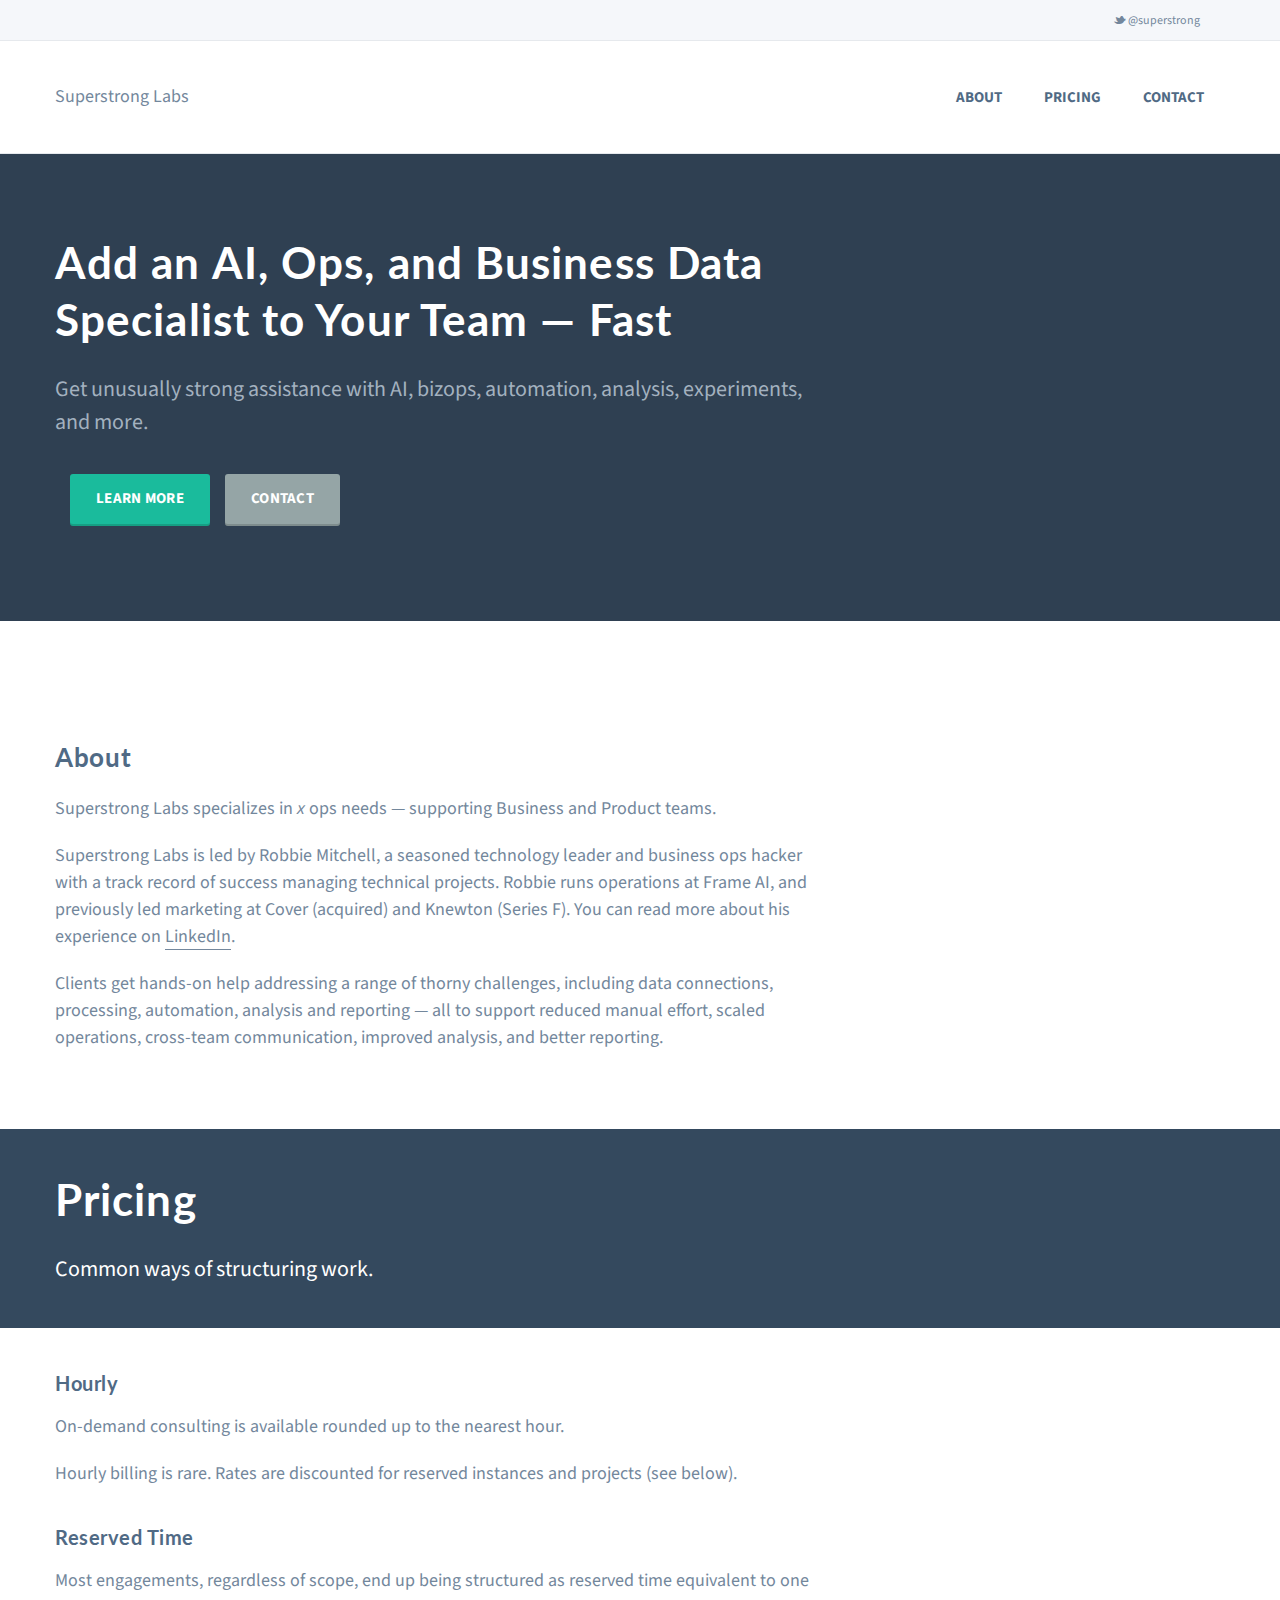
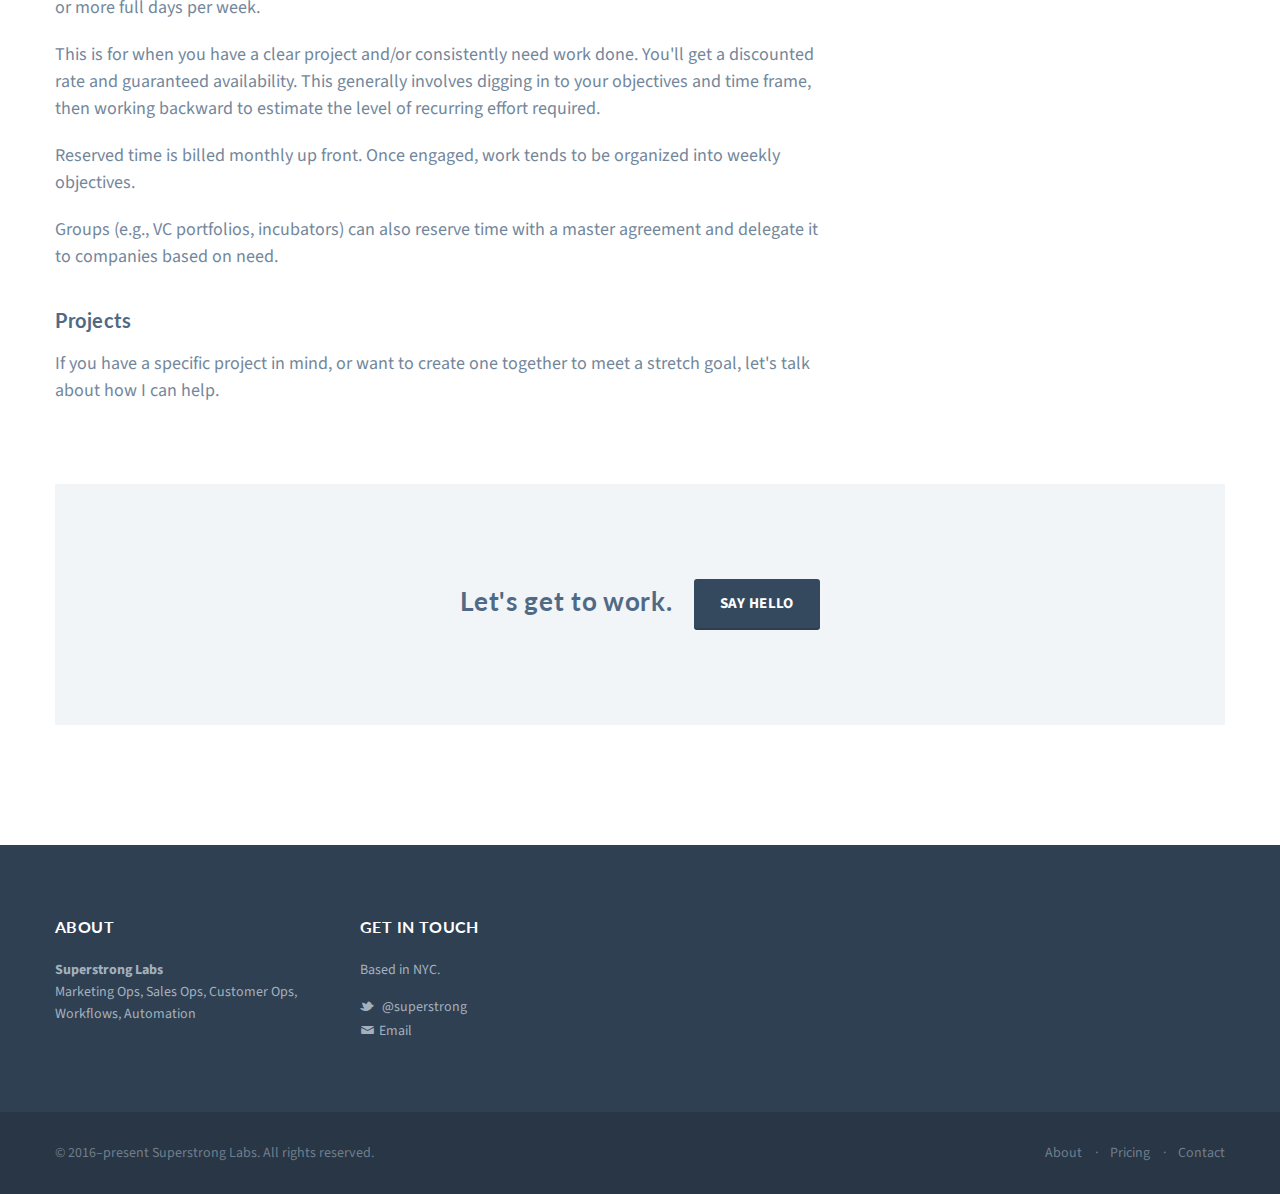
<file: index.html>
<!DOCTYPE html>

<html lang="en">
  <head>
    <!-- Meta -->
    <meta charset="utf-8">
    <meta http-equiv="X-UA-Compatible" content="IE=edge">
    <meta name="viewport" content="width=device-width, initial-scale=1.0, user-scalable=no">
    
    <title>Superstrong Labs - AI, BizOps, Workflows, Automation</title>

    <meta name="description" content="Hire your own ops specialist to move data around, build automation workflows, and make it prsentable to others at your company. Founder-level execution and collaboration on demand.">
    <meta name="author" content="Robbie Mitchell">
    
    <!-- Bootstrap Core CSS -->
    <link href="assets/css/bootstrap.min.css" rel="stylesheet">
    
    <!-- Customizable CSS -->
    <link href="assets/css/main.css" rel="stylesheet" data-skrollr-stylesheet>
    <link href="assets/css/navy.css" rel="stylesheet" title="Color">
    
    <!-- Fonts -->
    <link href="http://fonts.googleapis.com/css?family=Lato:400,900,300,700" rel="stylesheet">
    <link href="http://fonts.googleapis.com/css?family=Source+Sans+Pro:400,700,400italic,700italic" rel="stylesheet">
    
    <!-- Icons/Glyphs -->
    <link href="assets/fonts/fontello.css" rel="stylesheet">
    
    <!-- Favicon -->
    <link rel="shortcut icon" href="assets/images/favicon.ico">
    
    <!-- HTML5 elements and media queries Support for IE8 : HTML5 shim and Respond.js -->
    <!--[if lt IE 9]>
      <script src="assets/js/html5shiv.js"></script>
      <script src="assets/js/respond.min.js"></script>
    <![endif]-->

  </head>
  
  <body id="top">
    
    <!-- ============================================================= HEADER ============================================================= -->
    
    <header>
      <div class="navbar">
        
        <div class="navbar-header">
          <div class="container">
            
            <ul class="info pull-right">
              <li><a href="https://twitter.com/superstrong" target="_blank"><i class="icon-twitter"></i> @superstrong</a></li>
            </ul><!-- /.info -->
            
            <!-- ============================================================= LOGO MOBILE ============================================================= -->
            
            <a class="navbar-brand" href="http://superstrongemail.com">Superstrong Labs</a>
            
            <!-- ============================================================= LOGO MOBILE : END ============================================================= -->
            
            <a class="btn responsive-menu pull-right" data-toggle="collapse" data-target=".navbar-collapse"><i class='icon-menu-1'></i></a>
            
          </div><!-- /.container -->
        </div><!-- /.navbar-header -->
        
        <div class="yamm">
          <div class="navbar-collapse collapse">
            <div class="container">
              
              <!-- ============================================================= LOGO ============================================================= -->
              
              <a class="navbar-brand scroll-to" href="http://superstrongemail.com">Superstrong Labs</a>
              
              <!-- ============================================================= LOGO : END ============================================================= -->
              
              
              <!-- ============================================================= MAIN NAVIGATION ============================================================= -->
              
              <ul class="nav navbar-nav pull-right">
              
                <li><a href="#about" class="scroll-to">About</a></li>
                <li><a href="#pricing" class="scroll-to">Pricing</a></li>
                <li><a data-toggle="modal" href="#contact">Contact</a></li>
                
              </ul><!-- /.nav -->
              
              <!-- ============================================================= MAIN NAVIGATION : END ============================================================= -->
              
            </div><!-- /.container -->
          </div><!-- /.navbar-collapse -->
        </div><!-- /.yamm -->
      </div><!-- /.navbar -->
    </header>
    
    <!-- ============================================================= HEADER : END ============================================================= -->
    
    
    <!-- ============================================================= MAIN ============================================================= -->
    
    <main>
      
      <!-- ============================================================= SECTION – WHO WE ARE ============================================================= -->
      
      <section class="dark-bg">
        <div class="container inner-top-sm inner-bottom-sm">
          
          <div class="row">
            <div class="col-md-8 col-sm-9">
              <header>
                <h1>Add an AI, Ops, and Business Data Specialist to Your Team &mdash; Fast</h1>
                <p>Get unusually strong assistance with AI, bizops, automation, analysis, experiments, and more.</p>
                <p><a href="#about" class="btn btn-large btn-green scroll-to">Learn More</a><a data-toggle="modal" href="#contact" class="btn btn-large btn-gray">Contact</a></p>
              </header>
            </div><!-- /.col -->
          </div><!-- /.row -->
        </div>
      </section>
        
      <section id="about">
        <div class="container inner-top inner-bottom-sm">
          <div class="row">

            <div class="col-md-8 col-sm-9">

              <h2>About</h2>

              <p>Superstrong Labs specializes in <em>x</em> ops needs &mdash; supporting Business and Product teams.</p>

              <p>Superstrong Labs is led by Robbie Mitchell, a seasoned technology leader and business ops hacker with a track record of success managing technical projects. Robbie runs operations at Frame AI, and previously led marketing at Cover (acquired) and Knewton (Series F). You can read more about his experience on <a href="http://bit.ly/robbiemitchell-li">LinkedIn</a>.</p>

              <p>Clients get hands-on help addressing a range of thorny challenges, including data connections, processing, automation, analysis and reporting &mdash; all to support reduced manual effort, scaled operations, cross-team communication, improved analysis, and better reporting.</p>

            </div>

          </div>
        </div>
      </section>

      <section id="pricing" class="tint-bg">
        <div class="container inner-top-xs inner-bottom-xs">
          <div class="row">
            <div class="col-md-8 col-sm-9">
              <header>
                <h2 class="banner">Pricing</h2>
                <p>Common ways of structuring work.</p>
              </header>
            </div>
          </div>
        </div>
      </section>

      <div class="section">
        <div class="container inner-top-xs inner-bottom-sm">
          <div class="row">

            <div class="col-md-8 col-sm-9">

              <h3>Hourly</h3>
              <p>On-demand consulting is available rounded up to the nearest hour.</p>
              <p>Hourly billing is rare. Rates are discounted for reserved instances and projects (see below).</p>

              <h3>Reserved Time</h3>
              <p>Most engagements, regardless of scope, end up being structured as reserved time equivalent to one or more full days per week.</p>
              <p>This is for when you have a clear project and/or consistently need work done. You'll get a discounted rate and guaranteed availability. This generally involves digging in to your objectives and time frame, then working backward to estimate the level of recurring effort required.</p>
              <p>Reserved time is billed monthly up front. Once engaged, work tends to be organized into weekly objectives.</p>
              <p>Groups (e.g., VC portfolios, incubators) can also reserve time with a master agreement and delegate it to companies based on need.</p>

              <h3>Projects</h3>
              <p>If you have a specific project in mind, or want to create one together to meet a stretch goal, let's talk about how I can help.</p>
            </div>
          </div>
        </div>
      </div>


      <!-- ============================================================= SECTION – GET STARTED ============================================================= -->
      
      <section id="get-started" class="inner-bottom">
        <div class="container inner-sm light-bg">
          <div class="row">
            <div class="col-md-8 col-sm-9 center-block text-center">
              <h2 class="single-block">Let's get to work. <a class="btn btn-large" data-toggle="modal" href="#contact">Say Hello</a></h2>
            </div><!-- /.col -->
          </div><!-- /.row -->
        </div><!-- /.container -->
      </section>
      
      <!-- ============================================================= SECTION – GET STARTED : END ============================================================= -->
      
    </main>
    
    <!-- ============================================================= MAIN : END ============================================================= -->
    
    
    <!-- ============================================================= FOOTER ============================================================= -->
    
    <footer class="dark-bg">
      <div class="container inner">
        <div class="row">
          
          <div class="col-md-3 col-sm-6 inner">
            <h4>About</h4>
            <a href="#top" class="scroll-to"><strong>Superstrong Labs</strong></a>
            <p>Marketing Ops, Sales Ops, Customer Ops, Workflows, Automation</p>
          </div><!-- /.col -->
          
          <div class="col-md-6 col-sm-6 inner">
            <h4>Get In Touch</h4>
            <p>Based in NYC.</p>
            <ul class="contacts">
              <li><a href="https://twitter.com/superstrong"><i class="icon-twitter contact"></i> @superstrong</a></li>
              <li><a data-toggle="modal" href="#contact"><i class="icon-mail contact"></i>Email</a></li>
            </ul><!-- /.contacts -->
          </div><!-- /.col -->
          
        </div><!-- /.row --> 
      </div><!-- .container -->
      
      <div class="footer-bottom">
        <div class="container inner">
          <p class="pull-left">© 2016&ndash;present Superstrong Labs. All rights reserved.</p>
          <ul class="footer-menu pull-right">
            <li><a href="#about" class="scroll-to">About</a></li>
            <li><a href="#pricing" class="scroll-to">Pricing</a></li>
            <li><a data-toggle="modal" href="#contact">Contact</a></li>
          </ul><!-- .footer-menu -->
        </div><!-- .container -->
      </div><!-- .footer-bottom -->
    </footer>
    
    <!-- ============================================================= FOOTER : END ============================================================= -->


    <!-- ============================================================= MODAL CONTACT============================================================= -->
    <div class="modal fade" id="contact" tabindex="-1" role="dialog" aria-labelledby="contact" aria-hidden="true">
      <div id="modal-size" class="modal-dialog modal-xs">
        <div class="modal-content">
          
          <div class="modal-header">
            <button type="button" id="close-modal" class="close" data-dismiss="modal" aria-label="Close"><span aria-hidden="true"><i class="icon-cancel-1"></i></span></button>
          </div><!-- /.modal-header -->
          
          <!-- ============================================================= MODAL CONTENT ============================================================= -->
          
          <div class="modal-body">
            
            <div class="container inner-xs">
              <div id="modal-form">
                <h2>Say Hi</h2>
                <p>Please email <span id="safe-email"></span></p>

              <div id="modal-form-mobile">
                <h2>Say Hi</h2>
                <p id="mobile-email"></p>
              </div>
            </div><!-- /.container -->
            
          </div><!-- /.modal-body -->
          
          <!-- ============================================================= MODAL CONTENT : END ============================================================= -->
          
          <!-- <div class="modal-footer">
            <button type="button" class="btn btn-default" data-dismiss="modal">Close</button>
          </div> --> <!-- /.modal-footer -->
          
        </div><!-- /.modal-content -->
      </div><!-- /.modal-dialog -->
    </div><!-- /.modal -->
  
    <!-- ============================================================= MODAL CONTACT : END ============================================================= -->
    
    <!-- JavaScripts placed at the end of the document so the pages load faster -->
    <script src="assets/js/jquery.min.js"></script>
    <script src="assets/js/jquery.easing.1.3.min.js"></script>
    <script src="assets/js/bootstrap.min.js"></script>
    <script src="assets/js/skrollr.min.js"></script>
    <script src="assets/js/skrollr.stylesheets.min.js"></script>
    <script src="assets/js/waypoints.min.js"></script>
    <script src="assets/js/waypoints-sticky.min.js"></script>
    <script src="assets/js/viewport-units-buggyfill.js"></script>
    <script src="assets/js/scripts.js"></script>
    <script src="assets/js/detectmobilebrowser.js"></script>

    <script type="text/javascript">
    !function(){var analytics=window.analytics=window.analytics||[];if(!analytics.initialize)if(analytics.invoked)window.console&&console.error&&console.error("Segment snippet included twice.");else{analytics.invoked=!0;analytics.methods=["trackSubmit","trackClick","trackLink","trackForm","pageview","identify","reset","group","track","ready","alias","page","once","off","on"];analytics.factory=function(t){return function(){var e=Array.prototype.slice.call(arguments);e.unshift(t);analytics.push(e);return analytics}};for(var t=0;t<analytics.methods.length;t++){var e=analytics.methods[t];analytics[e]=analytics.factory(e)}analytics.load=function(t){var e=document.createElement("script");e.type="text/javascript";e.async=!0;e.src=("https:"===document.location.protocol?"https://":"http://")+"cdn.segment.com/analytics.js/v1/"+t+"/analytics.min.js";var n=document.getElementsByTagName("script")[0];n.parentNode.insertBefore(e,n)};analytics.SNIPPET_VERSION="3.1.0";
    analytics.load("tyabgMo955IPAgI4ohzc3blx7pvs8dVp");
    analytics.page();
    }}();
    </script>

    <script type="text/javascript">
      // Change contact medium for mobile visitors
      if (jQuery.browser.mobile === true) {
          document.getElementById('modal-size').className = 'modal-dialog modal-xs';
          document.getElementById('modal-form').style.display = 'none';
          document.getElementById('modal-form-mobile').style.display = 'block';
          var emailE = 'superstrongemail.com';
          var emailE = ('inbound' + '@' + emailE);
          var mobileContact = 'Mobile visitors, please email me: <a href="mailto:' + emailE + '">' + emailE + '</a>';
          document.getElementById("mobile-email").innerHTML = mobileContact;
      } else
          var emailE = 'superstrongemail.com';
          var emailE = ('inbound' + '@' + emailE);
          var emailContact = '<a href="mailto:' + emailE + '">' + emailE + '</a>';
          document.getElementById("safe-email").innerHTML = emailContact;
      // When modal opens, set focus to first form field when 
      $('#contact').on('shown.bs.modal', function (e) {
          document.getElementById("full-name").focus();
        })
      // Identify non-mobile visitors
      $('#sayhi').submit(function(event) {
        event.preventDefault();
        var segmentId = analytics.user().id();
        var anonymousId = analytics.user().anonymousId();
        if (segmentId === null) {
            var userid = anonymousId;
        } else {
            var userid = segmentId;
        }
        var email = document.getElementById('email-address').value;
        var fullname = document.getElementById('full-name').value;
        analytics.identify(userid, {
            name: fullname,
            email: email
        });
        analytics.track('Made Contact', {
            source: 'Website Form'
        });
        document.getElementById('modal-form').style.display = 'none';
        document.getElementById('modal-success').style.display = 'block';
        document.getElementById('modal-size').className = 'modal-dialog modal-xs';
        setTimeout(newDrift, 2000);
        return false;
      });
      // Launch in-app chat
      function newDrift() {
        document.getElementById('close-modal').click();
        analytics.ready(function() {
          driftt.on('ready', function(api) {
            api.goToNewConversation();
            e.preventDefault();
          })
        })
      };
    </script>

  </body>
</html>
</file>
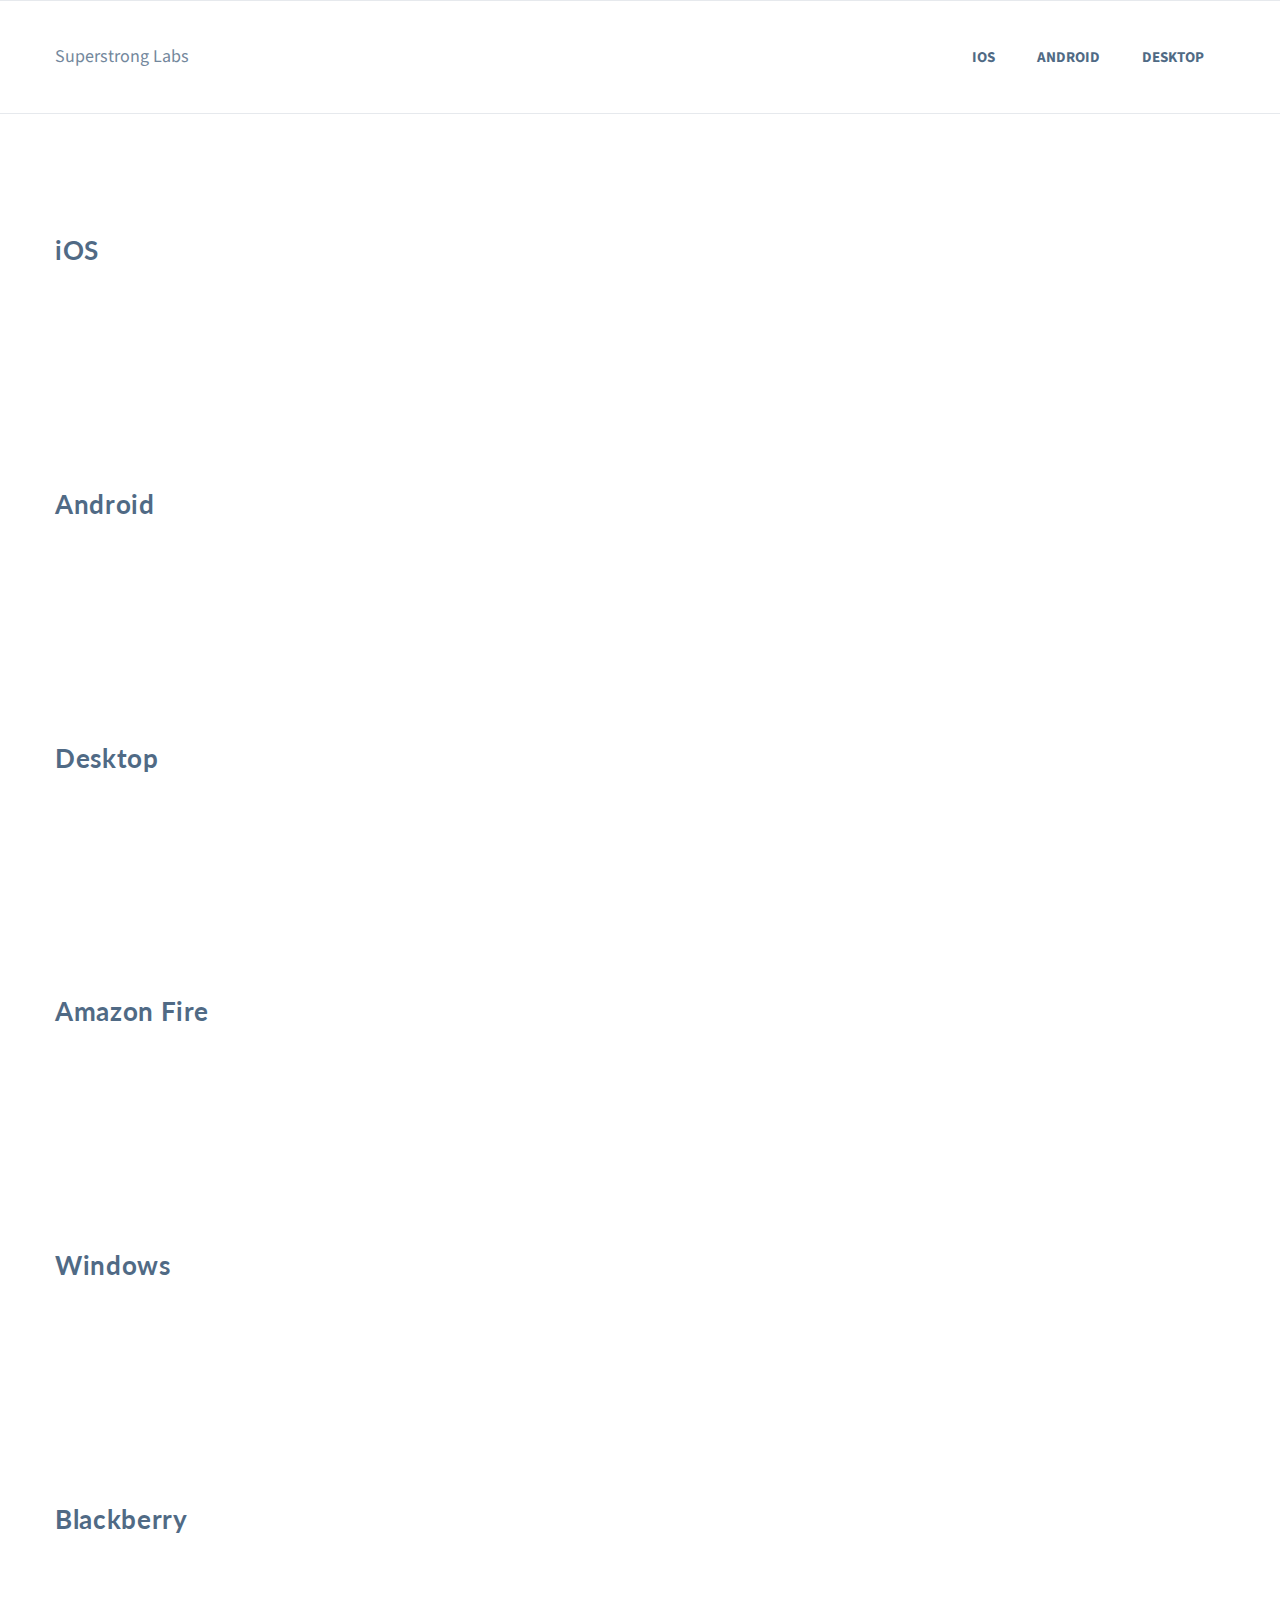
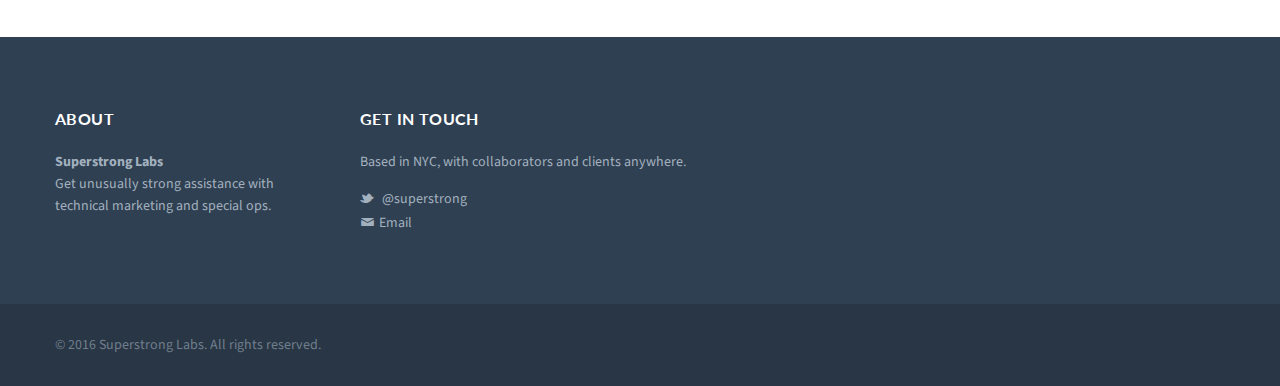
<file: land.html>
<!DOCTYPE html>

<html lang="en">
  <head>
    <!-- Meta -->
    <meta charset="utf-8">
    <meta http-equiv="X-UA-Compatible" content="IE=edge">
    <meta name="viewport" content="width=device-width, initial-scale=1.0, user-scalable=no">
    <meta name="robots" content="noindex">
    
    <title>Landing Page Tester</title>
    
    <!-- Bootstrap Core CSS -->
    <link href="assets/css/bootstrap.min.css" rel="stylesheet">
    
    <!-- Customizable CSS -->
    <link href="assets/css/main.css" rel="stylesheet" data-skrollr-stylesheet>
    <link href="assets/css/navy.css" rel="stylesheet" title="Color">
    
    <!-- Fonts -->
    <link href="http://fonts.googleapis.com/css?family=Lato:400,900,300,700" rel="stylesheet">
    <link href="http://fonts.googleapis.com/css?family=Source+Sans+Pro:400,700,400italic,700italic" rel="stylesheet">
    
    <!-- Icons/Glyphs -->
    <link href="assets/fonts/fontello.css" rel="stylesheet">
    
    <!-- Favicon -->
    <link rel="shortcut icon" href="assets/images/favicon.ico">
    
    <!-- HTML5 elements and media queries Support for IE8 : HTML5 shim and Respond.js -->
    <!--[if lt IE 9]>
      <script src="assets/js/html5shiv.js"></script>
      <script src="assets/js/respond.min.js"></script>
    <![endif]-->

    <style>
    section:target {
      background-color: #dff0d8;
    }
    </style>

  </head>
  
  <body id="top">
    
    <!-- ============================================================= HEADER ============================================================= -->
    
    <header>
      <div class="navbar">
        
        <div class="navbar-header">
          <div class="container">
            
            <!-- ============================================================= LOGO MOBILE ============================================================= -->
            
            <a class="navbar-brand" href="http://superstrongemail.com">Superstrong Labs</a>
            
            <!-- ============================================================= LOGO MOBILE : END ============================================================= -->
            
            <a class="btn responsive-menu pull-right" data-toggle="collapse" data-target=".navbar-collapse"><i class='icon-menu-1'></i></a>
            
          </div><!-- /.container -->
        </div><!-- /.navbar-header -->
        
        <div class="yamm">
          <div class="navbar-collapse collapse">
            <div class="container">
              
              <!-- ============================================================= LOGO ============================================================= -->
              
              <a class="navbar-brand scroll-to" href="http://superstrongemail.com">Superstrong Labs</a>
              
              <!-- ============================================================= LOGO : END ============================================================= -->
              
              
              <!-- ============================================================= MAIN NAVIGATION ============================================================= -->
              
              <ul class="nav navbar-nav pull-right">
              
                <li><a href="#ios" class="scroll-to">iOS</a></li>
                <li><a href="#android" class="scroll-to">Android</a></li>
                <li><a href="#desktop" class="scroll-to">Desktop</a></li>
                
              </ul><!-- /.nav -->
              
              <!-- ============================================================= MAIN NAVIGATION : END ============================================================= -->
              
            </div><!-- /.container -->
          </div><!-- /.navbar-collapse -->
        </div><!-- /.yamm -->
      </div><!-- /.navbar -->
    </header>
    
    <!-- ============================================================= HEADER : END ============================================================= -->
    
    
    <!-- ============================================================= MAIN ============================================================= -->
    
    <main>
        
      <section id="ios">
        <div class="container inner-top inner-bottom-sm">
          <div class="row">
            <div class="col-md-8 col-sm-9">
              <h2>iOS</h2>
            </div>
          </div>
        </div>
      </section>

      <section id="android">
        <div class="container inner-top inner-bottom-sm">
          <div class="row">
            <div class="col-md-8 col-sm-9">
              <h2>Android</h2>
            </div>
          </div>
        </div>
      </section>

      <section id="desktop">
        <div class="container inner-top inner-bottom-sm">
          <div class="row">
            <div class="col-md-8 col-sm-9">
              <h2>Desktop</h2>
            </div>
          </div>
        </div>
      </section>

      <section id="fire">
        <div class="container inner-top inner-bottom-sm">
          <div class="row">
            <div class="col-md-8 col-sm-9">
              <h2>Amazon Fire</h2>
            </div>
          </div>
        </div>
      </section>

      <section id="windows">
        <div class="container inner-top inner-bottom-sm">
          <div class="row">
            <div class="col-md-8 col-sm-9">
              <h2>Windows</h2>
            </div>
          </div>
        </div>
      </section>

      <section id="blackberry">
        <div class="container inner-top inner-bottom-sm">
          <div class="row">
            <div class="col-md-8 col-sm-9">
              <h2>Blackberry</h2>
            </div>
          </div>
        </div>
      </section>
      
    </main>
    
    <!-- ============================================================= MAIN : END ============================================================= -->
    
    
    <!-- ============================================================= FOOTER ============================================================= -->
    
    <footer class="dark-bg">
      <div class="container inner">
        <div class="row">
          
          <div class="col-md-3 col-sm-6 inner">
            <h4>About</h4>
            <a href="#top" class="scroll-to"><strong>Superstrong Labs</strong></a>
            <p>Get unusually strong assistance with technical marketing and special ops.</p>
          </div><!-- /.col -->
          
          <div class="col-md-6 col-sm-6 inner">
            <h4>Get In Touch</h4>
            <p>Based in NYC, with collaborators and clients anywhere.</p>
            <ul class="contacts">
              <li><a href="https://twitter.com/superstrong"><i class="icon-twitter contact"></i> @superstrong</a></li>
              <li><a data-toggle="modal" href="#contact"><i class="icon-mail contact"></i>Email</a></li>
            </ul><!-- /.contacts -->
          </div><!-- /.col -->
          
        </div><!-- /.row --> 
      </div><!-- .container -->
      
      <div class="footer-bottom">
        <div class="container inner">
          <p class="pull-left">© 2016 Superstrong Labs. All rights reserved.</p>
        </div><!-- .container -->
      </div><!-- .footer-bottom -->
    </footer>
    
    <!-- ============================================================= FOOTER : END ============================================================= -->

    
    <!-- JavaScripts placed at the end of the document so the pages load faster -->
    <script src="assets/js/jquery.min.js"></script>
    <script src="assets/js/jquery.easing.1.3.min.js"></script>
    <script src="assets/js/bootstrap.min.js"></script>
    <script src="assets/js/skrollr.min.js"></script>
    <script src="assets/js/skrollr.stylesheets.min.js"></script>
    <script src="assets/js/waypoints.min.js"></script>
    <script src="assets/js/waypoints-sticky.min.js"></script>
    <script src="assets/js/viewport-units-buggyfill.js"></script>
    <script src="assets/js/scripts.js"></script>
    <script src="assets/js/detectmobilebrowser.js"></script>

    <script type="text/javascript">
    !function(){var analytics=window.analytics=window.analytics||[];if(!analytics.initialize)if(analytics.invoked)window.console&&console.error&&console.error("Segment snippet included twice.");else{analytics.invoked=!0;analytics.methods=["trackSubmit","trackClick","trackLink","trackForm","pageview","identify","reset","group","track","ready","alias","page","once","off","on"];analytics.factory=function(t){return function(){var e=Array.prototype.slice.call(arguments);e.unshift(t);analytics.push(e);return analytics}};for(var t=0;t<analytics.methods.length;t++){var e=analytics.methods[t];analytics[e]=analytics.factory(e)}analytics.load=function(t){var e=document.createElement("script");e.type="text/javascript";e.async=!0;e.src=("https:"===document.location.protocol?"https://":"http://")+"cdn.segment.com/analytics.js/v1/"+t+"/analytics.min.js";var n=document.getElementsByTagName("script")[0];n.parentNode.insertBefore(e,n)};analytics.SNIPPET_VERSION="3.1.0";
    analytics.load("tyabgMo955IPAgI4ohzc3blx7pvs8dVp");
    analytics.page();
    }}();
    </script>

  </body>
</html>
</file>
<file: assets/css/main.css>
/*===================================================================================*/
/*	GENERAL
/*===================================================================================*/

*,
*:before,
*:after {
    -webkit-box-sizing: border-box;
    -moz-box-sizing: border-box;
    box-sizing: border-box;
}
:focus {
    outline: 0 !important;
}
figure {
    margin: 0;
    padding: 0;
}
figure img {
    width: 100%;
    height: auto;
}
figure :not(.icon-overlay) a:hover,
figure:not(.icon-overlay) > a:hover {
	opacity: .7;
}
img[src*=".svg"] {
	height: 100%; 
}
iframe {
    border: none;
}
* > p:last-child {
	padding-bottom: 0 !important;
	margin-bottom: 0 !important;
}
::selection {
    background: #AAF2E4; /* Safari */
    color: #506A85;
}
::-moz-selection {
    background: #AAF2E4; /* Firefox */
    color: #506A85;
}

body {
    font-family: 'Source Sans Pro', sans-serif;
    background-color: #283645;
    color: #73879C;
    font-size: 18px;
	line-height: 150%;
    -webkit-font-smoothing: antialiased;
    -webkit-text-size-adjust: 100%;
	/*-moz-osx-font-smoothing: grayscale;*/
	text-rendering: optimizeLegibility;
	overflow-x: hidden !important;
}
.skrollr body {
	height: auto !important;
}
.navbar,
main {
	background-color: #FFF;
}
.container {
    padding-right: 0;
    padding-left: 0;
}
p {
	margin-bottom: 20px;
}
p a {
	border-bottom: 1px solid #73879C;
}
p a:hover {
	border-color: transparent;
}
a {
    color: inherit;
    -webkit-transition: all 200ms ease-out;
       -moz-transition: all 200ms ease-out;
         -o-transition: all 200ms ease-out;
            transition: all 200ms ease-out;
}
a:hover,
a:focus {
    color: #1ABB9C;
    text-decoration: none;
}
h1,
h2,
h3,
h4,
h5,
h6 {
    font-family: 'Lato', sans-serif;
    font-weight: 700;
	letter-spacing: 0.025em;
    color: #506A85;
    margin-top: 0;
	/*word-wrap: break-word;*/
}
h1 {
    font-size: 44px;
    line-height: 130%;
    margin-bottom: 25px;
}
h2 {
    font-size: 26px;
    line-height: 130%;
    margin-bottom: 20px;
}
h3 {
    font-size: 20px;
    line-height: 150%;
    margin-bottom: 15px;
}
h4 {
    font-size: 16px;
    line-height: 150%;
    margin-bottom: 15px;
}
h5 {
    font-size: 14px;
    line-height: 160%;
    margin-bottom: 13px;
}
h6 {
    font-size: 12px;
    line-height: 160%;
    margin-bottom: 10px;
}
a .logo {
    -webkit-transition: all 200ms ease-out;
       -moz-transition: all 200ms ease-out;
         -o-transition: all 200ms ease-out;
            transition: all 200ms ease-out;
}
a:hover .logo {
	opacity: .6;
}
a.green:hover {
    background: #1ABB9C !important;
}
a.blue:hover {
    background: #3F8DBF !important;
}
a.red:hover {
    background: #FA6C65 !important;
}
a.orange:hover {
    background: #F27A24 !important;
}
a.purple:hover {
    background: #9B59B6 !important;
}
a.pink:hover {
    background: #D487BE !important;
}
a.navy:hover {
    background: #34495E !important;
}
a.gray:hover {
    background: #95A5A6 !important;
}
ol {
	position: relative;
	padding-left: 22px;
}
ul {
    list-style: none;
	position: relative;
	padding-left: 22px;
}
ul.arrowed li,
ul.circled li,
ol li {
	margin-bottom: 5px;
}
ul.arrowed li:before {
    font-family: 'fontello';
	font-size: 75%;
    font-weight: normal;
    color: #1ABB9C;
	vertical-align: baseline;
    content: '\e846';
	margin-top: 1px;
	margin-left: -20px;
	position: absolute;
}
ul.circled li:before {
    font-family: 'fontello-circle';
    content: '\e800';
    font-size: 8px;
    font-weight: normal;
    color: #1ABB9C;
    padding-top: 1px;
	margin-left: -20px;
    vertical-align: top;
	position: absolute;
}
ul.contacts {
	padding-left: 0;
}
ul.contacts li {
	margin-bottom: 5px;
}
footer ul.contacts li {
	margin-bottom: 2px;
}
.social-network {
	position: relative;
	z-index: 0;
	padding-top: 25px;
}
.social-network .social li {
	display: table-cell;
}
.social-network .social li a i {
	width: 55px;
	height: 80px;
	font-size: 20px;
}
#hero h1 {
	font-size: 78px;
	line-height: 110%;
	font-weight: 900;
	letter-spacing: .05em;
	text-transform: uppercase;
	margin-bottom: 0;
	-webkit-transition: font 200ms ease-out;
	   -moz-transition: font 200ms ease-out;
		 -o-transition: font 200ms ease-out;
			transition: font 200ms ease-out;
}
#hero #owl-main .caption h1.light-bg,
#hero #owl-main .caption h1.medium-bg,
#hero #owl-main .caption h1.dark-bg,
#hero #owl-main .caption h1.tint-bg {
	font-size: 73px;
}
#hero h4 {
	font-size: 33px;
	line-height: 120%;
}
#hero p {
	font-size: 24px;
	line-height: 150%;
	font-weight: 400;
	letter-spacing: .015em;
	text-transform: none;
	margin-top: 20px;
	margin-bottom: 0;
	-webkit-transition: font 200ms ease-out, margin 200ms ease-out;
	   -moz-transition: font 200ms ease-out, margin 200ms ease-out;
		 -o-transition: font 200ms ease-out, margin 200ms ease-out;
			transition: font 200ms ease-out, margin 200ms ease-out;
}
#hero .btn {
	margin-top: 60px;
	margin-bottom: 0;
	-webkit-transition: background 200ms ease-out, font 200ms ease-out, padding 200ms ease-out, margin 200ms ease-out;
	   -moz-transition: background 200ms ease-out, font 200ms ease-out, padding 200ms ease-out, margin 200ms ease-out;
		 -o-transition: background 200ms ease-out, font 200ms ease-out, padding 200ms ease-out, margin 200ms ease-out;
			transition: background 200ms ease-out, font 200ms ease-out, padding 200ms ease-out, margin 200ms ease-out;
}
#hero .btn-large {
	font-size: 18px;
	padding: 18px 70px 20px;
}
header p {
	font-size: 22px;
	line-height: 150%;
}

h2.banner {
    font-size: 44px;
    line-height: 130%;
    margin-bottom: 25px;
}

p + h2,
p + h3 {
	padding-top: 15px;
}
.text-small {
	font-size: 16px;
	line-height: 160%;
}
.text-normal {
	font-size: inherit;
	line-height: inherit;
}
h2 + .text-small {
	margin-top: -5px;
}
header h2 + .text-small {
	margin-top: 0;
}
.post-title {
    margin: 0 0 15px 0;
}
h1.post-title {
    font-size: 22px;
    line-height: 24px;
}
.bordered .post-title {
    margin-bottom: 5px;
}
main header + * {
	margin-top: 35px !important;
}
.inner {
	padding-top: 120px;
	padding-bottom: 120px;
}
.inner-md {
	padding-top: 100px;
	padding-bottom: 100px;
}
.inner-sm {
	padding-top: 80px;
	padding-bottom: 80px;
}
.inner-xs {
	padding-top: 40px;
	padding-bottom: 40px;
}
.inner-top {
	padding-top: 120px;
}
.inner-top-md {
	padding-top: 100px;
}
.inner-top-sm {
	padding-top: 80px;
}
.inner-top-xs {
	padding-top: 40px;
}
.inner-bottom {
	padding-bottom: 120px;
}
.inner-bottom-md {
	padding-bottom: 100px;
}
.inner-bottom-sm {
	padding-bottom: 80px;
}
.inner-bottom-xs {
	padding-bottom: 40px;
}
.inner-left {
	padding-left: 75px;
}
.inner-left-md {
	padding-left: 60px;
}
.inner-left-sm {
	padding-left: 45px;
}
.inner-left-xs {
	padding-left: 30px;
}
.inner-right {
	padding-right: 75px;
}
.inner-right-md {
	padding-right: 60px;
}
.inner-right-sm {
	padding-right: 45px;
}
.inner-right-xs {
	padding-right: 30px;
}
.outer {
	margin-top: 120px;
	margin-bottom: 120px;
}
.outer-md {
	margin-top: 100px;
	margin-bottom: 100px;
}
.outer-sm {
	margin-top: 80px;
	margin-bottom: 80px;
}
.outer-xs {
	margin-top: 40px;
	margin-bottom: 40px;
}
.outer-top {
	margin-top: 120px;
}
.outer-top-md {
	margin-top: 100px;
}
.outer-top-sm {
	margin-top: 80px;
}
.outer-top-xs {
	margin-top: 40px;
}
.outer-bottom {
	margin-bottom: 120px;
}
.outer-bottom-md {
	margin-bottom: 100px;
}
.outer-bottom-sm {
	margin-bottom: 80px;
}
.outer-bottom-xs {
	margin-bottom: 40px;
}
.center-block {
	float: none;
}
.height-xs {
	height: 30vh;
}
.height-sm {
	height: 44vh;
}
.height-md {
	height: 61vh;
}
.height-lg {
	height: 90vh;
}
.dropcap {
	float: left;
	display: inline-block;
	width: 44px;
	height: 44px;
	background: #F2F5F7;
	font-size: 28px;
	font-weight: 700;
	line-height: 44px;
	text-align: center;
	color: #506A85;
	margin: 6px 15px 0 0;
}
.dropcap-lg {
	float: left;
	display: inline-block;
	width: 70px;
	height: 70px;
	background: #F2F5F7;
	font-size: 48px;
	font-weight: 700;
	line-height: 70px;
	text-align: center;
	color: #506A85;
	margin: 6px 15px 0 0;
}
blockquote {
    padding: 0;
    margin: 0;
    border: none;
}
blockquote p {
    font-size: 22px;
    line-height: 160%;
	font-style: italic;
}
blockquote footer,
blockquote small,
blockquote .small {
	color: #506A85;
	font-size: 14px;
	line-height: 150%;
	font-weight: 700;
}
blockquote footer:before,
blockquote small:before,
blockquote .small:before,
blockquote footer:after,
blockquote small:after,
blockquote .small:after {
	content: '';
	display: inline-block;
	width: 20px;
	height: 1px;
	background-color: #506A85;
	margin-bottom: .28em;
}
blockquote footer:before,
blockquote small:before,
blockquote .small:before {
	margin-right: 10px;
}
blockquote footer:after,
blockquote small:after,
blockquote .small:after {
	margin-left: 10px;
}
hr {
    border: 0;
    border-bottom: 1px solid #CED7E0;
    margin: 60px 0;
}
.map iframe {
    display: block;
    max-width: 100%;
}
h1 + figure,
p + figure {
	padding-top: 15px;
}
h2 + figure,
h3 + figure,
h2 + .thumbs,
h3 + .thumbs,
h2 + .thumb,
h3 + .thumb {
	padding-top: 10px;
}
h4 + figure {
	padding-top: 5px;
}
h2 + .owl-carousel,
p + .owl-carousel,
h2 + .panel-group,
p + .panel-group {
	padding-top: 20px;
}
figure figcaption {
	font-size: 14px;
	line-height: 150%;
}
figure figcaption h4 {
	margin-bottom: 10px;
}
figure * + figcaption {
	padding-top: 20px;
}
figure + *,
.thumb + figure {
	padding-top: 25px;
}
.classic-blog figure + * {
	padding-top: 35px;
}
figure.post-media + * {
	padding-top: 0;
}
.member .icon-overlay {
	display: inline-block;
}
.member .icon-overlay span {
	border-radius: 50%;
}
.member .img-circle {
	max-width: 200px;
	max-height: 200px;
}
.member .member-image {
	position: relative;
}
.member figcaption {
	position: relative;
	padding-top: 35px;
	z-index: 0;
}
.member figcaption.bordered {
	padding: 20px 15px 15px;
}
.member figcaption h2 span,
.member figcaption h3 span {
	display: block;
	font-family: 'Source Sans Pro', sans-serif;
	font-weight: 400;
	letter-spacing: 0.015em;
}
.member figcaption h3 {
	font-size: 16px;
	line-height: 130%;
	margin-bottom: 10px;
}
.member figcaption h2 span {
	font-size: 18px;
	line-height: 140%;
	margin-top: 5px;
}
.member figcaption h3 span {
	font-size: 14px;
	line-height: 120%;
	margin-top: 4px;
}
.member figcaption blockquote {
	font-size: 16px;
	font-style: italic;
	line-height: 160%;
	margin-bottom: 20px;
}
.member figcaption blockquote:before {
	display: inline;
	position: relative;
	content: "\201C";
	font-family: inherit;
	font-size: inherit;
	margin-right: 2px;
}
.member figcaption blockquote:after {
	content: "\201D";
	margin-left: 2px;
}
.member .social {
	display: inline-block;
}
.member .social li {
	display: table-cell;
}
.member .social li a i {
	width: 33px;
	height: 45px;
	font-size: 15px;
}
.member .text-overlay .info .social li a i {
	color: #FFF;
}
.member .text-overlay .info .social li a:hover .icon-s-facebook {
    color: #3B5998;
    color: #4668B3;
}
.member .text-overlay .info .social li a:hover .icon-s-gplus {
    color: #DD4B39;
    color: #DE5745;
}
.member .text-overlay .info .social li a:hover .icon-s-twitter {
    color: #00ACED;
    color: #2FBBED;
}
.member .text-overlay .info .social li a i:after {
	background: #FFF;
}
.img-bg,
.img-bg-center {
	background-position: center !important;
	background-size: cover;
}
.img-bg-top {
	background-position: top !important;
	background-size: cover;
}
.img-bg-bottom {
	background-position: bottom !important;
	background-size: cover;
}
.img-bg-soft,
.img-bg-softer {
	background-position: center;
	position: relative;
}
.img-bg-soft:before,
.img-bg-softer:before {
	content: "";
	position: absolute;
	top: 0;
	left: 0;
	width: 100%;
	height: 100%;
}
.light-bg.img-bg-soft:before {
	background-color: #F2F5F7;
	opacity: .66;
}
.dark-bg.img-bg-soft:before {
	background-color: #2F4052;
	opacity: .57;
}
.tint-bg.img-bg-soft:before {
	background-color: #1ABB9C;
	opacity: .84;
}
.light-bg.img-bg-softer:before {
	background-color: #F2F5F7;
	opacity: .95;
}
.dark-bg.img-bg-softer:before {
	background-color: #2F4052;
	opacity: .97;
}
.tint-bg.img-bg-softer:before {
	background-color: #1ABB9C;
	opacity: .96;
}
.screen-container {
	position: relative;
	width: 100%;
	height: auto !important;
	background: url("../images/art/screen-container.png") no-repeat top / 100%;
	overflow: hidden;
}
.screen-container:before{
	content: "";
	display: block;
	padding-top: 47%;
}
.screen-container .tab-content {
	position: absolute;
	top: 0;
	right: 0;
	bottom: 0;
	left: 0;
	padding: 5% 4.5%;
	padding-bottom: 0;
}
.sidelines {
	position: relative;
	line-height: 100%;
	border-bottom: 1px solid #CED7E0;
	margin-top: -.35em;
	margin-bottom: 1.5em;
}
.sidelines span {
	position: relative;
	top: .5em;
	background: #FFF;
	padding: 0 .5em 0 0;
}
.sidelines.text-right span,
.text-right .sidelines span {
	padding: 0 0 0 .5em;
}
.sidelines.text-center span,
.text-center .sidelines span {
	padding: 0 .5em;
}
.team-headline.sidelines {
	margin-top: -20px;
	margin-bottom: 40px;
}
.light-bg .sidelines {
	border-color: #BCC7D1;
}
.light-bg .sidelines span {
	background: #F2F5F7;
}
.dark-bg .sidelines {
	border-color: #73879C;
}
.dark-bg .sidelines span {
	background: #2F4052;
}
.video-container {
	position: relative;
	padding-bottom: 56.25%;
	height: 0;
	overflow: hidden;
}
.video-container iframe,
.video-container object,
.video-container embed {
	position: absolute;
	top: 0;
	left: 0;
	width: 100%;
	height: 100%;
}
iframe + iframe {
    margin-top: 10px;
}
.isotope, .owl-carousel .owl-wrapper-outer {
	z-index: 0;
}
.green-bg {
    background-color: #1ABB9C !important;
	color: #FFF !important;
	padding: 2px 8px 4px;
	margin-top: -2px;
}
.blue-bg {
    background-color: #3F8DBF !important;
	color: #FFF !important;
	padding: 2px 8px 4px;
	margin-top: -2px;
}
.red-bg {
    background-color: #FA6C65 !important;
	color: #FFF !important;
	padding: 2px 8px 4px;
	margin-top: -2px;
}
.orange-bg {
    background-color: #F27A24 !important;
	color: #FFF !important;
	padding: 2px 8px 4px;
	margin-top: -2px;
}
.purple-bg {
    background-color: #9B59B6 !important;
	color: #FFF !important;
	padding: 2px 8px 4px;
	margin-top: -2px;
}
.pink-bg {
    background-color: #D487BE !important;
	color: #FFF !important;
	padding: 2px 8px 4px;
	margin-top: -2px;
}
.navy-bg {
    background-color: #34495E !important;
	color: #FFF !important;
	padding: 2px 8px 4px;
	margin-top: -2px;
}
.gray-bg {
    background-color: #95A5A6 !important;
	color: #FFF !important;
	padding: 2px 8px 4px;
	margin-top: -2px;
}
.light-bg {
    background-color: #F2F5F7;
}
.dark-bg {
    background-color: #2F4052;
}
.dark-bg,
.dark-bg p,
.dark-bg .item-details li:before {
    color: #A3B1BF;
}
.dark-bg h1,
.dark-bg h2,
.dark-bg h3,
.dark-bg h4 {
    color: #FFF;
}
.dark-bg .widget h1,
.dark-bg .widget h2,
.dark-bg .widget h3,
.dark-bg .widget h4 {
    color: #FFF;
}
.tint-bg {
    background-color: #1ABB9C;
	color: #FFF;
	padding: 2px 8px;
	margin-top: -2px;
}
.tint-bg,
.tint-bg h1,
.tint-bg h2,
.tint-bg h3,
.tint-bg h4,
.tint-bg p,
.tint-bg .item-details li:before,
.tint-bg .icon i.icn {
    color: #FFF;
}
.tint-bg a:hover {
    color: #506A85;
}
.light-color,
.light-color .dark-bg {
	color: #FFF !important;
}
.medium-color {
	color: #A3B1BF !important;
}
.dark-color {
	color: #506A85 !important;
}
.tint-color {
	color: #1ABB9C !important;
}
.green {
    color: #1ABB9C !important;
}
.blue {
    color: #3F8DBF !important;
}
.red {
    color: #FA6C65 !important;
}
.pink {
    color: #D487BE !important;
}
.purple {
    color: #9B59B6 !important;
}
.orange {
    color: #F27A24 !important;
}
.navy {
    color: #34495E !important;
}
.gray {
    color: #95A5A6 !important;
}
.icon {
    display: inline-block;
	margin-bottom: 20px;
    -webkit-transition: all 200ms ease-out;
       -moz-transition: all 200ms ease-out;
         -o-transition: all 200ms ease-out;
            transition: all 200ms ease-out;
}
.icon.circle {
	padding: 30px;
	border: 1px solid #1ABB9C;
	border-radius: 50%;
}
.icon.circle.xs {
	padding: 15px;
}
.icon.circle.sm {
	padding: 20px;
}
.icon.circle.lg {
	padding: 35px;
}
.icon i.icn {
    display: block;
    color: #1ABB9C;
    font-size: 65px;
    line-height: 100%;
    -webkit-transition: all 200ms ease-out;
       -moz-transition: all 200ms ease-out;
         -o-transition: all 200ms ease-out;
            transition: all 200ms ease-out;
}
.icon i.icn.xs {
	font-size: 20px;
}
.icon i.icn.sm {
	font-size: 35px;
}
.icon i.icn.lg {
	font-size: 85px;
}
i.contact {
    margin-right: 5px;
    width: auto;
    height: auto;
    line-height: 18px;
}
.tagcloud {
    line-height: 25px;
}
footer {
	font-size: 14px;
	line-height: 22px;
}
footer.dark-bg {
    color: #A3B1BF;
}
footer .inner {
	padding-top: 45px;
	padding-bottom: 35px;
}
footer .container > .row {
	margin-left: -25px;
	margin-right: -25px;
}
footer .row .inner {
	padding: 25px;
}
footer .logo {
	height: auto;
	max-height: 100%;
}
footer h4 {
	text-transform: uppercase;
	margin-bottom: 20px;
}
footer p {
	margin-bottom: 15px;
}
.footer-menu {
    padding: 0;
    margin: 0;
    list-style: none;
}
.footer-menu li {
    display: inline;
    padding-left: 10px;
}
.footer-menu li:before {
    display: inline-block;
    content: "·";
    padding-right: 12px;
}
.footer-menu li:first-child:before {
    display: none;
}
.footer-bottom {
    background: #283645;
	color: #707E8C;
}
.footer-bottom .container.inner {
    padding-top: 30px;
	padding-bottom: 30px;
}
.footer-bottom p,
.footer-bottom a {
	color: #707E8C;
}
.footer-bottom p {
    padding: 0;
    margin: 0;
}
.meta,
.more {
    font-size: 14px;
    font-weight: 400;
	line-height: 160%;
	cursor: default;
}
.meta span:before {
    display: inline-block;
    content: "|";
    padding: 0 10px 0 7px;
}
.meta span:first-child:before {
    display: none;
    padding: 0;
}
.meta a {
    display: inline !important;
}
.meta a:hover,
.more:hover {
    color: #1ABB9C;
}
.meta.tags a:before {
    content: "#";
    display: inline-block;
}
.bordered .info {
    text-align: center;
}
.bordered .info h3,
.bordered .info h4 {
	margin-bottom: 5px;
}
.bordered .info h3 a,
.bordered .info h4 a {
    color: #506A85;
}
.bordered .info h3 a:hover,
.bordered .info h4 a:hover {
	color: #1ABB9C;
}
.bordered .info p {
	font-size: 14px;
	line-height: 22px;
	margin-bottom: 0;
}
.bordered {
    border: 1px solid #E6E9ED;
	border-bottom-width: 2px;
	border-radius: 3px;
    padding: 25px;
    background: #F5F7FA;
}
.light-bg .bordered {
	background: #FFF;
}
.dark-bg .bordered .info h3,
.dark-bg .bordered .info h4,
.tint-bg .bordered .info h3,
.tint-bg .bordered .info h4 {
	color: #506A85;
}
.dark-bg .bordered .info p,
.tint-bg .bordered .info p {
	color: #73879C;
}
.no-top-border {
    border-top: none;
	border-top-left-radius: 0;
	border-top-right-radius: 0;
}
.border {
	border: 1px solid #CED7E0;
}
.border-top-lg,
.border-top-md,
.border-top-sm,
.border-top-xs,
.border-top {
	border-top: 1px solid #CED7E0;
}
.border-right-lg,
.border-right-md,
.border-right-sm,
.border-right-xs,
.border-right {
	border-right: 1px solid #CED7E0;
}
.border-bottom-lg,
.border-bottom-md,
.border-bottom-sm,
.border-bottom-xs,
.border-bottom {
	border-bottom: 1px solid #CED7E0;
}
.border-left-lg,
.border-left-md,
.border-left-sm,
.border-left-xs,
.border-left {
	border-left: 1px solid #CED7E0;
}
.border-lg,
.border-top-lg,
.border-right-lg,
.border-bottom-lg,
.border-left-lg {
	border-width: 20px;
}
.border-md,
.border-top-md,
.border-right-md,
.border-bottom-md,
.border-left-md {
	border-width: 10px;
}
.border-sm,
.border-top-sm,
.border-right-sm,
.border-bottom-sm,
.border-left-sm {
	border-width: 5px;
}
.border-xs,
.border-top-xs,
.border-right-xs,
.border-bottom-xs,
.border-left-xs {
	border-width: 3px;
}
.light-bg .border,
.light-bg .border-lg,
.light-bg .border-md,
.light-bg .border-sm,
.light-bg .border-xs,
.light-bg .border-top-lg,
.light-bg .border-top-md,
.light-bg .border-top-sm,
.light-bg .border-top-xs,
.light-bg .border-top,
.light-bg .border-right-lg,
.light-bg .border-right-md,
.light-bg .border-right-sm,
.light-bg .border-right-xs,
.light-bg .border-right,
.light-bg .border-bottom-lg,
.light-bg .border-bottom-md,
.light-bg .border-bottom-sm,
.light-bg .border-bottom-xs,
.light-bg .border-bottom,
.light-bg .border-left-lg,
.light-bg .border-left-md,
.light-bg .border-left-sm,
.light-bg .border-left-xs,
.light-bg .border-left {
	border-color: #BCC7D1;
}
.dark-bg .border,
.dark-bg .border-lg,
.dark-bg .border-md,
.dark-bg .border-sm,
.dark-bg .border-xs,
.dark-bg .border-top-lg,
.dark-bg .border-top-md,
.dark-bg .border-top-sm,
.dark-bg .border-top-xs,
.dark-bg .border-top,
.dark-bg .border-right-lg,
.dark-bg .border-right-md,
.dark-bg .border-right-sm,
.dark-bg .border-right-xs,
.dark-bg .border-right,
.dark-bg .border-bottom-lg,
.dark-bg .border-bottom-md,
.dark-bg .border-bottom-sm,
.dark-bg .border-bottom-xs,
.dark-bg .border-bottom,
.dark-bg .border-left-lg,
.dark-bg .border-left-md,
.dark-bg .border-left-sm,
.dark-bg .border-left-xs,
.dark-bg .border-left {
	border-color: #73879C;
}
.tint-bg .border,
.tint-bg .border-lg,
.tint-bg .border-md,
.tint-bg .border-sm,
.tint-bg .border-xs,
.tint-bg .border-top-lg,
.tint-bg .border-top-md,
.tint-bg .border-top-sm,
.tint-bg .border-top-xs,
.tint-bg .border-top,
.tint-bg .border-right-lg,
.tint-bg .border-right-md,
.tint-bg .border-right-sm,
.tint-bg .border-right-xs,
.tint-bg .border-right,
.tint-bg .border-bottom-lg,
.tint-bg .border-bottom-md,
.tint-bg .border-bottom-sm,
.tint-bg .border-bottom-xs,
.tint-bg .border-bottom,
.tint-bg .border-left-lg,
.tint-bg .border-left-md,
.tint-bg .border-left-sm,
.tint-bg .border-left-xs,
.tint-bg .border-left {
	border-color: #FFF;
}
.last-bottom {
	padding-bottom: 0 !important;
	margin-bottom: 0 !important;
}
.last-right {
	padding-right: 0 !important;
	margin-right: 0 !important;
}
.reset-margin {
	margin: 0;
}
.reset-margin-left {
	margin-left: 0;
}
.reset-margin-right {
	margin-right: 0;
}
.reset-padding {
	padding: 0;
}
.reset-padding-left {
	padding-left: 0;
}
.reset-padding-right {
	padding-right: 0;
}
.single-block {
	padding: 0;
	border: 0;
	margin: 0;
}
h1 + .single-line,
h2 + .single-line,
h3 + .single-line,
h4 + .single-line {
	margin-top: -.5em;
}
.img-intext {
    margin-bottom: 20px;
}
aside {
	font-size: 16px;
	line-height: 160%;
}
aside p {
	margin-bottom: 15px;
}
aside .txt-btn {
	font-size: 100%;
}
aside .thumb figure {
	margin: 0;
}
.thumbs.no-gap {
	margin-left: 0;
	margin-right: 0;
}
.thumbs.no-gap .thumb {
	padding: 0;
}
.thumbs.gap-xs {
	margin-left: -5px;
	margin-right: 0;
}
.thumbs.gap-xs .thumb {
	padding: 0 0 5px 5px;
}
.thumbs.gap-sm {
	margin-left: -10px;
	margin-right: 0;
}
.thumbs.gap-sm .thumb {
	padding: 0 0 10px 10px;
}
.thumbs.gap-md {
	margin-left: -20px;
	margin-right: 0;
}
.thumbs.gap-md .thumb {
	padding: 0 0 20px 20px;
}
.thumbs.gap-lg {
	margin-left: -30px;
	margin-right: 0;
}
.thumbs.gap-lg .thumb {
	padding: 0 0 30px 30px;
}


/*===================================================================================*/
/*	HEADER
/*===================================================================================*/

.navbar .container {
	display: table;
    padding: 0;
}
.navbar {
    margin: 0;
    border-radius: 0;
    border: none;
    position: relative;
    z-index: 8000;
    min-height: inherit;
}
.navbar ul {
	list-style: none;
}
.navbar-brand {
	float: none;
	display: table-cell;
	vertical-align: middle;
    padding: 0;
	max-width: 300px;
}
.navbar-brand img {
	max-height: 40px;
}
.navbar-header .navbar-brand {
	display: none;
}
.navbar-header {
    float: none !important;
	position: relative;
	background: #F5F7FA;
	border-bottom: 1px solid #E6E9ED;
	z-index: 0;
}
.navbar-header li,
.navbar-header a {
	display: table-cell;
	vertical-align: middle;
	height: 40px;
}
.navbar-collapse {
    position: relative;
    background-color: #FFF;
	width: 100%;
	padding-top: 30px;
	padding-bottom: 30px;
	border-bottom: 1px solid #E6E9ED;
}
.navbar-collapse.collapse.stuck {
	position: fixed;
	top: 0;
	padding-top: 0;
	padding-bottom: 0;
	-webkit-box-shadow: 0 10px 10px rgba(0,0,0,0.1);
	   -moz-box-shadow: 0 10px 10px rgba(0,0,0,0.1);
			box-shadow: 0 10px 10px rgba(0,0,0,0.1);
}
.navbar-collapse.collapse.stuck .navbar-brand img {
	max-height: 20px;
}
.navbar-nav {
	float: none;
	display: table-cell;
	vertical-align: middle;
	padding-left: 30px;
    margin: 0;
}
.navbar-nav > li > a {
	font-size: 15px;
	line-height: 20px;
	font-weight: 700;
	text-transform: uppercase;
	color: #506A85;
	padding: 15px 20px;
	border: 1px solid rgba(255,255,255,0);
	border-radius: 3px;
	bottom: -1px;
	z-index: 1;
}
.navbar-nav > li.dropdown > a {
	border-bottom: none;
	border-bottom-left-radius: 0;
	border-bottom-right-radius: 0;
}
.skrollable-after .navbar-nav > li > a {
	border-radius: 0;
	margin-top: -1px;
}
.nav > li.active > a {
    color: #1ABB9C;
}
.nav > li > a:focus {
    background-color: transparent;
    border-color: transparent;
}
.nav > li > a:hover {
    background-color: #F5F7FA;
    border-color: #E6E9ED;
    color: #1ABB9C;
}
.navbar .dropdown-menu {
    padding: 0;
    margin: 0;
    width: 210px;
    background: #F5F7FA;
	border: none;
	border: 1px solid #E6E9ED;
	border-bottom-width: 2px;
	border-bottom-color: #CED2D6;
    -webkit-border-radius: 3px !important;
       -moz-border-radius: 3px !important;
            border-radius: 3px !important;
	-webkit-border-top-left-radius: 0 !important;
	    -moz-border-radius-topleft: 0 !important;
		    border-top-left-radius: 0 !important;
	-webkit-box-shadow: 0 10px 10px rgba(0,0,0,0.15);
	   -moz-box-shadow: 0 10px 10px rgba(0,0,0,0.15);
	        box-shadow: 0 10px 10px rgba(0,0,0,0.15);
	z-index: 0;
}
.navbar .dropdown-menu:not(.yamm-dropdown-menu) li {
    background: transparent;
    border: none;
    border-top: 1px solid #E6E9ED;
}
.navbar .dropdown-menu:not(.yamm-dropdown-menu) li:first-child {
    border: none;
}
.navbar .dropdown-menu:not(.yamm-dropdown-menu) li a {
	line-height: 18px;
    padding: 13px 20px;
    color: #73879C;
    text-transform: uppercase;
    font-weight: 700;
	white-space: normal;
}
.navbar .dropdown-menu:not(.yamm-dropdown-menu) li a:hover,
.navbar .dropdown-menu:not(.yamm-dropdown-menu) li a.active {
    filter: none;
    background-color: #F5F7FA;
    color: #1ABB9C;
}
.navbar .nav .open > a,
.navbar .nav .open > a:hover,
.navbar .nav .open > a:focus {
    background-color: #F5F7FA;
    border-color: #E6E9ED;
}
.navbar .nav > li > .dropdown-menu:not(.yamm-dropdown-menu):after {
    display: none;
}
.navbar .nav > li > .dropdown-menu:not(.yamm-dropdown-menu):before {
    display: none;
}
.navbar .dropdown-submenu .dropdown-menu {
	top: -1px !important;
}
.navbar .dropdown-menu:not(.yamm-dropdown-menu) > li > a:hover,
.navbar .dropdown-menu:not(.yamm-dropdown-menu) > li > a:focus,
.navbar .dropdown-submenu:hover > a,
.navbar .dropdown-submenu:focus > a,
.navbar .dropdown-menu:not(.yamm-dropdown-menu) > .active > a,
.navbar .dropdown-menu:not(.yamm-dropdown-menu) > .active > a:hover,
.navbar .dropdown-menu:not(.yamm-dropdown-menu) > .active > a:focus {
    background: #1ABB9C;
    color: #FFF !important;
    filter: progid:DXImageTransform.Microsoft.gradient(enabled = false);
}
.navbar-header .info {
	padding-left: 0;
    margin: 0;
}
.navbar-header .info li {
    font-size: 12px;
    padding-right: 25px;
}
.navbar-header .info li a {
    font-size: 12px;
    color: #73879C;
}
.navbar-header .info a:hover {
    color: #1ABB9C;
}
.navbar-form {
    padding: 0;
    margin: 0;
}
.btn.responsive-menu {
    display: none;
	width: 40px;
	height: 40px;
    font-size: 15px;
    padding: 0;
    margin: 0;
}


/*===================================================================================*/
/*	MEGA MENU
/*===================================================================================*/

.yamm .nav,
.yamm .dropup,
.yamm .dropdown,
.yamm .collapse {
    position: static;
}
.yamm .navbar-inner,
.yamm .container {
    position: relative;
}
.yamm .dropdown-menu {
	top: auto;
    left: auto;
	-webkit-border-top-left-radius: 3px !important;
	    -moz-border-radius-topleft: 3px !important;
		    border-top-left-radius: 3px !important;
}
.yamm .dropdown-menu > li {
    display: block;
}
.yamm .nav.pull-right .dropdown-menu {
    right: 0;
}
.yamm .yamm-content {
	font-size: 14px;
	line-height: 22px;
    padding: 30px 40px;
	margin-left: -20px;
	margin-right: -20px;
}
.yamm .yamm-content .inner {
	padding: 0 20px;
}
.yamm .yamm-content li {
	line-height: inherit;
}
.yamm .yamm-content:before,
.yamm .yamm-content:after {
    display: table;
    content: "";
    line-height: 0;
}
.yamm .yamm-content:after {
    clear: both;
}
.yamm .nav > li > .dropdown-menu:after,
.yamm .nav > li > .dropdown-menu:before {
    display: none;
}
.yamm .yamm-content img {
    width: 100%;
}
.yamm .yamm-content a {
    color: inherit;
}
.yamm .yamm-content h4 {
	text-transform: uppercase;
	margin-bottom: 20px;
}
.yamm .yamm-content p {
	font-size: inherit;
	line-height: inherit;
    margin-bottom: 15px;
}
.yamm .yamm-content .btn {
	margin: 10px 0;
}
.yamm .yamm-content a:hover {
    color: #1ABB9C;
}
.yamm .dropdown.yamm-fullwidth .dropdown-menu {
    width: 100%;
    left: 0;
    right: 0;
}


/*===================================================================================*/
/*	BUTTONS
/*===================================================================================*/

#buttons .btn {
	margin: 5px 3px;
}
#buttons .btn-wrapper {
	margin: 30px 0;
}
.btn {
    color: #FFF !important;
    background: #1ABB9C;
    padding: 11px 20px 13px;
	margin: 15px 0;
	font-family: 'Source Sans Pro', sans-serif;
    font-weight: 700;
    font-size: 14px;
	letter-spacing: 0.02em;
    text-shadow: none;
    -webkit-font-smoothing: antialiased;
    border: none;
    text-transform: uppercase;
    -webkit-transition: all 200ms ease-out;
    -o-transition: all 200ms ease-out;
    -moz-transition: all 200ms ease-out;
    -webkit-border-radius: 3px;
    border-radius: 3px;
    -webkit-box-shadow: inset 0 -2px 0 rgba(0,0,0,0.15);
    -moz-box-shadow: inset 0 -2px 0 rgba(0,0,0,0.15);
    box-shadow: inset 0 -2px 0 rgba(0,0,0,0.15);
}
.btn-small {
    padding: 5px 13px 6px;
	font-size: 13px;
}
.btn-large {
    padding: 14px 26px 16px;
	font-size: 15px;
}
.btn.btn-green {
    background: #1ABB9C;
}
.btn.btn-blue {
    background: #3F8DBF;
}
.btn.btn-red {
    background: #FA6C65;
}
.btn.btn-pink {
    background: #D487BE;
}
.btn.btn-purple {
    background: #9B59B6;
}
.btn.btn-orange {
    background: #F27A24;
}
.btn.btn-navy {
    background: #34495E;
}
.btn.btn-gray {
    background: #95A5A6;
}
.btn:hover,
.btn:focus,
.btn:active,
.btn.active {
    background: #17A78B;
    color: #FFF !important;
    -webkit-transition: all 200ms ease-out;
    -o-transition: all 200ms ease-out;
    -moz-transition: all 200ms ease-out;
    -webkit-box-shadow: inset 0 -2px 0 rgba(0,0,0,0.15);
    -moz-box-shadow: inset 0 -2px 0 rgba(0,0,0,0.15);
    box-shadow: inset 0 -2px 0 rgba(0,0,0,0.15);
}
.btn-green:hover,
.btn-green:focus,
.btn-green:active,
.btn-green.active {
    background: #17A78B !important;
}
.btn-blue:hover,
.btn-blue:focus,
.btn-blue:active,
.btn-blue.active {
    background: #387EAA !important;
}
.btn-red:hover,
.btn-red:focus,
.btn-red:active,
.btn-red.active {
    background: #CF4C45 !important;
}
.btn-pink:hover,
.btn-pink:focus,
.btn-pink:active,
.btn-pink.active {
    background: #BD78A9 !important;
}
.btn-purple:hover,
.btn-purple:focus,
.btn-purple:active,
.btn-purple.active {
    background: #8A4FA2 !important;
}
.btn-orange:hover,
.btn-orange:focus,
.btn-orange:active,
.btn-orange.active {
    background: #D96716 !important;
}
.btn-navy:hover,
.btn-navy:focus,
.btn-navy:active,
.btn-navy.active {
    background: #2C3E50 !important;
}
.btn-gray:hover,
.btn-gray:focus,
.btn-gray:active,
.btn-gray.active {
    background: #859394 !important;
}
.tint-bg .btn {
    background: #FFF !important;
	color: #1ABB9C !important;
}
.tint-bg .btn:hover {
    background: #E9E9E9 !important;
    color: #506A85 !important;
}
.btn.share-facebook {
    background: #3d5b9b !important
}
.btn.share-facebook:hover {
    background: #334c8e !important
}
.btn.share-twitter {
    background: #5aa8cd !important
}
.btn.share-twitter:hover {
    background: #499ac8 !important
}
.btn.share-googleplus {
    background: #3b3b3b !important
}
.btn.share-googleplus:hover {
    background: #2e2e2e !important
}
.btn.share-pinterest {
    background: #c53942 !important
}
.btn.share-pinterest:hover {
    background: #bc2d32 !important
}
.btn-share-lg,
.btn-share-md,
.btn-share-sm,
.btn-share-xs {
	display: table;
	position: relative;
	z-index: 0;
	width: 100%;
	text-align: center;
}
.btn-share-lg i,
.btn-share-md i,
.btn-share-sm i,
.btn-share-xs i {
	display: table-cell;
	vertical-align: middle;
}
.btn-share-lg {
	height: 250px;
}
.btn-share-lg i {
	font-size: 80px;
}
.btn-share-md {
	height: 180px;
}
.btn-share-md i {
	font-size: 60px;
}
.btn-share-sm {
	height: 120px;
}
.btn-share-sm i {
	font-size: 40px;
}
.btn-share-xs {
	height: 80px;
}
.btn-share-xs i {
	font-size: 28px;
}
.btn-share-lg i:after,
.btn-share-md i:after,
.btn-share-sm i:after,
.btn-share-xs i:after {
	content: "";
	position: absolute;
	top: 0;
	left: 0;
	z-index: -1;
	width: 100%;
	height: 100%;
    -webkit-transition: all 200ms ease-out;
       -moz-transition: all 200ms ease-out;
         -o-transition: all 200ms ease-out;
            transition: all 200ms ease-out;
}
/*.btn-share-lg:hover i:after,
.btn-share-md:hover i:after,
.btn-share-sm:hover i:after,
.btn-share-xs:hover i:after {
	height: 100%;
}*/
.btn-share-lg:hover .icon-s-facebook:after,
.btn-share-md:hover .icon-s-facebook:after,
.btn-share-sm:hover .icon-s-facebook:after,
.btn-share-xs:hover .icon-s-facebook:after {
    background: #3B5998;
    background: #4668B3;
}
.btn-share-lg:hover .icon-s-gplus:after,
.btn-share-md:hover .icon-s-gplus:after,
.btn-share-sm:hover .icon-s-gplus:after,
.btn-share-xs:hover .icon-s-gplus:after {
    background: #DD4B39;
    background: #DE5745;
}
.btn-share-lg:hover .icon-s-twitter:after,
.btn-share-md:hover .icon-s-twitter:after,
.btn-share-sm:hover .icon-s-twitter:after,
.btn-share-xs:hover .icon-s-twitter:after {
    background: #00ACED;
    background: #2FBBED;
}
.btn-share-lg p,
.btn-share-md p,
.btn-share-sm p,
.btn-share-xs p {
	position: absolute;
	height: 1.1em;
	font-family: 'Lato', sans-serif;
	line-height: 100%;
	color: #FFF;
	margin: auto;
	opacity: 0;
}
.btn-share-lg p,
.btn-share-md p {
	top: 20px;
}
.btn-share-sm p,
.btn-share-xs p {
	top: 0;
	bottom: 0;
}
.btn-share-sm p {
	font-size: 16px;
}
.btn-share-xs p {
	font-size: 15px;
}
.btn-share-lg:hover p,
.btn-share-md:hover p,
.btn-share-sm:hover p,
.btn-share-xs:hover p {
	opacity: 1;
}
.btn-share-lg .name,
.btn-share-md .name,
.btn-share-sm .name,
.btn-share-xs .name {
	left: 25px;
}
.btn-share-lg .counter,
.btn-share-md .counter,
.btn-share-sm .counter,
.btn-share-xs .counter {
	right: 25px;
}
.btn-share-lg:hover,
.btn-share-md:hover,
.btn-share-sm:hover,
.btn-share-xs:hover {
	color: #FFF;
}
h1 .btn,
h2 .btn,
h3 .btn,
h4 .btn,
p .btn {
	margin-left: 15px;
}
.txt-btn {
	font-size: 105%;
	font-weight: 700;
}
.txt-btn:after {
	font-family: 'fontello';
	font-size: 75%;
	content: '\e846';
	margin-left: 7px;
    -webkit-transition: all 200ms ease-out;
       -moz-transition: all 200ms ease-out;
         -o-transition: all 200ms ease-out;
            transition: all 200ms ease-out;
}
.txt-btn:hover:after {
	margin-left: 12px;
}


/*===================================================================================*/
/*	SOCIAL ICONS
/*===================================================================================*/

.social {
    padding: 0;
    margin: 0;
}
.social li {
    font-family: 'fontello-social';
    margin-right: 4px;
}
.social li {
    position: relative;
}
.text-center .social li {
    margin: 0 2px;
}
.social li a {
    display: table;
	position: relative;
}
.social li a i {
    text-align: center;
    display: table-cell;
    vertical-align: middle;
    color: #73879C;
    width: 30px;
    height: 30px;
    font-size: 12px;
    -webkit-transition: all 200ms ease-out;
       -moz-transition: all 200ms ease-out;
         -o-transition: all 200ms ease-out;
            transition: all 200ms ease-out;
}
.social li a i:after {
	content: '';
	z-index: -1;
	position: absolute;
	width: 100%;
	height: 0;
	top: 0;
	left: 0;
    -webkit-transition: all 200ms ease-out;
       -moz-transition: all 200ms ease-out;
         -o-transition: all 200ms ease-out;
            transition: all 200ms ease-out;
}
.social li a:hover i {
	color: #FFF;
}
.social li a:hover i:after {
	height: 100%;
}
.social a .icon-s-facebook:after {
    background: #3B5998;
    background: #4668B3;
}
.social a .icon-s-gplus:after {
    background: #DD4B39;
    background: #DE5745;
}
.social a .icon-s-twitter:after {
    background: #00ACED;
    background: #2FBBED;
}
.social a .icon-s-pinterest:after {
    background: #CB2027;
    background: #D94348;
}
.social a .icon-s-behance:after {
    background: #1769FF;
    background: #3079FF;
}
.social a .icon-s-dribbble:after {
    background: #EA4C89;
    background: #EB6397;
}


/*===================================================================================*/
/*	TABS ON SIDE
/*===================================================================================*/

.tabs-side .etabs {
	float: left;
	width: 20%;
    padding: 0;
	margin: 0 -1px 0 0;
}
.tabs-side .tab {
	display: block;
	position: relative;
	z-index: 0;
}
.tabs-side .tab a {
    display: block;
	background: #F5F7FA;
    color: #506A85;
	font-size: 14px;
	line-height: 130%;
	font-weight: 700;
    text-transform: uppercase;
	padding: 15px;
    border: 1px solid #E6E9ED;
	border-right-color: #CED7E0;
    border-bottom: none;
	overflow: hidden;
}
.tabs-side .tab:first-child a {
	border-top-left-radius: 3px;
}
.tabs-side .tab:last-child a {
    border-bottom: 1px solid #E6E9ED;
	border-bottom-left-radius: 3px;
}
.tabs-side .tab a:hover {
	background: #1ABB9C;
	color: #FFF;
	border-color: #1ABB9C;
}
.tabs-side .tab:hover,
.tabs-side .tab.active {
	z-index: 2;
}
.tabs-side .tab.active a {
    background: #FFF !important;
	color: #1ABB9C;
    border-color: #CED7E0 !important;
    border-right-color: #FFF !important;
}
.tabs-side .tab.active + .tab a {
	border-top-color: #CED7E0;
}
.tabs-side .tab.active + .tab a:hover {
	border-top-color: #1ABB9C;
}
.tabs-side .tab a div {
	font-family: 'Lato', sans-serif;
	font-size: 40px;
	line-height: 100%;
	font-weight: 200;
	margin: -10px 0 5px;
}
.tabs-side.tab-container .panel-container {
	position: relative;
	z-index: 1;
	overflow: hidden;
	padding-left: 70px;
    border-left: 1px solid #CED7E0;
}
.tabs-side.tab-container .panel-container p {
    margin: 0;
    padding-bottom: 20px;
}


/*===================================================================================*/
/*	TABS ON TOP
/*===================================================================================*/

.tabs-top .etabs {
    padding: 0;
    margin: 0;
}
.tabs-top .etabs:after {
	content: '';
	display: block;
	position: relative;
	z-index: 1;
    border-top: 1px solid #CED7E0;
	margin-top: -1px;
}
.tabs-top .tab {
    display: inline-block;
	position: relative;
	z-index: 0;
	max-width: 40%;
	margin: 0 3px;
}
.tabs-top .tab a {
    display: inline-block;
	vertical-align: bottom;
	background: #F5F7FA;
    color: #506A85;
	font-size: 14px;
	line-height: 130%;
	font-weight: 700;
    text-transform: uppercase;
	padding: 15px;
    border: 1px solid #E6E9ED;
    border-bottom: none;
	border-top-left-radius: 3px;
	border-top-right-radius: 3px;
	overflow: hidden;
}
.tabs-top .tab a div {
	font-family: 'Lato', sans-serif;
	font-size: 40px;
	line-height: 100%;
	font-weight: 200;
	margin: -10px 0 5px;
}
.tabs-top .tab a:hover {
	background: #1ABB9C;
	color: #FFF;
	border-color: #1ABB9C;
}
.tabs-top .tab.active {
	z-index: 2;
}
.tabs-top .tab.active a {
    background: #FFF !important;
	color: #1ABB9C;
	border-color: #CED7E0 !important;
}
.tabs-top.tab-container .panel-container {
	margin-top: 70px;
}
.tabs-top.tab-container .panel-container p {
    margin: 0;
    padding-bottom: 20px;
}


/*===================================================================================*/
/*	TABS CIRCLED ON TOP
/*===================================================================================*/

.tabs-circle-top .etabs {
	position: relative;
    padding: 0;
    margin: 0;
	z-index: 2;
}
.tabs-circle-top .etabs:before {
	content: '';
	display: block;
    border-bottom: 1px solid #CED7E0;
	margin: 65px 0 -65px;
}
.tabs-circle-top .tab {
    display: inline-block;
	height: 160px;
	position: relative;
	top: 0;
	margin: 0 15px;
	-webkit-transition: all 200ms ease-out;
	   -moz-transition: all 200ms ease-out;
		 -o-transition: all 200ms ease-out;
			transition: all 200ms ease-out;
}
.tabs-circle-top .tab a {
    display: table-cell;
	vertical-align: middle;
	width: 130px;
	height: 130px;
	max-width: 130px;
	background: #FFF;
    color: #506A85;
	font-size: 14px;
	line-height: 130%;
	font-weight: 700;
    text-transform: uppercase;
	padding: 13px;
    border: 1px solid #CED7E0;
	border-radius: 50%;
	overflow: hidden;
}
.tabs-circle-top .tab a div {
	font-family: 'Lato', sans-serif;
	font-size: 40px;
	line-height: 100%;
	font-weight: 200;
	margin: -10px 0 5px;
}
.tabs-circle-top .tab a:hover {
	/*border: 4px solid #1ABB9C;*/
	background-color: #F5F7FA;
	border-color: #CED7E0 !important;
}
.tabs-circle-top .tab.active {
	top: -15px;
}
.tabs-circle-top .tab.active a {
	height: 160px;
	width: 160px;
	max-width: 160px;
    background: #1ABB9C;
	font-size: 15px;
	line-height: 140%;
	color: #FFF;
	border: 1px solid #1ABB9C;
}
.tabs-circle-top .tab.active a:hover {
	border-color: transparent !important;
}
.tabs-circle-top .tab.active a div {
	font-size: 50px;
	margin: -13px 0 8px;
}
.tabs-circle-top.tab-container .panel-container {
	position: relative;
	margin-top: 30px;
	z-index: 1;
}
.tabs-circle-top.tab-container .panel-container p {
    margin: 0;
    padding-bottom: 20px;
}


/*===================================================================================*/
/*	TABS 2-BIG ON TOP
/*===================================================================================*/

.tabs-2-big-top .etabs {
	position: relative;
    padding: 0;
    margin: 0;
	z-index: 2;
}
.tabs-2-big-top .tab {
	position: relative;
    display: inline-block;
	width: 40%;
    border-bottom: 2px solid transparent;
	border-radius: 3px;
	margin: 0 15px;
	-webkit-transition: all 200ms ease-out;
	   -moz-transition: all 200ms ease-out;
		 -o-transition: all 200ms ease-out;
			transition: all 200ms ease-out;
}
.tabs-2-big-top .tab:before, .tabs-2-big-top .tab:after {
	content: '';
	position: absolute;
	top: 100%;
	left: 50%;
	height: 0;
	width: 0;
	border: solid transparent;
	pointer-events: none;
	-webkit-transition: all 200ms ease-out;
	   -moz-transition: all 200ms ease-out;
		 -o-transition: all 200ms ease-out;
			transition: all 200ms ease-out;
}
.tabs-2-big-top .tab:before {
	border-width: 23px;
	margin-left: -23px;
}
.tabs-2-big-top .tab:after {
	border-width: 20px;
	margin-left: -20px;
}
.tabs-2-big-top .tab a {
    display: block;
	padding: 35px;
    color: #506A85;
	opacity: .5;
}
.tabs-2-big-top .tab:hover {
	background: #F7F9FA;
	border-color: #E6EBF0;
}
.tabs-2-big-top .tab:hover:before {
	border-top-color: #E6EBF0;
}
.tabs-2-big-top .tab:hover:after {
	border-top-color: #F7F9FA;
}
.tabs-2-big-top .tab.active {
    background: #FFF;
	border-color: #E1E7ED;
}
.tabs-2-big-top .tab.active:before {
	border-top-color: #E1E7ED;
}
.tabs-2-big-top .tab.active:after {
	border-top-color: #FFF;
}
.tabs-2-big-top .tab:hover a,
.tabs-2-big-top .tab.active a {
	opacity: 1;
}
.tabs-2-big-top .tab a p {
	margin-bottom: 0;
}
.tabs-2-big-top.tab-container .panel-container {
	position: relative;
	margin-top: 80px;
	z-index: 1;
}
.tabs-2-big-top.tab-container .panel-container p {
    margin: 0;
    padding-bottom: 20px;
}


/*===================================================================================*/
/*	TESTIMONIALS / QUOTES
/*===================================================================================*/

.format-quote {
	position: relative;
}
.format-quote:before {
	content: "";
	position: absolute;
	top: 0;
	left: 0;
	bottom: 0;
	right: 0;
	background: url("../images/art/pattern-background01.jpg");
	opacity: .05;
}
#testimonials #owl-testimonials {
	margin-top: 10px;
}
blockquote {
	position: relative;
}
#testimonials #owl-testimonials:before,
blockquote:before {
    display: block;
	position: relative;
    font-family: 'fontello';
    content: '\275e';
    font-size: 40px;
	line-height: 100%;
}
#testimonials #owl-testimonials:before {
	top: -10px;
	opacity: .3;
}
#testimonials #owl-testimonials blockquote:before {
	display: none;
}
blockquote:before {
	position: absolute;
	right: 0;
	bottom: 0;
}
.post.format-quote {
	background-color: #1ABB9C;
}
.format-quote .meta,
.format-quote blockquote,
.format-quote blockquote footer,
.format-quote blockquote small,
.format-quote blockquote .small {
	color: #FFF;
}
.format-quote blockquote footer:before,
.format-quote blockquote small:before,
.format-quote blockquote .small:before,
.format-quote blockquote footer:after,
.format-quote blockquote small:after,
.format-quote blockquote .small:after {
	background-color: #FFF;
}
.format-quote .meta a:hover {
	color: #506A85;
}


/*===================================================================================*/
/*	ACCORDION / TOGGLE
/*===================================================================================*/

.panel-group {
	margin-bottom: 0;
}
.panel-group + .panel-group {
	margin-top: 20px;
}
.panel-group .panel {
    background: #F5F7FA;
    border: 1px solid #E6E9ED;
	border-bottom-width: 2px;
    border-radius: 3px;
    box-shadow: none;
}
.panel-group .panel + .panel {
	margin-top: 10px;
}
.panel-group .panel-heading + .panel-collapse .panel-body {
	border-top-color: #E6E9ED;
}
.panel-body {
	padding: 25px;
}
.panel-heading {
	background-color: inherit !important;
	color: inherit !important;
    padding: 0;
	border-color: inherit !important;
}
.panel-title {
	font-family: 'Source Sans Pro', sans-serif;
    font-size: 15px;
	line-height: 1.42857;
    font-weight: 700;
	text-transform: uppercase;
}
.panel-title > a {
    display: block;
    padding: 15px 25px 15px;
}
.panel-title > a.collapsed {
	background: #F5F7FA;
	color: #506A85;
}
.panel-title > a,
.panel-title > a:hover {
	background: #EDF0F2;
}
.panel-title > a {
	color: #506A85;
}
.panel-title > a:hover {
	color: #1ABB9C;
}
.panel-title > a span {
	display: block;
	position: relative;
	top: 0;
	color: #506A85;
	padding-right: 25px;
	-webkit-transition: all 200ms ease-out;
	   -moz-transition: all 200ms ease-out;
		 -o-transition: all 200ms ease-out;
			transition: all 200ms ease-out;
}
.text-right .panel-title > a span {
	padding-left: 25px;
	padding-right: 0;
}
.text-center .panel-title > a span {
	padding-left: 0;
	padding-right: 0;
}
.panel-title > a:hover span {
	color: inherit;
}
.text-center .panel-title > a:hover span {
	top: .5em;
	color: transparent;
}
.panel-title > a span:after {
	font-family: "fontello";
	content: "\e849";
	position: absolute;
	top: 0;
	right: 0;
	-webkit-transition: all 200ms ease-out;
	   -moz-transition: all 200ms ease-out;
		 -o-transition: all 200ms ease-out;
			transition: all 200ms ease-out;
}
.text-right .panel-title > a span:after {
	left: 0;
	right: auto;
}
.text-center .panel-title > a span:after {
	top: -.75em;
	left: 0;
	opacity: 0;
}
.panel-title > a.collapsed span:after {
	content: "\e84c";
}
.text-center .panel-title > a:hover span:after {
	color: #1ABB9C;
	top: -.5em;
	opacity: 1;
}
.panel-group .bordered {
	background: #FFF;
}

.light-bg .panel-group .panel {
    background: #FFF;
}
.light-bg .panel-title > a.collapsed,
.light-bg .blank .panel-title > a.collapsed {
	background: #F8FAFD;
}
.light-bg .panel-title > a,
.light-bg .blank .panel-title > a,
.light-bg .panel-title > a:hover,
.light-bg .blank .panel-title > a:hover {
	/*background: #E6E9ED;*/
	background: #FFF;
}

.dark-bg .panel-group .panel,
.dark-bg .panel-group .panel-heading + .panel-collapse .panel-body {
	border-color: #485867;
}
.dark-bg .panel-group .panel {
    background: #3A4A59;
}
.dark-bg .panel-title > a.collapsed {
	background: #566473;
}
.dark-bg .panel-title > a,
.dark-bg .panel-title > a:hover {
	/*background: #E6E9ED;*/
	background: #485867;
}
.dark-bg .panel-title > a,
.dark-bg .panel-title > a span {
	color: #FFF;
}
.dark-bg .blank .panel-title > a.collapsed {
    background: #2F4052;
}
.dark-bg .blank .panel-title > a.collapsed,
.dark-bg .blank .panel-title > a {
    border-color: #566473;
}
.dark-bg .blank .panel-title > a,
.dark-bg .blank .panel-title > a:hover {
	background: #485867;
}

.blank .panel-title > a.collapsed {
    background: #FFF;
}
.panel-group.blank .panel {
    background: none;
}
.panel-group.blank .panel {
	border: none;
}
.blank .panel-title > a.collapsed,
.blank .panel-title > a {
    border: 1px solid #E6E9ED;
}
.blank .panel-title > a,
.blank .panel-title > a:hover {
	background: #F5F7FA;
}
.blank .panel-heading,
.blank .panel-title > a {
    border-radius: 3px;
}
.panel-group.blank .panel-heading + .panel-collapse .panel-body {
	border: none;
}
.blank .panel-body {
	padding: 35px 0;
}
.blank.panel-group .bordered,
.light-bg .panel-group .bordered,
.dark-bg .panel-group .bordered {
	background: #F5F7FA;
}
.light-bg .blank.panel-group .bordered {
	background: #FFF;
}


/*===================================================================================*/
/*	PORTFOLIO
/*===================================================================================*/

.items {
    list-style: none;
    margin: 0;
    padding: 0;
}
.items:before,
.items:after {
    display: table;
    content: "";
    line-height: 0;
}
.items:after {
    clear: both
}
.items li {
    float: left;
    min-height: 1px;
    position: relative;
}
.items.col-3 {
    margin-left: -8px;
    margin-bottom: -8px;
}
.items.col-3 li {
    width: 318px;
    margin-left: 8px;
    margin-bottom: 8px;
}
.items.col-3.gap {
    margin-left: -20px;
    margin-bottom: -20px;
}
.items.col-3.gap li {
    width: 310px;
    margin-left: 20px;
    margin-bottom: 20px;
}
.items.col-4 {
    margin-left: -10px;
    margin-bottom: -10px;
}
.items.col-4 li {
    width: 235px;
    margin-left: 10px;
    margin-bottom: 10px;
}
.items.col-4 .post-title {
    font-size: 16px;
    margin-bottom: 3px;
}
.items.fullscreen {
    width: 100%;
    clear: both;
	margin: 0 0 -1px 0;
    padding: 0;
    list-style: none;
}
.items.fullscreen li {
    float: left;
    position: relative;
    background: none;
    padding: 0;
	width: 16.666666666%;
}
.items.fullscreen li img {
    display: block;
    /*position: relative;*/
    width: 100%;
    height: auto;
}
.items.fullscreen:after {
    content: '';
    display: block;
    height: 0;
    clear: both;
    visibility: hidden;
}
.items li img {
    display: block;
    width: 100%;
}
.items li,
.items li img,
.thumbs .thumb figure,
.owl-carousel .item figure {
	display: block;
    position: relative;
}
.items li {
    overflow: hidden;
}
.items li .text-overlay,
.thumbs .thumb .text-overlay,
.owl-carousel .item .text-overlay {
	position: absolute;
	top: 0;
	right: 0;
	bottom: 0;
	left: 0;
    z-index: 100;
	padding: 10%;
	font: 0px/0 a; /* remove the gap between inline(-block) elements */
    background-color: rgba(26,187,156, 0.9);
    -webkit-transition: all 200ms ease-out;
       -moz-transition: all 200ms ease-out;
         -o-transition: all 200ms ease-out;
            transition: all 200ms ease-out;
    opacity: 0;
}
.items li .text-overlay:before,
.thumbs .thumb .text-overlay:before,
.owl-carousel .item .text-overlay:before {
	content: "";
	display: inline-block;
	vertical-align: middle;
	height: 100%;
}

.items li:hover .text-overlay,
.thumbs .thumb:hover .text-overlay,
.owl-carousel .item:hover .text-overlay {
    opacity: 1;
}
.thumbs .thumb:hover .member .text-overlay {
	opacity: 0;
}
.thumbs .thumb .member .member-image:hover .text-overlay {
	opacity: 1;
}
.items li .text-overlay .info,
.thumbs .thumb .text-overlay .info,
.owl-carousel .item .text-overlay .info {
	display: inline-block;
	vertical-align: middle;
	width: 100%;
	height: auto;
	font-family: 'Source Sans Pro', sans-serif;
	font-size: 14px;
	line-height: 22px;
	/*color: #FFF;*/
	text-align: center;
}
.items li .text-overlay .info h2,
.thumbs .thumb .text-overlay .info h2,
.owl-carousel .item .text-overlay .info h2,
.items li .text-overlay .info h3,
.thumbs .thumb .text-overlay .info h3,
.owl-carousel .item .text-overlay .info h3,
.items li .text-overlay .info h4,
.thumbs .thumb .text-overlay .info h4,
.owl-carousel .item .text-overlay .info h4 {
	color: #FFF;
	margin-bottom: 2px;
}
.items li .text-overlay .info p,
.thumbs .thumb .text-overlay .info p,
.owl-carousel .item .text-overlay .info p {
	font-size: 14px;
	line-height: 22px;
	color: #FFF;
	margin-bottom: 0;
}
.items li .text-overlay .info.big p,
.thumbs .thumb .text-overlay .info.big p,
.owl-carousel .item .text-overlay .info.big p,
#hero .items li .text-overlay .info.big p,
#hero .thumbs .thumb .text-overlay .info.big p,
#hero .owl-carousel .item .text-overlay .info.big p {
	font-size: 18px;
	line-height: 140%;
	padding-top: 10px;
	margin-top: 0;
}

#owl-clients .item .text-overlay,
#clients .thumb .text-overlay {
	background: none;
}

#owl-clients .item img,
#clients .thumb img {
    -webkit-transition: all 200ms ease-out;
       -moz-transition: all 200ms ease-out;
         -o-transition: all 200ms ease-out;
            transition: all 200ms ease-out;
}

#owl-clients .item:hover img,
#clients .thumb:hover img {
	opacity: .1;
}

#owl-clients .item .text-overlay .info h4,
#owl-clients .item .text-overlay .info p,
#clients .thumb .text-overlay .info h4,
#clients .thumb .text-overlay .info p {
	color: inherit;
}
.filter,
.format-filter {
	padding: 0;
    margin-bottom: 40px;
}
.filter:before,
.format-filter:before {
	content: "";
	display: block;
	position: absolute;
	top: 50%;
	width: 100%;
	border-bottom: 1px solid #CED7E0;
}
.filter li,
.format-filter li {
    display: inline;
	position: relative;
	background: #FFF;
	font-size: 15px;
    font-weight: 700;
	line-height: 150%;
	letter-spacing: .031em;
    text-transform: uppercase;
	margin: 0 -2px;
}
.light-bg .format-filter li {
	background: #F2F5F7;
}
.filter li:after,
.format-filter li:after {
	content: "\00b7";
}
.filter li:last-child:after,
.format-filter li:last-child:after {
	content: "";
}
.filter li a,
.format-filter li a {
    padding: 0 15px;
}
.light-bg .filter:before {
	border-color: #BCC7D1;
}
.light-bg .filter li {
	background: #F2F5F7;
}
.dark-bg .filter:before {
	border-color: #73879C;
}
.dark-bg .filter li {
	background: #2F4052;
}
.isotope,
.isotope .isotope-item {
	-webkit-transition-duration: 600ms;
	   -moz-transition-duration: 600ms;
	    -ms-transition-duration: 600ms;
	     -o-transition-duration: 600ms;
	        transition-duration: 600ms;
}
.isotope {
	-webkit-transition-property: height, width;
	   -moz-transition-property: height, width;
	    -ms-transition-property: height, width;
	     -o-transition-property: height, width;
	        transition-property: height, width;
}
.isotope .isotope-item {
	-webkit-transition-property: -webkit-transform, opacity;
	   -moz-transition-property: -moz-transform, opacity;
	    -ms-transition-property: -ms-transform, opacity;
	     -o-transition-property: top, left, opacity;
	        transition-property: transform, opacity;
}
.isotope figure,
.items figure {
	margin: 0;
}
.post-content .isotope figure {
	margin: auto;
}


/*===================================================================================*/
/*	OVERLAY
/*===================================================================================*/

.icon-overlay {
    display: block;
    position: relative;
}
.icon-overlay img {
    display: block;
    max-width: 100%;
}
.icon-overlay a .icn-more {
    opacity: 0;
    height: 100%;
    position: absolute;
	left: 0;
	top: 0;
    text-decoration: none;
    width: 100%;
    z-index: 100;
    background-color: rgba(26,187,156, 0.9);
    -webkit-transition: all 200ms ease-out;
    -o-transition: all 200ms ease-out;
    -moz-transition: all 200ms ease-out;
    overflow: hidden;
}
.icon-overlay a:hover .icn-more {
    opacity: 1;
}
.icon-overlay a .icn-more:before {
    font-family: 'fontello';
    font-style: normal;
    font-weight: normal;
    speak: none;
    display: inline-block;
    text-decoration: inherit;
    position: absolute;
    text-align: center;
    content: '\2b';
    width: 60px;
    height: 60px;
    font-size: 60px;
    line-height: 1;
    color: #FFF;
    top: 50%;
    left: 50%;
    z-index: 2;
    margin: -30px 0 0 -30px;
    -moz-transition: all 200ms ease-out;
    -webkit-transition: all 200ms ease-out;
    -o-transition: all 200ms ease-out;
    -ms-transition: all 200ms ease-out;
    transition: all 200ms ease-out;
}
.icon-overlay a:hover .icn-more:before {
    font-size: 30px;
	padding-top: 15px;
}
.icon-overlay.icn-link a .icn-more:before {
    content: '\2b';
}


/*===================================================================================*/
/*	PORTFOLIO POST
/*===================================================================================*/

.item-details {
    list-style: none;
	font-size: 16px;
	line-height: 140%;
	padding-left: 0;
	margin-bottom: 0;
}
.item-details li + li {
	margin-top: 6px;
}
.item-details li:before {
	content: "";
	font-family: "fontello";
    color: #506A85;
    margin-right: 10px;
}
.item-details li.date:before {
	content: "\e82c";
}
.item-details li.categories:before {
	content: "\e70d";
}
.item-details li.client:before {
	content: "\f464";
}
.item-details li.url:before {
	content: "\f30e";
}
.text-center .item-details li {
	display: inline-block;
	margin: 0 15px 6px;
}


/*===================================================================================*/
/*	OWL CAROUSEL
/*===================================================================================*/

.owl-carousel {
	text-align: center;
	cursor: default;
}
.owl-controls {
	display: inline-block;
    position: relative;
    margin-top: 40px;
}
.panel-group .panel .owl-controls {
    margin-top: 25px;
}
.panel-group.blank .panel .owl-controls {
    margin-top: 40px;
}
.owl-pagination {
	position: relative;
	line-height: 30px;
}
.owl-buttons {
	display: none;
}
.owl-prev,
.owl-next {
	display: inline-block;
	position: absolute;
	top: 0;
	bottom: 0;
	width: 30px;
	height: 30px;
	font-size: 30px;
	color: #FFF;
	background-color: #506A85;
	border: none;
	-webkit-border-radius: 3px;
	   -moz-border-radius: 3px;
			border-radius: 3px;
	margin: auto;
	-webkit-transition: all 200ms ease-out;
	   -moz-transition: all 200ms ease-out;
		 -o-transition: all 200ms ease-out;
			transition: all 200ms ease-out;
	opacity: 0;
}
.owl-prev {
	left: -35px;
}
.owl-next {
	right: -35px;
}
.owl-carousel:hover .owl-prev {
	left: -40px;
	opacity: .25;
}
.owl-carousel:hover .owl-next {
	right: -40px;
	opacity: .25;
}
.owl-carousel:hover .owl-prev:hover,
.owl-carousel:hover .owl-next:hover {
    color: #1ABB9C;
	opacity: 1;
}
.owl-outer-nav:after {
	content: "";
	position: absolute;
	top: 0;
	left: -15%;
	width: 130%;
	height: 100%;
	z-index: 0;
}
.owl-outer-nav .owl-wrapper-outer,
.owl-outer-nav .owl-pagination,
.owl-outer-nav .owl-prev,
.owl-outer-nav .owl-next {
	z-index: 1;
}
.owl-outer-nav .owl-controls {
	position: static;
}
.owl-outer-nav .owl-prev {
	left: -65px;
}
.owl-outer-nav .owl-next {
	right: -65px;
}
.owl-outer-nav:hover .owl-prev {
	left: -80px;
}
.owl-outer-nav:hover .owl-next {
	right: -80px;
}


.owl-ui-md .owl-pagination {
	line-height: 45px;
}
.owl-ui-md .owl-prev,
.owl-ui-md .owl-next {
	width: 45px;
	height: 45px;
	font-size: 45px;
}
.owl-ui-md .owl-prev {
	left: -55px;
}
.owl-ui-md .owl-next {
	right: -55px;
}
.owl-ui-md:hover .owl-prev {
	left: -60px;
}
.owl-ui-md:hover .owl-next {
	right: -60px;
}

.owl-outer-nav.owl-ui-md:after {
	left: -18%;
	width: 136%;
}
.owl-outer-nav.owl-ui-md .owl-prev {
	left: -85px;
}
.owl-outer-nav.owl-ui-md .owl-next {
	right: -85px;
}
.owl-outer-nav.owl-ui-md:hover .owl-prev {
	left: -100px;
}
.owl-outer-nav.owl-ui-md:hover .owl-next {
	right: -100px;
}

.owl-ui-lg .owl-pagination {
	line-height: 60px;
}
.owl-ui-lg .owl-prev,
.owl-ui-lg .owl-next {
	width: 60px;
	height: 60px;
	font-size: 60px;
}
.owl-ui-lg .owl-prev {
	left: -75px;
}
.owl-ui-lg .owl-next {
	right: -75px;
}
.owl-ui-lg:hover .owl-prev {
	left: -80px;
}
.owl-ui-lg:hover .owl-next {
	right: -80px;
}

.owl-outer-nav.owl-ui-lg:after {
	left: -22%;
	width: 144%;
}
.owl-outer-nav.owl-ui-lg .owl-prev {
	left: -105px;
}
.owl-outer-nav.owl-ui-lg .owl-next {
	right: -105px;
}
.owl-outer-nav.owl-ui-lg:hover .owl-prev {
	left: -120px;
}
.owl-outer-nav.owl-ui-lg:hover .owl-next {
	right: -120px;
}

.owl-inner-nav .owl-controls {
	position: static;
}
.owl-inner-nav .owl-prev {
	left: 45px;
}
.owl-inner-nav .owl-next {
	right: 45px;
}
.owl-inner-nav:hover .owl-prev {
	left: 30px;
}
.owl-inner-nav:hover .owl-next {
	right: 30px;
}

.owl-outer-nav .owl-prev,
.owl-outer-nav .owl-next,
.owl-inner-nav .owl-prev,
.owl-inner-nav .owl-next {
	bottom: 70px;
}

.owl-outer-nav.owl-ui-md .owl-prev,
.owl-outer-nav.owl-ui-md .owl-next,
.owl-inner-nav.owl-ui-md .owl-prev,
.owl-inner-nav.owl-ui-md .owl-next {
	bottom: 85px;
}

.owl-outer-nav.owl-ui-lg .owl-prev,
.owl-outer-nav.owl-ui-lg .owl-next,
.owl-inner-nav.owl-ui-lg .owl-prev,
.owl-inner-nav.owl-ui-lg .owl-next {
	bottom: 100px;
}

.owl-inner-pagination .owl-pagination,
.owl-inner-pagination .owl-prev,
.owl-inner-pagination .owl-next {
	margin-top: -40px;
	top: -60px;
}

.owl-inner-pagination.owl-ui-md .owl-pagination,
.owl-inner-pagination.owl-ui-md .owl-prev,
.owl-inner-pagination.owl-ui-md .owl-next {
	margin-top: -50px;
	top: -65px;
}

.owl-inner-pagination.owl-ui-lg .owl-pagination,
.owl-inner-pagination.owl-ui-lg .owl-prev,
.owl-inner-pagination.owl-ui-lg .owl-next {
	margin-top: -60px;
	top: -75px;
}

.owl-inner-pagination.owl-outer-nav .owl-prev,
.owl-inner-pagination.owl-outer-nav .owl-next,
.owl-inner-pagination.owl-inner-nav .owl-prev,
.owl-inner-pagination.owl-inner-nav .owl-next {
	margin: auto;
	top: 0;
	bottom: 43px;
}

.owl-inner-pagination .owl-pagination {
	-webkit-transition: all 200ms ease-out;
	   -moz-transition: all 200ms ease-out;
		 -o-transition: all 200ms ease-out;
			transition: all 200ms ease-out;
	opacity: 0;
}

.owl-inner-pagination:hover .owl-pagination {
	opacity: 1;
}

.owl-inner-pagination.owl-inner-nav .owl-pagination,
.owl-inner-pagination.owl-outer-nav .owl-pagination {
	top: -45px;
}

.owl-inner-pagination.owl-inner-nav.owl-ui-md .owl-pagination,
.owl-inner-pagination.owl-outer-nav.owl-ui-md .owl-pagination {
	top: -50px;
}

.owl-inner-pagination.owl-inner-nav.owl-ui-lg .owl-pagination,
.owl-inner-pagination.owl-outer-nav.owl-ui-lg .owl-pagination {
	top: -60px;
}

.owl-inner-pagination.owl-inner-nav:hover .owl-pagination,
.owl-inner-pagination.owl-outer-nav:hover .owl-pagination {
	top: -60px;
}

.owl-inner-pagination.owl-inner-nav.owl-ui-md:hover .owl-pagination,
.owl-inner-pagination.owl-outer-nav.owl-ui-md:hover .owl-pagination {
	top: -65px;
}

.owl-inner-pagination.owl-inner-nav.owl-ui-lg:hover .owl-pagination,
.owl-inner-pagination.owl-outer-nav.owl-ui-lg:hover .owl-pagination {
	top: -75px;
}

#owl-main .item {
	height: 44vh;
	background-color: #FFF;
	background-position: center 55%;
	-webkit-background-size: cover;
	   -moz-background-size: cover;
		 -o-background-size: cover;
			background-size: cover;
}
#owl-main.height-md .item {
	height: 61vh;
}
#owl-main.height-lg .item {
	height: 90vh;
}
#owl-main .container {
	display: table;
	height: inherit;
}
#owl-main .caption {
	display: table-cell;
}
#owl-main .caption.vertical-center {
	vertical-align: middle;
	padding-bottom: 3vh;
}
#owl-main .caption.vertical-top {
	vertical-align: top;
	padding-top: 8vh;
}
#owl-main .caption.vertical-bottom {
	vertical-align: bottom;
	padding-bottom: 14vh;
}
#owl-main .caption.text-center {
	padding-left: 10%;
	padding-right: 10%;
}
#owl-main .caption.text-left {
	padding-right: 20%;
}
#owl-main .caption.text-right {
	padding-left: 20%;
}
#owl-main .caption h1,
#owl-main .caption p,
#owl-main .caption div {
	position: relative;
}
#owl-main .caption h1 span {
	padding: .250em 0;
	line-height: 180%;
}
#owl-main .caption .light-bg,
#owl-main .caption .medium-bg,
#owl-main .caption .dark-bg,
#owl-main .caption .tint-bg {
	background: none;
	padding-left: .500em;
	padding-right: .500em;
}
#owl-main .caption h1.light-bg span,
#owl-main .caption p.light-bg span {
	background: #FFF;
	box-shadow: -.500em 0 0 #FFF, .500em 0 0 #FFF;
}
#owl-main .caption h1.medium-bg span,
#owl-main .caption p.medium-bg span {
	background: #A3B1BF;
	box-shadow: -.500em 0 0 #A3B1BF, .500em 0 0 #A3B1BF;
}
#owl-main .caption h1.dark-bg span,
#owl-main .caption p.dark-bg span {
	background: #506A85;
	box-shadow: -.500em 0 0 #506A85, .500em 0 0 #506A85;
}
#owl-main .caption h1.tint-bg span,
#owl-main .caption p.tint-bg span {
	background: #1ABB9C;
	box-shadow: -.500em 0 0 #1ABB9C, .500em 0 0 #1ABB9C;
}
#owl-main .owl-controls {
	display: block;
	position: static;
	margin-top: -47px;
}
#owl-main .owl-pagination {
	background: #FFF;
	line-height: inherit;
	position: relative;
	bottom: -40px;
	padding: 10px;
	display: inline-block;
	-webkit-border-radius: 3px;
	   -moz-border-radius: 3px;
			border-radius: 3px;
	margin: auto;
	opacity: 0;
	-webkit-transition: all 200ms ease-out;
	   -moz-transition: all 200ms ease-out;
		 -o-transition: all 200ms ease-out;
			transition: all 200ms ease-out;
}
#owl-main:hover .owl-pagination {
	bottom: -25px;
	opacity: 1;
}
#owl-main .owl-prev,
#owl-main .owl-next {
	bottom: 0;
}

.owl-controls .owl-page {
    display: inline-block;
}
.owl-pagination .owl-page span {
	display: block;
	width: 15px;
	height: 15px;
	background: #506A85;
	border: none;
	-webkit-border-radius: 50%;
			border-radius: 50%;
	margin: 0 5px;
	-webkit-transition: all 200ms ease-out;
	   -moz-transition: all 200ms ease-out;
		 -o-transition: all 200ms ease-out;
			transition: all 200ms ease-out;
}
.owl-pagination .owl-page.active span,
.owl-pagination .owl-page:hover span {
	background: #1ABB9C;
}
.owl-item-gap .item {
    margin: 0 15px;
}
.owl-item-gap-sm .item {
    margin: 0 10px;
}
/* preloading images */
.owl-item.loading {
    min-height: inherit;
    background: none;
}


/*===================================================================================*/
/*	PRICING TABLES
/*===================================================================================*/

.pricing .plan {
	border-top-left-radius: 3px;
	border-top-right-radius: 3px;
	overflow: hidden;
}
.pricing .plan header {
	background: #2F4052;
	text-align: center;
	padding: 50px;
}
.pricing .plan h2 {
	font-size: 20px;
	font-weight: 400;
	letter-spacing: .15em;
	text-transform: uppercase;
	color: #FFF;
}
.pricing .plan .btn {
	margin-bottom: 0;
}
.pricing .plan .price {
	margin-bottom: 15px;
}
.pricing .plan .price * {
	font-family: 'Lato', sans-serif;
	line-height: 100%;
}
.pricing .plan .price .amount {
	font-size: 120px;
	font-weight: 900;
	color: #FFF;
}
.pricing .plan .price .currency {
	position: relative;
	top: 16px;
	font-size: 24px;
	vertical-align: top;
	margin-right: 5px;
}
.pricing .plan .price .period {
	font-size: 16px;
	text-transform: uppercase;
}
.pricing .plan .features {
    background: #F5F7FA;
    padding: 25px 35px;
    border: 1px solid #E6E9ED;
    border-top: none;
	border-bottom-width: 2px;
	border-bottom-left-radius: 3px;
	border-bottom-right-radius: 3px;
	margin-top: 0 !important;
}
.pricing .plan .features li {
    padding: 15px 0;
	/*border-top: 1px solid #CED7E0;*/
	border-top: 1px solid #BCC7D1;
}
.pricing .plan .features li:first-child {
	border: none;
}
.pricing .plan .features li i {
	margin-right: 10px;
}
.pricing.col-4 .plan header {
	padding: 40px;
}
.pricing.col-4 .plan h2 {
	font-size: 18px;
}
.pricing.col-4 .plan .price .amount {
	font-size: 90px;
}
.pricing.col-4 .plan .features {
    padding: 20px 30px;
}


/*===================================================================================*/
/*	FORMS
/*===================================================================================*/

.forms {
    position: relative;
    padding: 0;
    width: 100%;
}
.form-container .response {
    display: none;
}
.forms ol {
    margin: 0;
    padding: 0;
}
.forms ol li {
    line-height: auto;
    list-style: none;
}
input,
textarea,
.uneditable-input,
.form-inline .form-control,
.navbar-form .form-control {
    width: 100%;
}
select,
textarea,
textarea.form-control,
input[type="text"],
input[type="password"],
input[type="datetime"],
input[type="datetime-local"],
input[type="date"],
input[type="month"],
input[type="time"],
input[type="week"],
input[type="number"],
input[type="email"],
input[type="url"],
input[type="search"],
input[type="tel"],
input[type="color"],
.uneditable-input {
    display: inline-block;
    -webkit-font-smoothing: antialiased;
    height: 40px;
    padding: 0 10px;
    margin-bottom: 15px;
    font-size: 14px;
    line-height: 25px;
    color: #73879C;
    resize: none;
    vertical-align: middle;
    -webkit-box-shadow: none;
    -moz-box-shadow: none;
    box-shadow: none;
    background-color: #f5f5f5;
    border: 1px solid #E6E9ED;
    -webkit-border-radius: 0;
    border-radius: 0;
    -webkit-transition: all 200ms ease-out;
    -o-transition: all 200ms ease-out;
    -moz-transition: all 200ms ease-out;
}
textarea:focus,
textarea.form-control:focus,
input[type="text"]:focus,
input[type="password"]:focus,
input[type="datetime"]:focus,
input[type="datetime-local"]:focus,
input[type="date"]:focus,
input[type="month"]:focus,
input[type="time"]:focus,
input[type="week"]:focus,
input[type="number"]:focus,
input[type="email"]:focus,
input[type="url"]:focus,
input[type="search"]:focus,
input[type="tel"]:focus,
input[type="color"]:focus,
.uneditable-input:focus {
    border: 1px solid #BCC7D1;
    box-shadow: none;
}
textarea {
    height: 100%;
    padding: 10px;
    margin-bottom: 15px;
    min-height: 150px;
    resize: vertical;
}
textarea.form-control {
	padding: 10px;
}
.btn-submit {
    width: auto;
}
.forms .btn-submit {
	margin-bottom: 0;
}
.forms .error,
.forms .error:focus {
    border: 1px solid #d99898;
}
.forms label {
    display: block;
    float: left;
    width: 95px;
    padding-top: 7px;
    font-size: 13px;
    clear: both;
}
.forms input,
.forms textarea {
	background: #F8FAFD;
	border-radius: 3px;
}
.light-bg .forms input,
.light-bg .forms textarea {
	background: #FFF;
}
.form-container:after {
    content: '';
    display: block;
    height: 0;
    clear: both;
    visibility: hidden;
}
.newsletter {
    position: relative;
}
.newsletter input[type="email"] {
    background: rgba(255,255,255,0.15);
	padding-right: 100px;
    -webkit-border-radius: 3px;
    border-radius: 3px;
    border: none;
    color: #FFF !important;
}
.newsletter input[type="email"]:focus {
    background: rgba(255,255,255,0.20);
}
.navbar .searchbox .dropdown-menu {
	width: 270px;
}
.search {
	position: relative;
	margin: 15px;
	margin-bottom: 0;
}
.search input[type="search"] {
    background: #FFF;
	padding-right: 40px;
}
.newsletter .btn-submit,
.search .btn-submit {
    position: absolute;
    right: 0;
    top: 0;
	padding: 0;
	margin-top: 5px;
	margin-right: 5px;
    color: #FFF !important;
	line-height: 1;
}
.navbar-form.search .btn-submit {
	width: 30px;
	height: 30px;
}
footer .newsletter .btn-submit {
	width: 88px;
	height: 30px;
	font-size: 13px;
}
#response ul.errors {
	margin-bottom: 25px;
}
#response .btn i {
	font-size: 12px;
}
.dark-bg input,
.dark-bg button,
.dark-bg select,
.dark-bg textarea {
    color: #A3B1BF;
}
.form-control::-webkit-input-placeholder {
    color: #C2C7CC;
}
.form-control:-moz-placeholder {
    color: #C2C7CC;
}
.form-control::-moz-placeholder {
    color: #C2C7CC;
}
.form-control:-ms-input-placeholder {
    color: #C2C7CC;
}
.dark-bg .form-control::-webkit-input-placeholder {
    color: #828E99;
}
.dark-bg .form-control:-moz-placeholder {
    color: #828E99;
}
.dark-bg .form-control::-moz-placeholder {
    color: #828E99;
}
.dark-bg .form-control:-ms-input-placeholder {
    color: #828E99;
}
.search .form-control::-webkit-input-placeholder {
    color: #C2C7CC;
}
.search .form-control:-moz-placeholder {
    color: #C2C7CC;
}
.search .form-control::-moz-placeholder {
    color: #C2C7CC;
}
.search .form-control:-ms-input-placeholder {
    color: #C2C7CC;
}
input:focus::-webkit-input-placeholder {
    color: transparent !important;
}
input:focus:-moz-placeholder {
    color: transparent !important;
}
input:focus::-moz-placeholder {
    color: transparent !important;
}
input:focus:-ms-input-placeholder {
    color: transparent !important;
}


/*===================================================================================*/
/*	BLOG
/*===================================================================================*/

.blog.no-sidebar .post,
.blog.no-sidebar #comments,
.blog.no-sidebar .pagination,
.blog.no-sidebar .comment-form-wrapper {
    width: 770px;
    margin: 0px auto !important;
}
.blog.no-sidebar .post-title,
.blog.no-sidebar .meta {
    text-align: center
}
.format-filter li {
	font-size: 24px;
}
.format-filter li:after {
	content: "";
}
.format-filter li a {
	padding: 0 35px;
}
.classic-blog .meta {
	margin-right: -5px;
	margin-left: -5px;
}
.classic-blog .post-content .meta {
	padding-left: 80px;
	padding-right: 80px;
	margin-bottom: 25px;
}
.meta li {
	display: inline-block;
	margin: 0 6px;
}
.meta li.categories:before,
.meta li a:before {
	content: "";
	font-family: "fontello";
	margin-right: 6px;
}
.meta li.categories a:before,
.meta li.categories:before {
	margin-right: 0;
}
/*.meta li.categories:before {
	content: "\e70d";
	-webkit-transition: all 200ms ease-out;
	   -moz-transition: all 200ms ease-out;
		 -o-transition: all 200ms ease-out;
			transition: all 200ms ease-out;
}*/
.meta li.categories:hover:before {
	color: #1ABB9C;
	cursor: pointer;
}
.meta li.url a:before {
	content: "\f30e";
}
.meta li.author-posts a:before {
	content: "\27a6";
}
.meta li.comments a:before {
	content: "\e718";
}
.meta li.comments a:after {
	content: "Comments";
	margin-left: 4px;
}
.meta li.likes a:before {
	content: "\2665";
}
.meta li.likes a:after {
	content: "Likes";
	margin-left: 4px;
}
.meta li:after {
	/*content: "\0399";*/
	content: "|";
    margin-left: 12px;
}
.meta li:last-child:after {
	content: "";
}
.classic-blog .sidemeta,
.classic-blog .pagination {
	padding-left: 59px;
	border-left: 1px solid #CED7E0;
	margin-left: 30px;
}
.classic-blog .post .date-wrapper {
    text-align: center;
    display: table;
    float: left;
    margin-right: 20px;
}
.classic-blog .post .date {
    display: table-cell;
    vertical-align: middle;
    line-height: 1;
    width: 60px;
    height: 60px;
    border: 1px solid #1ABB9C;
    -webkit-border-radius: 50%;
    border-radius: 50%;
    background: #1ABB9C;
    font-weight: bold;
    color: #FFF;
    line-height: 1;
    text-transform: uppercase;
}
.classic-blog .post .date .day {
    font-size: 20px;
    margin-bottom: 1px;
    display: block;
}
.classic-blog .post .date .month {
    font-size: 12px;
    display: block;
}
.classic-blog .sidemeta .format-wrapper {
    display: table;
}
.classic-blog.sidebar-left .sidemeta,
.classic-blog.sidebar-left .pagination {
	padding-left: 0;
	border-left: none;
	margin-left: 0;
	padding-right: 59px;
	border-right: 1px solid #CED7E0;
	margin-right: 30px;
}
.classic-blog.sidebar-left .post .date-wrapper {
    margin-right: 0;
    margin-left: 20px;
}
.classic-blog.no-sidebar .sidemeta,
.classic-blog.no-sidebar .pagination {
	position: relative;
	left: -30px;
}
#blog-post .classic-blog .post {
	width: 100%;
}
.classic-blog .post {
	width: 750px;
}
.classic-blog .post-title {
    font-size: 40px;
	line-height: 120%;
}
.classic-blog .isotope {
	overflow: visible !important;
}
.classic-blog #share {
	margin-left: 0;
	margin-right: 0;
	margin-bottom: 40px;
}
.classic-blog .panel-group {
	margin-bottom: 40px;
}
.post {
    position: relative;
	background: #FFF;
    padding-bottom: 60px;
	border: 1px solid #E6E9ED;
	border-bottom-width: 2px;
	border-radius: 3px;
	margin-bottom: 40px;
}
.sidemeta .format-wrapper a {
    display: table-cell;
    vertical-align: middle;
    width: 40px;
    height: 40px;
    background: #FFF;
    text-align: center;
    color: #1ABB9C;
    line-height: 1;
	border: 1px solid #1ABB9C;
    border-radius: 50%;
}
.sidemeta .format-wrapper a:hover {
	background: #1ABB9C;
	color: #FFF;
}
.post-content > * {
	margin-left: 80px;
	margin-right: 80px;
}
.post-content *:last-child {
	margin-bottom: 0;
}
.post-content > .post-media {
	margin-left: 0;
	margin-right: 0;
}
.post-content > *:first-child,
.post-media + * {
	margin-top: 60px;
}
.post-content > .post-media:first-child {
	margin-top: 0;
}
.owl-carousel.post-media + * {
	margin-top: 20px;
}
.post-media iframe {
	margin-bottom: -7px;
}
.sidemeta .date-wrapper {
    position: absolute;
    top: 0;
    left: -90px;
}
.sidemeta .format-wrapper {
    position: absolute;
    top: 75px;
    left: -80px;
    font-size: 15px;
}
.classic-blog.sidebar-left .sidemeta .date-wrapper {
    left: auto;
    right: -90px;
}
.classic-blog.sidebar-left .sidemeta .format-wrapper {
    left: auto;
    right: -80px;
}
.grid-blog .post figure {
    margin-bottom: -1px;
}
.grid-blog .post .date {
    display: inline;
}
.grid-blog:before,
.grid-blog:after {
    display: table;
    content: "";
    line-height: 0;
}
.grid-blog:after {
    clear: both;
}
.grid-blog .post {
    float: left;
    min-height: 1px;
    position: relative;
}
.grid-blog.col-2 .post,
.grid-blog.col-3.no-sidebar .post {
	padding-bottom: 40px;
}
.grid-blog.col-2 .post-content > *,
.grid-blog.col-3.no-sidebar .post-content > * {
    margin-left: 40px;
	margin-right: 40px;
}
.grid-blog.col-2 .post-content > .post-media,
.grid-blog.col-3.no-sidebar .post-content > .post-media {
    margin-left: 0;
	margin-right: 0;
}
.grid-blog.col-2 .post-content > *:first-child,
.grid-blog.col-2 .post-media + *,
.grid-blog.col-3.no-sidebar .post-content > *:first-child,
.grid-blog.col-3.no-sidebar .post-media + * {
	margin-top: 40px;
}
.grid-blog.col-2 .post-content > .post-media:first-child,
.grid-blog.col-2 .owl-carousel.post-media + *,
.grid-blog.col-3.no-sidebar .post-content > .post-media:first-child,
.grid-blog.col-3.no-sidebar .owl-carousel.post-media + * {
	margin-top: 0;
}
.grid-blog.col-2 .post-title,
.grid-blog.col-3.no-sidebar .post-title {
    font-size: 30px;
}
.grid-blog.col-2 .post-content .meta,
.grid-blog.col-3.no-sidebar .post-content .meta {
	padding-left: 40px;
	padding-right: 40px;
	margin-right: -5px;
	margin-left: -5px;
	margin-bottom: 25px;
}
.grid-blog.col-2.no-sidebar .post {
	padding-bottom: 50px;
}
.grid-blog.col-2.no-sidebar .post-content > * {
    margin-left: 50px;
	margin-right: 50px;
}
.grid-blog.col-2.no-sidebar .post-content > .post-media {
    margin-left: 0;
	margin-right: 0;
}
.grid-blog.col-2.no-sidebar .post-content > *:first-child,
.grid-blog.col-2.no-sidebar .post-media + * {
	margin-top: 45px;
}
.grid-blog.col-2.no-sidebar .post-content > .post-media:first-child,
.grid-blog.col-2.no-sidebar .owl-carousel.post-media + * {
	margin-top: 0;
}
.grid-blog.col-2.no-sidebar .post-title {
    font-size: 33px;
}
.grid-blog.col-2.no-sidebar .post-content .meta {
	padding-left: 50px;
	padding-right: 50px;
	margin-right: -5px;
	margin-left: -5px;
	margin-bottom: 25px;
}
.post.format-link {
	background: #2F4052;
	color: #A3B1BF;
}
.post.format-link .post-title {
	color: #FFF;
}


/*===================================================================================*/
/*	AUTHOR
/*===================================================================================*/

.author {
	font-family: 'Lato', sans-serif;
    font-size: 14px;
	font-weight: 700;
    line-height: 160%;
	color: #506A85;
    margin-bottom: 5px;
}
.author a {
	border-bottom: none;
}
.post-author,
#comments {
	background: #FFF;
    padding: 40px;
	border: 1px solid #E6E9ED;
	border-bottom-width: 2px;
	border-radius: 3px;
	margin-bottom: 40px;
}
.post-author .author-image {
    float: left;
}
.post-author .author-image img {
    width: 120px;
}
.post-author .author-details {
	position: relative;
	font-size: inherit;
	padding-top: 0;
	padding-left: 30px;
	z-index: 0;
	overflow: hidden;
}
.post-author .author-details p a {
	font-weight: 700;
	border-bottom: none;
}
.post-author .author-details .social li {
	display: table-cell;
}
.post-author .author-details .social li a i {
	width: 33px;
	height: 45px;
	font-size: 15px;
}
.post-author .author-details .meta {
	padding-left: 0;
	margin-top: 12px;
}
.post-author .author-details .social,
.post-author .author-details .meta {
	float: left;
	display: inline-block;
}


/*===================================================================================*/
/*	SIDEBAR
/*===================================================================================*/

.sidebar {
    padding-left: 25px !important
}
.sidebar.left-sidebar {
    padding: 15px !important
}
.sidebox + .sidebox {
    margin-top: 60px;
}
.sidebox h3 {
    font-size: 16px;
    margin-bottom: 15px;
}
.sidebox.widget form,
.sidebox.widget input {
    margin: 0;
}
.sidebox.widget input {
    border-radius: 3px;
}
.widget .list {
    list-style: none;
    margin: 0;
}
.sidenav {
	background: #F5F7FA;
    padding: 0;
	border: 1px solid #E6E9ED;
	-webkit-border-radius: 3px;
	   -moz-border-radius: 3px;
	        border-radius: 3px;
    margin: 0;
}
.sidenav li {
	border-bottom: 1px solid #E6E9ED;
}
.sidenav li a {
	display: block;
    position: relative;
    font-size: 14px;
    font-weight: 700;
	line-height: 20px;
    text-transform: uppercase;
    color: #506A85;
    padding: 13px 18px;
}
.sidenav li a:hover {
	background: #1ABB9C;
    color: #FFF;
}
.sidenav li a:after {
    position: absolute;
	right: 18px;
    content: "\e762";
    font-family: 'fontello';
    font-size: 18px;
	-webkit-transition: all 200ms ease-out;
	   -moz-transition: all 200ms ease-out;
		 -o-transition: all 200ms ease-out;
			transition: all 200ms ease-out;
	opacity: 0;
}
.sidenav li a:hover:after {
	opacity: 1;
}


/*===================================================================================*/
/*	TOOLTIPS
/*===================================================================================*/

.tooltip-inner {
	color: #fff;
	background-color: #1ABB9C;
	padding: 5px 12px;
}
.tooltip.top .tooltip-arrow,
.tooltip.top-left .tooltip-arrow,
.tooltip.top-right .tooltip-arrow {
	border-top-color: #1ABB9C;
}
.tooltip.right .tooltip-arrow {
	border-right-color: #1ABB9C;
}
.tooltip.left .tooltip-arrow {
	border-left-color: #1ABB9C;
}
.tooltip.bottom .tooltip-arrow,
.tooltip.bottom-left .tooltip-arrow,
.tooltip.bottom-right .tooltip-arrow {
	border-bottom-color: #1ABB9C;
}


/*===================================================================================*/
/*	PAGINATION
/*===================================================================================*/

.pagination {
	display: block;
	border-radius: 0;
	margin: 0;
}
.pagination > li {
	display: inline-block;
	margin-left: 10px;
}
.pagination > li:first-child {
	margin-left: 0;
}
.pagination > li > a,
.pagination > li > span {
	float: none;
	display: inline-block;
    color: #fff;
    font-family: 'Source Sans Pro', sans-serif;
    background: #1ABB9C;
    padding: 11px 20px 13px;
	margin-left: 0;
    font-weight: 700;
    font-size: 14px;
    text-shadow: none;
    text-transform: uppercase;
    border: none;
    -webkit-transition: all 200ms ease-out;
    -o-transition: all 200ms ease-out;
    -moz-transition: all 200ms ease-out;
    -webkit-border-radius: 3px;
    border-radius: 3px;
    -webkit-box-shadow: inset 0 -2px 0 rgba(0,0,0,0.15);
    -moz-box-shadow: inset 0 -2px 0 rgba(0,0,0,0.15);
    box-shadow: inset 0 -2px 0 rgba(0,0,0,0.15);
}
.pagination > .active > a,
.pagination > .active > span,
.pagination > .active > a:hover,
.pagination > .active > span:hover,
.pagination > li > a:hover,
.pagination > li > a:focus {
    background: #17A78B;
    color: #FFF;
}
.pagination > li:first-child > a,
.pagination > li:last-child > a {
    border-radius: 3px;
}


/*===================================================================================*/
/*	COMMENTS
/*===================================================================================*/

#comments {
    position: relative;
}
#comments .commentlist {
    list-style: none;
    margin: 0;
    padding: 0;
}
#comments .commentlist > .comment {
    padding-top: 40px;
    border-top: 1px solid #E6E9ED;
    margin-top: 40px;
}
#comments .commentlist > .comment:first-child {
    border-top: none;
    padding-top: 0;
}
#comments .comment *:last-child {
    margin-bottom: 0;
}
#comments .commentlist .children {
	padding-left: 80px;
}
#comments .commentlist .children .comment {
	padding-top: 40px;
}
#comments .avatar {
    float: left;
}
#comments .avatar span {
	border-radius: 50%;
}
#comments .avatar img {
	border-radius: 50%;
    width: 60px;
    height: 60px;
}
#comments .commentbody {
	padding-left: 22px;
    overflow: hidden;
}
#comments .author {
    margin-bottom: 15px;
}
#comments .author h3 {
	display: inline-block;
	margin-bottom: 0;
	margin-right: 15px;
}
#comments .author .meta {
    display: inline-block;
	/*opacity: .5;*/
	color: #BCC7D1;
	margin: 0;
}
#comments .message .meta {
	text-align: right;
	/*opacity: .5;*/
	color: #BCC7D1;
	padding-left: 0;
}
#comments .message .meta li {
	padding-top: 0;
	border-top: none;
	margin-top: 0;
}
#comments .message .meta li.reply {
	float: left;
}
#comments .message .meta li.reply a:before {
	font-family: 'fontello';
	content: "\e712";
	margin-right: 6px;
}
#comments .message .meta li a:before,
#comments .message .meta li:after {
	content: "";
	margin-left: 0;
	margin-right: 0;
}
.comment-form-wrapper p {
    padding-bottom: 20px
}
.blog.no-sidebar #comments .meta {
    text-align: left
}


/*===================================================================================*/
/*	GO TO TOP / SCROLL UP
/*===================================================================================*/

#scrollUp {
	bottom: 20px;
	right: 20px;
	font-size: 36px;
	line-height: 100%;
	color: #FFF;
	background-color: #506A85;
	padding: 3px;
	-webkit-border-radius: 3px;
	   -moz-border-radius: 3px;
			border-radius: 3px;
	opacity: .5;
}
#scrollUp:hover {
	color: #1ABB9C;
	opacity: 1;
}


/*===================================================================================*/
/*	FEATURES / STYLES
/*===================================================================================*/

.font-icons {
    list-style: none;
    margin: 0;
    padding: 0;
}
.font-icons li {
    display: inline-block;
    font-size: 25px;
    margin-bottom: 10px;
    padding: 0 10px;
}
.alert .close {
    line-height: 28px;
}
.retina-icons-code i {
    font-size: 18px;
}
.retina-icons-code tr td:first-child,
.retina-icons-code tr th:first-child {
    text-align: center;
}
.retina-icons-code code {
    color: #73879C;
    background: none;
}
.table-bordered {
    border: 1px solid #E6E9ED;
    border-left: none;
    background: #FFF;
}
.table-bordered th,
.table-bordered td {
    border-left: 1px solid #E6E9ED;
}
.table th,
.table td {
    border-top: 1px solid #E6E9ED;
}
.table-striped > tbody > tr:nth-child(2n+1) > td, .table-striped > tbody > tr:nth-child(2n+1) > th {
	background-color: #F5F7FA;
}
.table-bordered > thead > tr > th, .table-bordered > tbody > tr > th, .table-bordered > tfoot > tr > th, .table-bordered > thead > tr > td, .table-bordered > tbody > tr > td, .table-bordered > tfoot > tr > td {
	border-color: #E6E9ED;
}


/*===================================================================================*/
/*	MODALS
/*===================================================================================*/

.modal {
	z-index: 9000;
	background: none;
}
.modal.fade {
	-webkit-transition: opacity 200ms ease-out;
		 -o-transition: opacity 200ms ease-out;
			transition: opacity 200ms ease-out;
}
.modal.fade .modal-dialog {
	-webkit-transition: none;
		 -o-transition: none;
			transition: none;
	 -webkit-transform: translate(0);
		 -ms-transform: translate(0);
		  -o-transform: translate(0);
			 transform: translate(0);
}
.modal-open .modal {
	overflow: hidden;
}
.modal-backdrop {
	background-color: #F2F5F7;
}
.modal-backdrop.in {
	opacity: .95;
}
.modal .container {
	width: 100%;
	max-width: 1170px;
	padding-left: 50px;
	padding-right: 50px;
}
.modal-dialog {
	position: absolute;
	top: 35px;
	bottom: 35px;
	left: 35px;
	right: 35px;
	width: calc(100% - 70px);
	margin: auto;
}
.modal-full {
	top: 0 !important;
	bottom: 0 !important;
	left: 0 !important;
	right: 0 !important;
	width: 100% !important;
	height: 100% !important;
}
.modal-lg {
	max-width: 100%;
	max-height: 100%;
}
.modal-md {
	max-width: 1170px;
	max-height: 800px;
}
.modal-sm {
	max-width: 750px;
	max-height: 600px;
}
.modal-xs {
	max-width: 480px;
	max-height: 350px;
}
.modal-content {
	width: 100%; /* Can use left: 0; right: 0; with position: absolute; as well */
	height: 100%; /* Can use top: 0; bottom: 0; with position: absolute; as well */
	padding: 0 !important;
	margin: 0 !important;
	border: none;
	border-bottom: 2px solid #CED2D6;
	border-radius: 3px;
	-webkit-box-shadow: 0 30px 30px rgba(0,0,0,0.1);
			box-shadow: 0 30px 30px rgba(0,0,0,0.1);
	overflow: hidden;
}
.modal-full .modal-content {
	border: none;
	border-radius: 0;
	-webkit-box-shadow: none;
			box-shadow: none;
}
.modal-header {
	position: relative;
	z-index: 1;
	height: 70px;
	padding: 22px 25px;
	background-color: #FFF;
	border-bottom: 1px solid #E6E9ED;
}
.modal-header .close {
	float: right;
	font-size: 24px;
	font-weight: 400;
	color: #506A85;
	text-shadow: none;
	margin-top: 0;
	margin-left: 25px;
	-webkit-transition: opacity 200ms ease-out;
		 -o-transition: opacity 200ms ease-out;
			transition: opacity 200ms ease-out;
}
.dark-bg.no-modal-header .modal-header .close,
.tint-bg.no-modal-header .modal-header .close {
	color: #FFF;
	opacity: .4;
}
.modal-header .close:hover,
.modal-header .close:focus {
	opacity: 1 !important;
}
.modal-title {
	color: #506A85 !important;
	line-height: 150%;
}
.no-modal-header .modal-header {
	background-color: transparent;
	padding-right: 40px;
	border-bottom: none;
}
.no-modal-header .modal-header .modal-title {
	display: none;
}
.no-modal-footer .modal-footer {
	display: none;
}
.no-modal-header .modal-body {
	top: 0;
}
.no-modal-footer .modal-body {
	bottom: 0;
}
.modal-body {
	position: absolute;
	top: 70px;
	bottom: 75px;
	width: 100%; /* Can use left: 0; right: 0; as well */
	padding: 0;
	overflow-x: hidden;
	overflow-y: auto;
}
.modal-footer {
	position: absolute;
	bottom: 0;
	width: 100%; /* Can use left: 0; right: 0; as well */
	height: 75px;
	background-color: #FFF;
	border-top: 1px solid #E6E9ED;
}
.modal-footer .btn {
	margin: 0;
}
.modal-open #scrollUp {
	-webkit-transition: none;
		 -o-transition: none;
			transition: none;
	opacity: 0;
}
.btn-modal {
	background: #F5F7FA !important;
	color: #506A85 !important;
	border: 1px solid #E6E9ED;
	border-bottom-width: 2px;
	box-shadow: none !important;
}
.btn-modal:hover,
.btn-modal:focus,
.btn-modal:active,
.btn-modal.active {
    background: #EDF0F2 !important;
	color: #1ABB9C !important;
}


/*===================================================================================*/
/*	RESPONSIVE
/*===================================================================================*/

@media (min-width: 1200px) { 
	.container {
	    padding-right: 0;
	    padding-left: 0;
	}
	.owl-buttons {
		display: block;
	}
	.items.col-4 {
	    margin-left: -10px;
	    margin-bottom: -10px;
	}
	.items.col-4 li {
	    width: 285px;
	    margin-left: 10px;
	    margin-bottom: 10px;
	}
	.items.col-3 {
	    margin-left: -9px;
	    margin-bottom: -9px;
	}
	.items.col-3 li {
	    width: 384px;
	    margin-left: 9px;
	    margin-bottom: 9px;
	}
	.items.col-3.gap {
	    margin-left: -21px;
	    margin-bottom: -21px;
	}
	.items.col-3.gap li {
	    width: 376px;
	    margin-left: 21px;
	    margin-bottom: 21px;
	}
	.items.col-4.gap {
	    margin-left: -18px;
	    margin-bottom: -18px;
	}
	.items.col-4.gap li {
	    width: 279px;
	    margin-left: 18px;
	    margin-bottom: 18px;
	}
	.grid-blog.col-2 {
	    margin-left: -40px;
	}
	.sidebar-left .grid-blog.col-2 {
		margin-left: -20px;
	}
	.sidebar-left .pagination {
		margin-left: 20px;
	}
	.grid-blog.col-2 .post {
	    width: 390px;
	    margin-left: 40px;
	    margin-bottom: 40px;
	}
	.grid-blog.col-2.no-sidebar .post {
	    width: 565px;
	}
	.grid-blog.col-3 {
	    margin-left: -30px;
	}
	.grid-blog.col-3 .post {
	    margin-left: 30px;
	    margin-bottom: 30px;
	}
	.grid-blog.col-3.no-sidebar .post {
		width: 370px;
	}
	.sidebar {
	    padding-left: 35px !important;
	}
	.navbar .dropdown-submenu > a:after {
	    display: none;
	}
	.navbar .dropdown-submenu > .dropdown-menu:not(.yamm-dropdown-menu) {
	    margin-top: 0;
	}
	.dropdown-submenu {
	    position: relative;
	}
	.dropdown-submenu>.dropdown-menu:not(.yamm-dropdown-menu) {
	    top: 0;
	    left: 100%;
	    margin-top: -6px;
	}
	.dropdown-submenu:hover>.dropdown-menu:not(.yamm-dropdown-menu) {
	    display: block;
	}
	.dropdown-submenu>a:after {
	    display: block;
	    content: " ";
	    float: right;
	    width: 0;
	    height: 0;
	    margin-top: 5px;
	    margin-right: -10px;
	}
	.dropdown-submenu.pull-left {
	    float: none;
	}
	.dropdown-submenu.pull-left>.dropdown-menu:not(.yamm-dropdown-menu) {
	    left: -100%;
	    margin-left: 10px;
	}
	.open > .dropdown-menu,
	.open > .dropdown-menu > .dropdown-submenu > .dropdown-menu {
	    animation-name: slidenavAnimation;
	    animation-duration: 200ms;
	    animation-iteration-count: 1;
	    animation-timing-function: ease-out;
	    animation-fill-mode: forwards;
	    -webkit-animation-name: slidenavAnimation;
	    -webkit-animation-duration: 200ms;
	    -webkit-animation-iteration-count: 1;
	    -webkit-animation-timing-function: ease-out;
	    -webkit-animation-fill-mode: forwards;
	    -moz-animation-name: slidenavAnimation;
	    -moz-animation-duration: 200ms;
	    -moz-animation-iteration-count: 1;
	    -moz-animation-timing-function: ease-out;
	    -moz-animation-fill-mode: forwards;
	}
	@keyframes slidenavAnimation {
	    from {
			margin-top: -30px;
	        opacity: 0;
	    }
	    to {
			margin-top: 0;
	        opacity: 1;
	    }
	}
	@-webkit-keyframes slidenavAnimation {
	    from {
			margin-top: -30px;
	        opacity: 0;
	    }
	    to {
			margin-top: 0;
	        opacity: 1;
	    }
	}
	.modal-dialog {
		top: 50px;
		bottom: 50px;
		left: 50px;
		right: 50px;
		width: calc(100% - 100px);
	}
}

@media (min-width: 1025px) {
	.navbar-collapse.collapse {
		padding-bottom: 30px;
	}
}

@media (min-width: 1025px) and (max-width: 1199px) {
	
/*	br {
		display: none;
	}*/
	
	#team .inner-left {
		padding-left: 40px;
	}
	
	#team .inner-right {
		padding-right: 40px;
	}
		
	.classic-blog .post {
		width: 601px;
		padding-bottom: 50px;
	}
	.classic-blog .post-content > * {
		margin-left: 50px;
		margin-right: 50px;
	}
	.classic-blog .post-content > .post-media {
		margin-left: 0;
		margin-right: 0;
	}
	.classic-blog .post-content > *:first-child,
	.classic-blog .post-media + * {
		margin-top: 45px;
	}
	.classic-blog .post-content > .post-media:first-child,
	.classic-blog .owl-carousel.post-media + * {
		margin-top: 0;
	}
	.classic-blog .post-title {
		font-size: 33px;
	}
	.classic-blog .post-content .meta {
		padding-left: 50px;
		padding-right: 50px;
		margin-right: -5px;
		margin-left: -5px;
		margin-bottom: 25px;
	}
	.grid-blog.col-2 {
	    margin-left: -30px;
	}
	.grid-blog.col-2 .post {
	    width: 330px;
	    margin-left: 30px;
	    margin-bottom: 30px;
	}
	.grid-blog.col-2 .post-title {
		font-size: 28px;
	}
	.grid-blog.col-2.no-sidebar {
	    margin-left: -40px;
	}
	.grid-blog.col-2.no-sidebar .post {
	    width: 465px;
	    margin-left: 40px;
	    margin-bottom: 40px;
	}
	.grid-blog.col-3.no-sidebar {
	    margin-left: -25px;
	}
	.grid-blog.col-3.no-sidebar .post {
	    width: 306px;
	    margin-left: 25px;
	    margin-bottom: 25px;
	}
	.grid-blog.col-3.no-sidebar .post-title {
		font-size: 24px;
	}
	.grid-blog.col-3.no-sidebar p {
		font-size: 16px;
	}
	.tabs-circle-top .etabs:before {
		margin: 55px 0 -55px;
	}
	.tabs-circle-top .tab {
		height: 140px;
		margin: 0 10px;
	}
	.tabs-circle-top .tab a {
		width: 110px;
		height: 110px;
		max-width: 110px;
		font-size: 12px;
	}
	.tabs-circle-top .tab a div {
		font-size: 36px;
	}
	.tabs-circle-top .tab.active a {
		height: 140px;
		width: 140px;
		max-width: 140px;
		font-size: 14px;
	}
	.tabs-circle-top .tab.active a div {
		font-size: 46px;
	}
	.navbar .dropdown-submenu > a:after {
	    display: none;
	}
	.navbar .dropdown-submenu > .dropdown-menu:not(.yamm-dropdown-menu) {
	    margin-top: 0;
	}
	.dropdown-submenu {
	    position: relative;
	}
	.dropdown-submenu>.dropdown-menu:not(.yamm-dropdown-menu) {
	    top: 0;
	    left: 100%;
	    margin-top: -6px;
	}
	.dropdown-submenu:hover>.dropdown-menu:not(.yamm-dropdown-menu) {
	    display: block;
	}
	.dropdown-submenu>a:after {
	    display: block;
	    content: " ";
	    float: right;
	    width: 0;
	    height: 0;
	    margin-top: 5px;
	    margin-right: -10px;
	}
	.dropdown-submenu.pull-left {
	    float: none;
	}
	.dropdown-submenu.pull-left>.dropdown-menu:not(.yamm-dropdown-menu) {
	    left: -100%;
	    margin-left: 10px;
	}
	.open > .dropdown-menu,
	.open > .dropdown-menu > .dropdown-submenu > .dropdown-menu {
	    animation-name: slidenavAnimation;
	    animation-duration: 200ms;
	    animation-iteration-count: 1;
	    animation-timing-function: ease-out;
	    animation-fill-mode: forwards;
	    -webkit-animation-name: slidenavAnimation;
	    -webkit-animation-duration: 200ms;
	    -webkit-animation-iteration-count: 1;
	    -webkit-animation-timing-function: ease-out;
	    -webkit-animation-fill-mode: forwards;
	    -moz-animation-name: slidenavAnimation;
	    -moz-animation-duration: 200ms;
	    -moz-animation-iteration-count: 1;
	    -moz-animation-timing-function: ease-out;
	    -moz-animation-fill-mode: forwards;
	}
	@keyframes slidenavAnimation {
	    from {
			margin-top: -30px;
	        opacity: 0;
	    }
	    to {
			margin-top: 0;
	        opacity: 1;
	    }
	}
	@-webkit-keyframes slidenavAnimation {
	    from {
			margin-top: -30px;
	        opacity: 0;
	    }
	    to {
			margin-top: 0;
	        opacity: 1;
	    }
	}
}

@media (max-width: 1024px) {
	
	/*html {
		overflow-x: hidden;
	}*/
	
	#hero .info,
	#hero .info,
	#hero .info,
	.items li .text-overlay .info.big,
	.thumbs .thumb .text-overlay .info.big,
	.owl-carousel .item .text-overlay .info.big {
		margin-top: -35px;
	}
	
	.retina-icons-code code {
		font-size: 11.5px;
	}
	
	.tabs-side.tab-container .panel-container {
		padding-left: 50px;
	}
	
	br {
		display: none;
	}
	
	#team .inner-left {
		padding-left: 30px;
	}
	
	#team .inner-right {
		padding-right: 30px;
	}
	
	.classic-blog .post {
		width: 630px;
		padding-bottom: 50px;
	}
	.classic-blog .post-content > * {
		margin-left: 50px;
		margin-right: 50px;
	}
	.classic-blog .post-content > .post-media {
		margin-left: 0;
		margin-right: 0;
	}
	.classic-blog .post-content > *:first-child,
	.classic-blog .post-media + * {
		margin-top: 45px;
	}
	.classic-blog .post-content > .post-media:first-child,
	.classic-blog .owl-carousel.post-media + * {
		margin-top: 0;
	}
	.classic-blog .post-title {
		font-size: 33px;
	}
	.classic-blog .post-content .meta {
		padding-left: 50px;
		padding-right: 50px;
		margin-right: -5px;
		margin-left: -5px;
		margin-bottom: 25px;
	}
	.classic-blog.no-sidebar .sidemeta, .classic-blog.no-sidebar .pagination {
		left: auto;
	}
	.sidebar-left .grid-blog.col-2,
	.sidebar-left .grid-blog.col-2 + .pagination {
		padding-left: 20px;
		padding-right: 0;
	}
	.grid-blog.col-2 {
		padding-right: 20px;
	    margin-left: 0;
		margin-bottom: 0;
	}
	.grid-blog.col-2 .post {
	    width: 100%;
	    margin-left: 0;
	    margin-bottom: 30px;
	}
	.grid-blog.col-2 .post-title {
		font-size: 28px;
	}
	.grid-blog.col-2.no-sidebar,
	.grid-blog.col-3.no-sidebar {
		padding-right: 0;
	    margin-left: -25px;
	}
	.grid-blog.col-2.no-sidebar .post,
	.grid-blog.col-3.no-sidebar .post {
	    width: 347px;
		padding-bottom: 40px;
	    margin-left: 25px;
	    margin-bottom: 25px;
	}
	.grid-blog.col-2.no-sidebar .post-content > *,
	.grid-blog.col-3.no-sidebar .post-content > * {
		margin-left: 40px;
		margin-right: 40px;
	}
	.grid-blog.col-2.no-sidebar .post-content > *:first-child,
	.grid-blog.col-2.no-sidebar .post-media + *,
	.grid-blog.col-3.no-sidebar .post-content > *:first-child,
	.grid-blog.col-3.no-sidebar .post-media + * {
		margin-top: 35px;
	}
	.grid-blog.col-2.no-sidebar .post-content .meta,
	.grid-blog.col-3.no-sidebar .post-content .meta {
		padding-left: 40px;
		padding-right: 40px;
		margin-right: -5px;
		margin-left: -5px;
		margin-bottom: 25px;
	}
	.grid-blog.col-2.no-sidebar .post-title ,
	.grid-blog.col-3.no-sidebar .post-title {
		font-size: 24px;
	}
	.grid-blog.col-2.no-sidebar p,
	.grid-blog.col-3.no-sidebar p {
		font-size: 16px;
	}
	.format-filter li a {
		padding: 0 25px;
	}
	.blog.no-sidebar .post,
	.blog.no-sidebar #comments,
	.blog.no-sidebar .pagination,
	.blog.no-sidebar .comment-form-wrapper {
	    width: 100%;
	}
	.classic-blog .pagination,
	.classic-blog .comment-form-wrapper {
		margin-bottom: 120px;
	}
	.classic-blog.no-sidebar .pagination,
	.classic-blog.no-sidebar .comment-form-wrapper {
		margin-bottom: 0;
	}
	
	[class*="col-md"][class*="inner-left"],
	[class*="col-md"][class*="inner-right"] {
		padding-left: 15px;
		padding-right: 15px;
	}
	
	[class*="col-md"][class*="border-left"] {
		border-left: none;
	}
	
	[class*="col-md"][class*="border-right"] {
		border-right: none;
	}
	
	.tabs-circle-top .etabs:before {
		margin: 50px 0 -50px;
	}
	.tabs-circle-top .tab {
		height: 130px;
		margin: 0 5px;
	}
	.tabs-circle-top .tab a {
		width: 100px;
		height: 100px;
		max-width: 100px;
		font-size: 11px;
	}
	.tabs-circle-top .tab a div {
		font-size: 33px;
	}
	.tabs-circle-top .tab.active a {
		height: 130px;
		width: 130px;
		max-width: 130px;
		font-size: 13px;
	}
	.tabs-circle-top .tab.active a div {
		font-size: 44px;
	}
	
	#owl-main .caption.text-center,
	#owl-main .caption.text-left,
	#owl-main .caption.text-right {
		padding-left: 0;
		padding-right: 0;
	}
	.navbar-header .navbar-brand {
		display: inline-block;
	}
	.navbar-collapse .navbar-brand {
		display: none;
	}
	
	.navbar-collapse.collapse {
		display: none !important;
	}
	
	.navbar-collapse.collapse.in {
		display: block !important;
	}
	
	.navbar .container {
		display: block;
	}
	
	.navbar .social,
	.navbar .info {
	    display: none;
	}
	
	.navbar-header {
		background: #FFF;
	    padding: 25px 0;
	}
	.btn.responsive-menu {
	    display: table;
	}
	.btn.responsive-menu i {
	    display: table-cell;
		vertical-align: middle;
	}
	.navbar-collapse {
	    position: static !important;
		background: #F5F7FA;
	    max-height: inherit;
		padding-top: 0;
		padding-bottom: 0;
	}
	.navbar-collapse:after {
	    content: '';
	    display: block;
	    height: 0;
	    clear: both;
	    visibility: hidden;
	}
	.yamm .nav,
	.yamm .dropup,
	.yamm .dropdown,
	.yamm .collapse {
		float: none;
	    position: relative;
	}
	.yamm .dropdown-menu {
	    position: relative;
	    left: inherit;
	    top: inherit;
	    float: none;
	    width: 100%;
	   /* display: block !important;*/
	}
	.yamm .yamm-content {
	    padding: 12px 0;
	    font-size: 13px;
	}
	.navbar-nav {
		float: none !important;
		display: block;
		padding: 15px 0;
	}
	.navbar-nav > li {
		float: none;
		display: block;
	}
	.navbar-nav > li + li {
		border-top: 1px solid #E6E9ED;
	}
	.navbar-nav > li > a {
		padding-left: 0;
		padding-right: 0;
		border: none;
		border-radius: 0;
	}
	.navbar-nav > li > a:hover,
	.navbar-nav > li > a:focus {
		background: none;
	}
	.navbar-nav .dropdown-menu {
		border: none;
		box-shadow: none;
	}
	.navbar-nav .dropdown-submenu .dropdown-menu {
		top: 0 !important;
	    padding-left: 20px;
	}
	.navbar-nav .dropdown-menu > li:last-child {
		margin-bottom: 20px;
	}
	.navbar-nav .searchbox {
		float: left !important;
		display: block;
		width: 100%;
	}
	.navbar-header {
	    float: left;
	    width: 100%;
	}
	.navbar-header:after {
	    content: '';
	    display: block;
	    height: 0;
	    clear: both;
	    visibility: hidden;
	}
}

@media (max-width: 969px) { 
	.yamm .dropdown.yamm-fullwidth .dropdown-menu {
	    width: 100%;
	}
}

@media (min-width: 768px) and (max-width: 979px) {
	
	.navbar .container,
	.container {
	    padding-right: 15px;
	    padding-left: 15px;
	}
	.tabs-side .etabs {
	    width: 240px;
	}
	.tabs-side.tab-container .panel-container {
	    width: 480px;
	}
	.tabs-top.left .tab {
	    margin-right: 2px;
	}
	.tabs-top.left .tab a {
	    padding: 5px 10px;
	}
	.items.col-4 {
	    margin-left: -9px;
	    margin-bottom: -9px;
	}
	.items.col-4 li {
	    width: 234px;
	    margin-left: 9px;
	    margin-bottom: 9px;
	}
	.items.col-3 {
	    margin-left: -9px;
	    margin-bottom: -9px;
	}
	.items.col-3 li {
	    width: 234px;
	    margin-left: 9px;
	    margin-bottom: 9px;
	}
	.items.col-3.gap {
	    margin-left: -18px;
	    margin-bottom: -18px;
	}
	.items.col-3.gap li {
	    width: 351px;
	    margin-left: 18px;
	    margin-bottom: 18px;
	}
	.items.col-4.gap {
	    margin-left: -18px;
	    margin-bottom: -18px;
	}
	.items.col-4.gap li {
	    width: 351px;
	    margin-left: 18px;
	    margin-bottom: 18px;
	}
}

@media (max-width: 767px) {
	
	/*body {
		height: 100vh;
	}*/
	
	h1,
	h2,
	h3,
	h4 {
		letter-spacing: .0125em;
	}
	
	h1 {
		font-size: 33px;
		line-height: 120%;
		margin-bottom: 20px;
	}
	
	header p {
		font-size: 20px;
	}
	
	footer .inner {
		padding-top: 35px;
	    padding-bottom: 25px;
	}
	
	footer .row .inner {
		padding-left: 20px;
		padding-right: 20px;
	}
	
	footer .container > .row {
		margin-left: -20px;
		margin-right: -20px;
	}
	
	.row,
	#share {
		overflow: hidden;
	}
	
	#share .container {
		width: auto;
		padding: 0;
		margin-left: -15px;
		margin-right: -15px;
	}
	
	/*.owl-controls {
		display: inline;
	}
	
	.owl-pagination {
		top: 0 !important;
	}*/
	
	.last-bottom {
		padding-bottom: 20px !important;
	}
	
	.last-bottom + .last-bottom {
		padding-bottom: 0 !important;
	}
	
	.thumbs.gap-lg {
		margin-left: -15px;
	}
	
	.thumbs.gap-lg .thumb {
		padding: 0 0 15px 15px;
	}
	
	.icon.pull-right {
		margin-left: 10px;
	}
	
	.inner {
		padding-top: 80px;
		padding-bottom: 80px;
	}
	.inner-md {
		padding-top: 65px;
		padding-bottom: 65px;
	}
	.inner-sm {
		padding-top: 50px;
		padding-bottom: 50px;
	}
	.inner-xs {
		padding-top: 40px;
		padding-bottom: 40px;
	}
	.inner-top {
		padding-top: 80px;
	}
	.inner-top-md {
		padding-top: 65px;
	}
	.inner-top-sm {
		padding-top: 50px;
	}
	.inner-top-xs {
		padding-top: 40px;
	}
	.inner-bottom {
		padding-bottom: 80px;
	}
	.inner-bottom-md {
		padding-bottom: 65px;
	}
	.inner-bottom-sm {
		padding-bottom: 50px;
	}
	.inner-bottom-xs {
		padding-bottom: 40px;
	}
	
	.height-xs,
	.height-sm,
	.height-md,
	.height-lg,
	#owl-main .item,
	#owl-main.height-md .item,
	#owl-main.height-lg .item {
		height: 88vh;
	}
	
	#hero h1 {
		font-size: 38px;
		line-height: 115%;
		letter-spacing: 0.031em;
	}
	
	#hero p {
		font-size: 20px;
		line-height: 135%;
		margin-top: 15px;
	}
	
	#hero #owl-main .caption h1.light-bg,
	#hero #owl-main .caption h1.medium-bg,
	#hero #owl-main .caption h1.dark-bg,
	#hero #owl-main .caption h1.tint-bg {
		font-size: 33px;
	}
	
	#hero .btn {
		margin-top: 25px;
	}
	
	#hero .btn-large {
		font-size: 16px;
		padding: 12px 30px 15px;
	}
	
	.retina-icons-code tr td:first-child,
	.retina-icons-code tr th:first-child {
		max-width: 30px;
	}
	
	.table > thead > tr > th,
	.table > tbody > tr > th,
	.table > tfoot > tr > th,
	.table > thead > tr > td,
	.table > tbody > tr > td,
	.table > tfoot > tr > td {
		line-height: 100%;
		padding-left: 4px;
		padding-right: 4px;
	}
	
	.table > thead > tr > th {
		font-size: 11px;
	}
	
	.retina-icons-code i {
		font-size: 14px;
	}
	
	.retina-icons-code code {
		font-size: 10px;
	}
	
	.tabs-side .etabs {
		float: none;
		width: 100%;
	}
	
	.tabs-side .tab a {
		border-right-color: #E6E9ED;
	}
	
	.tabs-side .tab:first-child a {
		border-top-right-radius: 3px;
	}
	
	.tabs-side .tab:last-child a {
		border-bottom-right-radius: 3px;
	}
	
	.tabs-side .tab.active a {
		border-right-color: #CED7E0 !important;
	}
	
	.tabs-side.tab-container .panel-container {
		padding-left: 0;
		border-left: none;
		margin-top: 30px;
	}
	
	.tabs-top .etabs:after {
		display: none;
	}
	.tabs-top .tab {
		display: block;
		max-width: 100%;
		margin: 0;
	}
	.tabs-top .tab a {
		display: block;
		border-top-left-radius: 0;
		border-top-right-radius: 0;
	}
	.tabs-top .tab:first-child a {
		border-top-left-radius: 3px;
		border-top-right-radius: 3px;
	}
	.tabs-top .tab:last-child a {
		border-bottom: 1px solid #E6E9ED;
		border-bottom-left-radius: 3px;
		border-bottom-right-radius: 3px;
	}
	.tabs-top .tab.active + .tab a {
		border-top-color: #CED7E0;
	}
	.tabs-top .tab.active + .tab a:hover {
		border-top-color: #1ABB9C;
	}
	
	.filter:before, .format-filter:before {
		display: none;
	}
	
	h1.single-block .btn {
		margin-left: 0;
	}
	
	.sidemeta .date-wrapper,
	.classic-blog.sidebar-left .sidemeta .date-wrapper {
		top: -80px;
		left: 50%;
		margin-left: -60px;
	}
	
	.sidemeta .format-wrapper,
	.classic-blog.sidebar-left .sidemeta .format-wrapper {
		top: -70px;
		left: 50%;
		margin-left: 10px;
	}
	
	.classic-blog .sidemeta,
	.classic-blog .pagination {
		padding-left: 0;
		border-left: none;
		margin-left: 0;
	}
	.classic-blog.sidebar-left .sidemeta,
	.classic-blog.sidebar-left .pagination {
		padding-right: 0;
		border-right: none;
		margin-right: 0;
	}
	.classic-blog.no-sidebar .sidemeta,
	.classic-blog.no-sidebar .pagination {
		left: 0;
	}
	.classic-blog .post {
		margin-top: 80px;
		width: 100%;
	}
	
	.grid-blog.col-2 {
		padding-right: 0;
	}
	
	.sidebar-left .grid-blog.col-2,
	.sidebar-left .grid-blog.col-2 + .pagination {
		padding-left: 0;
	}
	
	.classic-blog .post,
	.grid-blog.col-2 .post,
	.grid-blog.col-3 .post,
	.grid-blog.col-2.no-sidebar .post,
	.grid-blog.col-3.no-sidebar .post {
		padding-bottom: 30px;
	}
	
	.classic-blog .post-content > *,
	.grid-blog.col-2 .post-content > *,
	.grid-blog.col-3 .post-content > *,
	.grid-blog.col-2.no-sidebar .post-content > *,
	.grid-blog.col-3.no-sidebar .post-content > * {
		margin-left: 30px;
		margin-right: 30px;
	}
	
	.classic-blog .post-content .meta,
	.grid-blog.col-2 .post-content .meta,
	.grid-blog.col-3 .post-content .meta,
	.grid-blog.col-2.no-sidebar .post-content .meta,
	.grid-blog.col-3.no-sidebar .post-content .meta {
		padding-left: 30px;
		padding-right: 30px;
		margin-bottom: 20px;
	}
	
	.classic-blog .post-content > *:first-child,
	.classic-blog .post-media + *,
	.grid-blog.col-2 .post-content > *:first-child,
	.grid-blog.col-2 .post-media + *,
	.grid-blog.col-3 .post-content > *:first-child,
	.grid-blog.col-3 .post-media + *,
	.grid-blog.col-2.no-sidebar .post-content > *:first-child,
	.grid-blog.col-2.no-sidebar .post-media + *,
	.grid-blog.col-3.no-sidebar .post-content > *:first-child,
	.grid-blog.col-3.no-sidebar .post-media + * {
		margin-top: 30px;
	}
	
	.classic-blog .post-title,
	.grid-blog.col-2 .post-title,
	.grid-blog.col-3 .post-title,
	.grid-blog.col-2.no-sidebar .post-title,
	.grid-blog.col-3.no-sidebar .post-title {
		font-size: 24px;
	}
	
	.classic-blog p,
	.grid-blog.col-2 p,
	.grid-blog.col-3 p,
	.grid-blog.col-2.no-sidebar p,
	.grid-blog.col-3.no-sidebar p {
		font-size: 16px;
		line-height: 150%;
		margin-bottom: 10px;
	}
	
	.classic-blog .pagination,
	.classic-blog .comment-form-wrapper,
	.pagination {
		margin-bottom: 100px;
	}
	
	.grid-blog.col-2.no-sidebar + .pagination,
	.grid-blog.col-3.no-sidebar + .pagination {
		margin-bottom: 0;
	}
	
	.classic-blog .pagination,
	.classic-blog.sidebar-left .pagination,
	.grid-blog.col-2 + .pagination,
	.grid-blog.col-3 + .pagination,
	.grid-blog.col-2.no-sidebar + .pagination,
	.grid-blog.col-3.no-sidebar + .pagination {
		margin-left: -10px;
	}
	
	.pagination > li:first-child {
		margin-left: 10px;
	}
	
	.pagination li {
		margin-bottom: 10px;
	}
	
	#blog-post .post h2 {
		font-size: 19px;
		margin-bottom: 15px;
	}
	
	#blog-post .post h3 {
		font-size: 16px;
	}
	
	#blog-post .post h4 {
		font-size: 14px;
	}
	
	#blog-post .post figure figcaption p {
		font-size: 14px;
		line-height: 150%;
	}
	
	[class*="col"] > figcaption:first-child {
		padding-top: 20px;
	}
	
	.post-author, #comments {
		padding: 30px;
	}
	
	.post-author .author-image {
		float: none;
		display: inline-block;
		margin-bottom: 20px;
	}
	
	.post-author .author-details {
		padding-left: 0;
	}
	
	#comments .avatar {
		float: none;
		display: inline-block;
		margin-bottom: 15px;
	}
	
	#comments .commentbody {
		padding-left: 0;
	}
	
	#comments .commentlist .children {
		padding-left: 0;
	}
	
	[class*="col"][class*="border-left"] {
		border-left: none;
	}
	
	[class*="col"][class*="border-right"] {
		border-right: none;
	}
	
	.filter li {
		display: block;
	}
	
	.filter li + li {
		margin-top: 15px;
	}
	
	.filter li:after {
		display: none;
	}
	
	#hero .info,
	#hero .info,
	#hero .info,
	.items li .text-overlay .info.big,
	.thumbs .thumb .text-overlay .info.big,
	.owl-carousel .item .text-overlay .info.big {
		margin-top: -25px;
	}
	.items li .text-overlay .info h2,
	.thumbs .thumb .text-overlay .info h2,
	.owl-carousel .item .text-overlay .info h2,
	.items li .text-overlay .info h3,
	.thumbs .thumb .text-overlay .info h3,
	.owl-carousel .item .text-overlay .info h3,
	.items li .text-overlay .info h4,
	.thumbs .thumb .text-overlay .info h4,
	.owl-carousel .item .text-overlay .info h4 {
		font-size: 16px;
		line-height: 150%;
	}
	.items li .text-overlay .info p,
	.thumbs .thumb .text-overlay .info p,
	.owl-carousel .item .text-overlay .info p,
	.items li .text-overlay .info.big p,
	.thumbs .thumb .text-overlay .info.big p,
	.owl-carousel .item .text-overlay .info.big p,
	#hero .items li .text-overlay .info.big p,
	#hero .thumbs .thumb .text-overlay .info.big p,
	#hero .owl-carousel .item .text-overlay .info.big p {
		font-size: 14px;
		line-height: 140%;
		padding-top: 0;
	}
	
	.tabs-2-big-top .tab {
		width: 100%;
		margin: 0 0 50px 0;
	}
	.tabs-2-big-top .tab a {
		padding: 25px;
	}
	.tabs-2-big-top.tab-container .panel-container {
		margin-top: 0;
	}
	
	[class*="col"][class*="inner-left"],
	[class*="col"][class*="inner-right"],
	[class*="col"][class*="reset-padding"] {
		padding-left: 15px;
		padding-right: 15px;
	}
	
	[class*="inner-top"].reset-xs {
		padding-top: 0 !important;
	}
	
	.tabs-circle-top .etabs:before {
		border-bottom: none;
		margin: 0;
	}
	.tabs-circle-top .tab {
		display: table;
		width: 100%;
		height: auto;
		margin: 0;
	}
	.tabs-circle-top .tab.active {
		top: 0;
	}
	.tabs-circle-top .tab a,
	.tabs-circle-top .tab.active a {
		width: 100%;
		max-width: 100%;
		height: auto;
		font-size: 18px;
		text-align: left;
		padding-top: 10px;
		padding-bottom: 10px;
		border-top: none;
		border-radius: 0;
	}
	.tabs-circle-top .tab a:hover {
		border-width: 1px;
		border-color: #CED7E0 !important;
		border-top: none;
	}
	.tabs-circle-top .tab.active a:hover {
		border-color: transparent !important;
	}
	.tabs-circle-top .tab:first-child a {
		border-top: 1px solid #CED7E0;
		border-top-left-radius: 3px;
		border-top-right-radius: 3px;
	}
	.tabs-circle-top .tab:last-child a {
		border-bottom-left-radius: 3px;
		border-bottom-right-radius: 3px;
	}
	.tabs-circle-top .tab a div,
	.tabs-circle-top .tab.active a div {
		display: inline-block;
		vertical-align: middle;
		font-size: 30px;
		line-height: 120%;
		padding-bottom: 5px;
		margin: 0 10px 0 0;
	}
	
	.yamm-content {
		margin-top: 25px;
	}
	
	.yamm-content > [class*="col"] {
		margin-bottom: 50px;
	}
	.navbar .container,
	.container {
	    padding-right: 20px;
	    padding-left: 20px;
	}
	.navbar-collapse {
		padding-left: 0;
		padding-right: 0;
		padding-top: 0;
		padding-bottom: 0;
	}
	.footer-bottom p.pull-left,
	.footer-bottom ul.pull-right {
	    float: none !important;
	    text-align: center;
	}
	.footer-bottom p {
	    margin-bottom: 20px;
	}
	.footer-menu li {
	    padding: 0 5px;
	}
	img {
	    max-width: 100%;
	    height: auto;
	}
	.filter li a:before {
	    display: none;
	}
	.items {
	    margin-left: 0 !important;
	    /*margin-bottom: -20px !important;*/
	}
	.items li {
	    width: 100% !important;
	    margin-left: 0 !important;
	    margin-bottom: 20px !important;
	}
	.items.fullscreen li {
	    margin: 0 !important;
	}
	.sidebar {
	    margin-top: 70px;
	    padding-left: 15px !important;
	}
	.blog.no-sidebar .post,
	.blog.no-sidebar #comments,
	.blog.no-sidebar .pagination,
	.blog.no-sidebar .comment-form-wrapper {
	    width: 100%
	}
	.blog.no-sidebar .pagination ul {
	    margin: 0
	}
	.grid-blog {
	    margin-left: 0 !important;
	    margin-bottom: 20px !important;
	}
	.grid-blog .post {
	    width: 100% !important;
	    margin-left: 0 !important;
	    margin-bottom: 20px !important;
	}
	#comments ul.children {
	    padding: 0 0 0 20px;
	}
	#comments .arrow-box {
	    margin-left: 0;
	}
	.panel-title {
	    line-height: 18px;
	}
	.yamm .yamm-content.row {
	    margin-bottom: -30px
	}
	.modal .container {
		padding-left: 35px;
		padding-right: 35px;
	}
	.modal-dialog {
		top: 25px;
		bottom: 25px;
		left: 25px;
		right: 25px;
		width: calc(100% - 50px);
	}
	.modal-open {
		background-color: #F2F5F7;
	}
}

@media (min-width: 768px) {
	.modal-open {
		margin-left: -17px;
		margin-right: -17px;
	}
	.modal-open .navbar-collapse.stuck {
		padding-right: 32px;
		right: 0;
	}
}

@media (min-width: 768px) and (max-height: 1024px) {
	
	.height-xs,
	.height-sm,
	#owl-main .item {
		height: 480px;
	}
	
	#hero h1 {
		font-size: 60px;
		line-height: 115%;
	}
	
	#hero p {
		font-size: 22px;
		line-height: 135%;
		margin-top: 17px;
	}
	
	#hero #owl-main .caption h1.light-bg,
	#hero #owl-main .caption h1.medium-bg,
	#hero #owl-main .caption h1.dark-bg,
	#hero #owl-main .caption h1.tint-bg {
		font-size: 50px;
	}
	
	#hero .btn {
		margin-top: 35px;
	}
	
	#hero .btn-large {
		font-size: 16px;
		padding: 15px 35px 17px;
	}
}

@media (min-width: 768px) and (max-height: 768px) {
	
	.height-xs,
	.height-sm,
	.height-md,
	.height-lg,
	#owl-main .item,
	#owl-main.height-md .item,
	#owl-main.height-lg .item {
		height: 480px;
	}
	
}

@media (max-width: 480px) {
	.modal .container {
		padding-left: 25px;
		padding-right: 25px;
	}
	.modal-dialog {
		top: 15px;
		bottom: 15px;
		left: 15px;
		right: 15px;
		width: calc(100% - 30px);
	}
	.modal-header {
		padding: 14px 15px;
	}
	.modal-title {
		font-size: 16px;
		line-height: 120%;
	}
}


/*===================================================================================*/
/*	DEMO ONLY
/*===================================================================================*/

a.changecolor {
	cursor: pointer;
}


/*===================================================================================*/
/*	SKROLLR ANIMATIONS
/*===================================================================================*/

.navbar .navbar-collapse {
	-skrollr-animation-name: shrink-header;
}

.navbar .navbar-brand img {
	-skrollr-animation-name: shrink-logo;
}

@-skrollr-keyframes shrink-header {
	40 {
		padding-top: 30px;
		padding-bottom: 30px;
		-webkit-box-shadow: 0 10px 10px rgba(0,0,0,0);
		   -moz-box-shadow: 0 10px 10px rgba(0,0,0,0.0);
				box-shadow: 0 10px 10px rgba(0,0,0,0);
	}

	300 {
		padding-top: 0;
		padding-bottom: 0;
		-webkit-box-shadow: 0 10px 10px rgba(0,0,0,0.1);
		   -moz-box-shadow: 0 10px 10px rgba(0,0,0,0.1);
				box-shadow: 0 10px 10px rgba(0,0,0,0.1);
	}
}

@-skrollr-keyframes shrink-logo {
	40 {
		max-height: 40px;
	}

	300 {
		max-height: 20px;
	}
}

/*===================================================================================*/
/*  CUSTOM
/*===================================================================================*/

#modal-form-mobile {
  display: none;
}

#modal-success {
  display: none;
}
</file>
<file: assets/css/navy.css>
a:hover,
a:focus,
.bordered .info h3 a:hover,
.bordered .info h4 a:hover,
.icon i.icn,
.meta a:hover,
.meta li.categories:hover:before,
.more:hover,
.navbar.basic .nav > li > a:hover,
.navbar.basic .nav > li > a:focus,
.navbar.basic .nav .open > a,
.navbar.basic .nav .open > a:hover,
.navbar.basic .nav .open > a:focus,
.navbar .dropdown-menu:not(.yamm-dropdown-menu) li a:hover,
.navbar .dropdown-menu:not(.yamm-dropdown-menu) li a.active,
.navbar-header .info a:hover,
.nav > li > a:hover,
.owl-carousel:hover .owl-next:hover,
.owl-carousel:hover .owl-prev:hover,
.panel-title > a:hover,
#scrollUp:hover,
.sidemeta .format-wrapper a,
.tabs-side .tab.active a,
.tabs-top .tab.active a,
.text-center .panel-title > a:hover span:after,
ul.arrowed li:before,
ul.circled li:before,
.yamm .yamm-content a:hover {
	color: #34495E;
}

.tint-bg .btn,
.tint-color {
	color: #34495E !important;
}

.btn,
.classic-blog .post .date,
.navbar .dropdown-menu:not(.yamm-dropdown-menu) > .active > a,
.navbar .dropdown-menu:not(.yamm-dropdown-menu) > .active > a:focus,
.navbar .dropdown-menu:not(.yamm-dropdown-menu) > .active > a:hover,
.navbar .dropdown-menu:not(.yamm-dropdown-menu) > li > a:focus,
.navbar .dropdown-menu:not(.yamm-dropdown-menu) > li > a:hover,
.navbar .dropdown-submenu:focus > a,
.navbar .dropdown-submenu:hover > a,
.owl-pagination .owl-page.active span,
.owl-pagination .owl-page:hover span,
#owl-main .caption h1 span.tint-bg,
#owl-main .caption p span.tint-bg,
.pagination > li > a,
.pagination > li > span,
.post.format-quote,
.sidemeta .format-wrapper a:hover,
.sidenav li a:hover,
.tabs-circle-top .tab.active a,
.tabs-side .tab a:hover,
.tabs-top .tab a:hover,
.tint-bg,
.tint-bg.img-bg-soft:before,
.tint-bg.img-bg-softer:before,
.tooltip-inner {
	background-color: #34495E;
}

.btn:hover,
.btn:focus,
.btn:active,
.btn.active,
.pagination > .active > a,
.pagination > .active > span,
.pagination > .active > a:hover,
.pagination > .active > span:hover,
.pagination > li > a:hover,
.pagination > li > a:focus {
	background-color: #2C3E50;
}

.icon-overlay a .icn-more,
.items li .text-overlay,
.owl-carousel .item .text-overlay,
.thumbs .thumb .text-overlay {
	background-color: rgba(52, 73, 94, 0.9);
}

.classic-blog .post .date,
.icon.circle,
.sidemeta .format-wrapper a,
.tabs-circle-top .tab.active a,
.tabs-circle-top .tab a:hover,
.tabs-side .tab a:hover,
.tabs-top .tab a:hover {
	border-color: #34495E;
}

.tooltip.top .tooltip-arrow,
.tooltip.top-left .tooltip-arrow,
.tooltip.top-right .tooltip-arrow {
	border-top-color: #34495E;
}
.tooltip.right .tooltip-arrow {
	border-right-color: #34495E;
}
.tooltip.left .tooltip-arrow {
	border-left-color: #34495E;
}
.tooltip.bottom .tooltip-arrow,
.tooltip.bottom-left .tooltip-arrow,
.tooltip.bottom-right .tooltip-arrow {
	border-bottom-color: #34495E;
}

#owl-main .caption h1 span.tint-bg,
#owl-main .caption p span.tint-bg  {
	box-shadow: -.500em 0 0 #34495E, .500em 0 0 #34495E;
}

::selection {
	background: #CEE0F2; /* Safari */
}

::-moz-selection {
	background: #CEE0F2; /* Firefox */
}
</file>
<file: assets/fonts/fontello.css>
@charset "UTF-8";

@font-face {
  font-family: 'fontello';
  src: url("../../assets/fonts/fontello/fontello.eot");
  src: url("../../assets/fonts/fontello/fontello-.eot#iefix") format('embedded-opentype'), url("../../assets/fonts/fontello/fontello.woff") format('woff'), url("../../assets/fonts/fontello/fontello.ttf") format('truetype'), url("../../assets/fonts/fontello/fontello.svg#fontello") format('svg');
  font-weight: normal;
  font-style: normal;
}

@font-face {
  font-family: 'fontello-social';
  src: url("../../assets/fonts/fontello/fontello-social.eot");
  src: url("../../assets/fonts/fontello/fontello-social-.eot#iefix") format('embedded-opentype'), url("../../assets/fonts/fontello/fontello-social.woff") format('woff'), url("../../assets/fonts/fontello/fontello-social.ttf") format('truetype'), url("../../assets/fonts/fontello/fontello-social.svg#fontello") format('svg');
  font-weight: normal;
  font-style: normal;
}
@font-face {
  font-family: 'fontello-circle';
  src: url('../../assets/fonts/fontello/fontello-circle.eot');
  src: url('../../assets/fonts/fontello/fontello-circle.eot#iefix') format('embedded-opentype'),
url('../../assets/fonts/fontello/fontello-circle.woff') format('woff'),
url('../../assets/fonts/fontello/fontello-circle.ttf') format('truetype'),
url('../../assets/fonts/fontello/fontello-circle.svg#fontello') format('svg');
  font-weight: normal;
  font-style: normal;
}

[class^="icon-"]:before,
[class*=" icon-"]:before {
  font-family: 'fontello';
  font-style: normal;
  font-weight: normal;
  speak: none;
  display: inline-block;
  text-decoration: inherit;
  width: 1em;
  margin-right: 0;
  text-align: center;
  line-height: 1em;
}

[class^="icon-s-"]:before,
[class*=" icon-s-"]:before {
  font-family: 'fontello-social';
  font-style: normal;
  font-weight: normal;
  speak: none;
  display: inline-block;
  text-decoration: inherit;
  width: 1em;
  margin-right: 0;
  text-align: center;
  line-height: 1em;
}

.icon-plus:before { content: '\2b'; } /* '+' */
.icon-plus-1:before { content: '\e817'; } /* '' */
.icon-minus:before { content: '\2d'; } /* '-' */
.icon-minus-1:before { content: '\e816'; } /* '' */
.icon-info:before { content: '\2139'; } /* 'ℹ' */
.icon-left-thin:before { content: '\2190'; } /* '←' */
.icon-left-1:before { content: '\e847'; } /* '' */
.icon-up-thin:before { content: '\2191'; } /* '↑' */
.icon-up-1:before { content: '\e845'; } /* '' */
.icon-right-thin:before { content: '\2192'; } /* '→' */
.icon-right-1:before { content: '\e846'; } /* '' */
.icon-down-thin:before { content: '\2193'; } /* '↓' */
.icon-down-1:before { content: '\e848'; } /* '' */
.icon-level-up:before { content: '\21b0'; } /* '↰' */
.icon-level-down:before { content: '\21b3'; } /* '↳' */
.icon-switch:before { content: '\21c6'; } /* '⇆' */
.icon-infinity:before { content: '\221e'; } /* '∞' */
.icon-plus-squared:before { content: '\229e'; } /* '⊞' */
.icon-minus-squared:before { content: '\229f'; } /* '⊟' */
.icon-home:before { content: '\2302'; } /* '⌂' */
.icon-home-1:before { content: '\e811'; } /* '' */
.icon-keyboard:before { content: '\2328'; } /* '⌨' */
.icon-erase:before { content: '\232b'; } /* '⌫' */
.icon-pause:before { content: '\2389'; } /* '⎉' */
.icon-pause-1:before { content: '\e851'; } /* '' */
.icon-fast-forward:before { content: '\23e9'; } /* '⏩' */
.icon-fast-fw:before { content: '\e856'; } /* '' */
.icon-fast-backward:before { content: '\23ea'; } /* '⏪' */
.icon-fast-bw:before { content: '\e857'; } /* '' */
.icon-to-end:before { content: '\23ed'; } /* '⏭' */
.icon-to-end-1:before { content: '\e852'; } /* '' */
.icon-to-start:before { content: '\23ee'; } /* '⏮' */
.icon-to-start-1:before { content: '\e854'; } /* '' */
.icon-hourglass:before { content: '\23f3'; } /* '⏳' */
.icon-stop:before { content: '\25a0'; } /* '■' */
.icon-stop-1:before { content: '\25aa'; } /* '▪' */
.icon-up-dir:before { content: '\25b4'; } /* '▴' */
.icon-up-dir-1:before { content: '\e841'; } /* '' */
.icon-play:before { content: '\25b6'; } /* '▶' */
.icon-play-1:before { content: '\e84f'; } /* '' */
.icon-right-dir:before { content: '\25b8'; } /* '▸' */
.icon-right-dir-1:before { content: '\e84d'; } /* '' */
.icon-down-dir:before { content: '\25be'; } /* '▾' */
.icon-down-dir-1:before { content: '\e840'; } /* '' */
.icon-left-dir:before { content: '\25c2'; } /* '◂' */
.icon-left-dir-1:before { content: '\e842'; } /* '' */
.icon-adjust:before { content: '\25d1'; } /* '◑' */
.icon-cloud:before { content: '\2601'; } /* '☁' */
.icon-cloud-1:before { content: '\e85c'; } /* '' */
.icon-umbrella:before { content: '\2602'; } /* '☂' */
.icon-star:before { content: '\2605'; } /* '★' */
.icon-star-1:before { content: '\e805'; } /* '' */
.icon-star-empty:before { content: '\2606'; } /* '☆' */
.icon-star-empty-1:before { content: '\e806'; } /* '' */
.icon-check-1:before { content: '\2611'; } /* '☑' */
.icon-cup:before { content: '\2615'; } /* '☕' */
.icon-left-hand:before { content: '\261c'; } /* '☜' */
.icon-up-hand:before { content: '\261d'; } /* '☝' */
.icon-right-hand:before { content: '\261e'; } /* '☞' */
.icon-down-hand:before { content: '\261f'; } /* '☟' */
.icon-menu:before { content: '\2630'; } /* '☰' */
.icon-th-list:before { content: '\e81b'; } /* '' */
.icon-moon:before { content: '\263d'; } /* '☽' */
.icon-heart-empty:before { content: '\2661'; } /* '♡' */
.icon-heart-empty-1:before { content: '\e804'; } /* '' */
.icon-heart:before { content: '\2665'; } /* '♥' */
.icon-heart-1:before { content: '\e803'; } /* '' */
.icon-note:before { content: '\266a'; } /* '♪' */
.icon-note-beamed:before { content: '\266b'; } /* '♫' */
.icon-music-1:before { content: '\e800'; } /* '' */
.icon-th:before { content: '\268f'; } /* '⚏' */
.icon-layout:before { content: '\e80c'; } /* '' */
.icon-flag:before { content: '\2691'; } /* '⚑' */
.icon-flag-1:before { content: '\e81f'; } /* '' */
.icon-tools:before { content: '\2692'; } /* '⚒' */
.icon-cog:before { content: '\2699'; } /* '⚙' */
.icon-cog-1:before { content: '\e82e'; } /* '' */
.icon-attention:before { content: '\26a0'; } /* '⚠' */
.icon-attention-1:before { content: '\e834'; } /* '' */
.icon-flash:before { content: '\26a1'; } /* '⚡' */
.icon-flash-1:before { content: '\e85d'; } /* '' */
.icon-record:before { content: '\26ab'; } /* '⚫' */
.icon-cloud-thunder:before { content: '\26c8'; } /* '⛈' */
.icon-cog-alt:before { content: '\26ef'; } /* '⛯' */
.icon-scissors:before { content: '\2702'; } /* '✂' */
.icon-tape:before { content: '\2707'; } /* '✇' */
.icon-flight:before { content: '\2708'; } /* '✈' */
.icon-flight-1:before { content: '\e86f'; } /* '' */
.icon-mail:before { content: '\2709'; } /* '✉' */
.icon-mail-1:before { content: '\e802'; } /* '' */
.icon-edit:before { content: '\270d'; } /* '✍' */
.icon-pencil:before { content: '\270e'; } /* '✎' */
.icon-pencil-1:before { content: '\e826'; } /* '' */
.icon-feather:before { content: '\2712'; } /* '✒' */
.icon-check:before { content: '\2713'; } /* '✓' */
.icon-ok:before { content: '\e81a'; } /* '' */
.icon-ok-circle:before { content: '\2714'; } /* '✔' */
.icon-cancel:before { content: '\2715'; } /* '✕' */
.icon-cancel-1:before { content: '\e819'; } /* '' */
.icon-cancel-circled:before { content: '\2716'; } /* '✖' */
.icon-cancel-circle:before { content: '\e818'; } /* '' */
.icon-asterisk:before { content: '\2731'; } /* '✱' */
.icon-cancel-squared:before { content: '\274e'; } /* '❎' */
.icon-help:before { content: '\2753'; } /* '❓' */
.icon-attention-circle:before { content: '\2757'; } /* '❗' */
.icon-quote:before { content: '\275e'; } /* '❞' */
.icon-plus-circled:before { content: '\2795'; } /* '➕' */
.icon-plus-circle:before { content: '\e815'; } /* '' */
.icon-minus-circled:before { content: '\2796'; } /* '➖' */
.icon-minus-circle:before { content: '\e814'; } /* '' */
.icon-right:before { content: '\27a1'; } /* '➡' */
.icon-direction:before { content: '\27a2'; } /* '➢' */
.icon-forward:before { content: '\27a6'; } /* '➦' */
.icon-forward-1:before { content: '\e824'; } /* '' */
.icon-ccw:before { content: '\27f2'; } /* '⟲' */
.icon-cw:before { content: '\27f3'; } /* '⟳' */
.icon-cw-1:before { content: '\e844'; } /* '' */
.icon-left:before { content: '\2b05'; } /* '⬅' */
.icon-up:before { content: '\2b06'; } /* '⬆' */
.icon-down:before { content: '\2b07'; } /* '⬇' */
.icon-resize-vertical:before { content: '\2b0c'; } /* '⬌' */
.icon-resize-horizontal:before { content: '\2b0d'; } /* '⬍' */
.icon-eject:before { content: '\2ecf'; } /* '⻏' */
.icon-list-add:before { content: '\e003'; } /* '' */
.icon-list:before { content: '\e005'; } /* '' */
.icon-left-bold:before { content: '\e4ad'; } /* '' */
.icon-right-bold:before { content: '\e4ae'; } /* '' */
.icon-up-bold:before { content: '\e4af'; } /* '' */
.icon-down-bold:before { content: '\e4b0'; } /* '' */
.icon-user-add:before { content: '\e700'; } /* '' */
.icon-star-half:before { content: '\e701'; } /* '' */
.icon-ok-circle2:before { content: '\e702'; } /* '' */
.icon-cancel-circle2:before { content: '\e703'; } /* '' */
.icon-help-circled:before { content: '\e704'; } /* '' */
.icon-help-circle:before { content: '\e813'; } /* '' */
.icon-info-circled:before { content: '\e705'; } /* '' */
.icon-info-circle:before { content: '\e812'; } /* '' */
.icon-th-large:before { content: '\e708'; } /* '' */
.icon-eye:before { content: '\e70a'; } /* '' */
.icon-eye-1:before { content: '\e81c'; } /* '' */
.icon-eye-off:before { content: '\e70b'; } /* '' */
.icon-tag:before { content: '\e70c'; } /* '' */
.icon-tag-1:before { content: '\e81d'; } /* '' */
.icon-tags:before { content: '\e70d'; } /* '' */
.icon-camera-alt:before { content: '\e70f'; } /* '' */
.icon-upload-cloud:before { content: '\e711'; } /* '' */
.icon-reply:before { content: '\e712'; } /* '' */
.icon-reply-all:before { content: '\e713'; } /* '' */
.icon-code:before { content: '\e714'; } /* '' */
.icon-export:before { content: '\e715'; } /* '' */
.icon-export-1:before { content: '\e825'; } /* '' */
.icon-print:before { content: '\e716'; } /* '' */
.icon-print-1:before { content: '\e827'; } /* '' */
.icon-retweet:before { content: '\e717'; } /* '' */
.icon-retweet-1:before { content: '\e828'; } /* '' */
.icon-comment:before { content: '\e718'; } /* '' */
.icon-comment-1:before { content: '\e829'; } /* '' */
.icon-chat:before { content: '\e720'; } /* '' */
.icon-chat-1:before { content: '\e82a'; } /* '' */
.icon-vcard:before { content: '\e722'; } /* '' */
.icon-address:before { content: '\e723'; } /* '' */
.icon-location:before { content: '\e724'; } /* '' */
.icon-location-1:before { content: '\e833'; } /* '' */
.icon-map:before { content: '\e727'; } /* '' */
.icon-compass:before { content: '\e728'; } /* '' */
.icon-trash:before { content: '\e729'; } /* '' */
.icon-trash-1:before { content: '\e832'; } /* '' */
.icon-doc:before { content: '\e730'; } /* '' */
.icon-doc-text-inv:before { content: '\e731'; } /* '' */
.icon-docs:before { content: '\e736'; } /* '' */
.icon-doc-landscape:before { content: '\e737'; } /* '' */
.icon-archive:before { content: '\e738'; } /* '' */
.icon-rss:before { content: '\e73a'; } /* '' */
.icon-share:before { content: '\e73c'; } /* '' */
.icon-basket:before { content: '\e73d'; } /* '' */
.icon-basket-1:before { content: '\e82d'; } /* '' */
.icon-shareable:before { content: '\e73e'; } /* '' */
.icon-login:before { content: '\e740'; } /* '' */
.icon-login-1:before { content: '\e82b'; } /* '' */
.icon-logout:before { content: '\e741'; } /* '' */
.icon-logout-1:before { content: '\e836'; } /* '' */
.icon-volume:before { content: '\e742'; } /* '' */
.icon-resize-full:before { content: '\e744'; } /* '' */
.icon-resize-full-1:before { content: '\e83b'; } /* '' */
.icon-resize-small:before { content: '\e746'; } /* '' */
.icon-resize-small-1:before { content: '\e83c'; } /* '' */
.icon-popup:before { content: '\e74c'; } /* '' */
.icon-publish:before { content: '\e74d'; } /* '' */
.icon-window:before { content: '\e74e'; } /* '' */
.icon-arrow-combo:before { content: '\e74f'; } /* '' */
.icon-zoom-in:before { content: '\e750'; } /* '' */
.icon-chart-pie:before { content: '\e751'; } /* '' */
.icon-zoom-out:before { content: '\e83d'; } /* '' */
.icon-language:before { content: '\e752'; } /* '' */
.icon-air:before { content: '\e753'; } /* '' */
.icon-database:before { content: '\e754'; } /* '' */
.icon-drive:before { content: '\e755'; } /* '' */
.icon-bucket:before { content: '\e756'; } /* '' */
.icon-thermometer:before { content: '\e757'; } /* '' */
.icon-down-circled:before { content: '\e758'; } /* '' */
.icon-down-circle2:before { content: '\e83e'; } /* '' */
.icon-left-circled:before { content: '\e759'; } /* '' */
.icon-right-circled:before { content: '\e75a'; } /* '' */
.icon-up-circled:before { content: '\e75b'; } /* '' */
.icon-up-circle2:before { content: '\e83f'; } /* '' */
.icon-down-open:before { content: '\e75c'; } /* '' */
.icon-down-open-1:before { content: '\e84c'; } /* '' */
.icon-left-open:before { content: '\e75d'; } /* '' */
.icon-left-open-1:before { content: '\e84b'; } /* '' */
.icon-right-open:before { content: '\e75e'; } /* '' */
.icon-right-open-1:before { content: '\e84a'; } /* '' */
.icon-up-open:before { content: '\e75f'; } /* '' */
.icon-up-open-1:before { content: '\e849'; } /* '' */
.icon-down-open-mini:before { content: '\e760'; } /* '' */
.icon-arrows-cw:before { content: '\e843'; } /* '' */
.icon-left-open-mini:before { content: '\e761'; } /* '' */
.icon-play-circle2:before { content: '\e850'; } /* '' */
.icon-right-open-mini:before { content: '\e762'; } /* '' */
.icon-to-end-alt:before { content: '\e853'; } /* '' */
.icon-up-open-mini:before { content: '\e763'; } /* '' */
.icon-to-start-alt:before { content: '\e855'; } /* '' */
.icon-down-open-big:before { content: '\e764'; } /* '' */
.icon-left-open-big:before { content: '\e765'; } /* '' */
.icon-right-open-big:before { content: '\e766'; } /* '' */
.icon-up-open-big:before { content: '\e767'; } /* '' */
.icon-progress-0:before { content: '\e768'; } /* '' */
.icon-progress-1:before { content: '\e769'; } /* '' */
.icon-progress-2:before { content: '\e76a'; } /* '' */
.icon-progress-3:before { content: '\e76b'; } /* '' */
.icon-back-in-time:before { content: '\e771'; } /* '' */
.icon-network:before { content: '\e776'; } /* '' */
.icon-inbox:before { content: '\e777'; } /* '' */
.icon-inbox-1:before { content: '\e85a'; } /* '' */
.icon-install:before { content: '\e778'; } /* '' */
.icon-font:before { content: '\e779'; } /* '' */
.icon-bold:before { content: '\e77a'; } /* '' */
.icon-italic:before { content: '\e77b'; } /* '' */
.icon-text-height:before { content: '\e77c'; } /* '' */
.icon-text-width:before { content: '\e77d'; } /* '' */
.icon-align-left:before { content: '\e77e'; } /* '' */
.icon-align-center:before { content: '\e77f'; } /* '' */
.icon-align-right:before { content: '\e780'; } /* '' */
.icon-align-justify:before { content: '\e781'; } /* '' */
.icon-list-1:before { content: '\e782'; } /* '' */
.icon-indent-left:before { content: '\e783'; } /* '' */
.icon-indent-right:before { content: '\e784'; } /* '' */
.icon-lifebuoy:before { content: '\e788'; } /* '' */
.icon-mouse:before { content: '\e789'; } /* '' */
.icon-dot:before { content: '\e78b'; } /* '' */
.icon-dot-2:before { content: '\e78c'; } /* '' */
.icon-dot-3:before { content: '\e78d'; } /* '' */
.icon-suitcase:before { content: '\e78e'; } /* '' */
.icon-off:before { content: '\e86a'; } /* '' */
.icon-road:before { content: '\e78f'; } /* '' */
.icon-flow-cascade:before { content: '\e790'; } /* '' */
.icon-list-alt:before { content: '\e869'; } /* '' */
.icon-flow-branch:before { content: '\e791'; } /* '' */
.icon-qrcode:before { content: '\e868'; } /* '' */
.icon-flow-tree:before { content: '\e792'; } /* '' */
.icon-barcode:before { content: '\e867'; } /* '' */
.icon-flow-line:before { content: '\e793'; } /* '' */
.icon-ajust:before { content: '\e865'; } /* '' */
.icon-flow-parallel:before { content: '\e794'; } /* '' */
.icon-tint:before { content: '\e864'; } /* '' */
.icon-brush:before { content: '\e79a'; } /* '' */
.icon-paper-plane:before { content: '\e79b'; } /* '' */
.icon-magnet:before { content: '\e7a1'; } /* '' */
.icon-magnet-1:before { content: '\e863'; } /* '' */
.icon-gauge:before { content: '\e7a2'; } /* '' */
.icon-traffic-cone:before { content: '\e7a3'; } /* '' */
.icon-cc:before { content: '\e7a5'; } /* '' */
.icon-cc-by:before { content: '\e7a6'; } /* '' */
.icon-cc-nc:before { content: '\e7a7'; } /* '' */
.icon-cc-nc-eu:before { content: '\e7a8'; } /* '' */
.icon-cc-nc-jp:before { content: '\e7a9'; } /* '' */
.icon-cc-sa:before { content: '\e7aa'; } /* '' */
.icon-cc-nd:before { content: '\e7ab'; } /* '' */
.icon-cc-pd:before { content: '\e7ac'; } /* '' */
.icon-cc-zero:before { content: '\e7ad'; } /* '' */
.icon-cc-share:before { content: '\e7ae'; } /* '' */
.icon-cc-remix:before { content: '\e7af'; } /* '' */
.icon-move:before { content: '\f047'; } /* '' */
.icon-link-ext:before { content: '\f08e'; } /* '' */
.icon-check-empty:before { content: '\f096'; } /* '' */
.icon-bookmark-empty:before { content: '\f097'; } /* '' */
.icon-phone-squared:before { content: '\f098'; } /* '' */
.icon-twitter:before { content: '\f099'; } /* '' */
.icon-facebook:before { content: '\f09a'; } /* '' */
.icon-github:before { content: '\f09b'; } /* '' */
.icon-rss-1:before { content: '\f09e'; } /* '' */
.icon-hdd:before { content: '\f0a0'; } /* '' */
.icon-certificate:before { content: '\f0a3'; } /* '' */
.icon-left-circled-1:before { content: '\f0a8'; } /* '' */
.icon-right-circled-1:before { content: '\f0a9'; } /* '' */
.icon-up-circled-1:before { content: '\f0aa'; } /* '' */
.icon-down-circled-1:before { content: '\f0ab'; } /* '' */
.icon-tasks:before { content: '\f0ae'; } /* '' */
.icon-filter:before { content: '\f0b0'; } /* '' */
.icon-resize-full-alt:before { content: '\f0b2'; } /* '' */
.icon-beaker:before { content: '\f0c3'; } /* '' */
.icon-docs-1:before { content: '\f0c5'; } /* '' */
.icon-blank:before { content: '\f0c8'; } /* '' */
.icon-menu-1:before { content: '\f0c9'; } /* '' */
.icon-list-bullet:before { content: '\f0ca'; } /* '' */
.icon-list-numbered:before { content: '\f0cb'; } /* '' */
.icon-strike:before { content: '\f0cc'; } /* '' */
.icon-underline:before { content: '\f0cd'; } /* '' */
.icon-table:before { content: '\f0ce'; } /* '' */
.icon-magic:before { content: '\f0d0'; } /* '' */
.icon-pinterest-circled-1:before { content: '\f0d2'; } /* '' */
.icon-pinterest-squared:before { content: '\f0d3'; } /* '' */
.icon-gplus-squared:before { content: '\f0d4'; } /* '' */
.icon-gplus:before { content: '\f0d5'; } /* '' */
.icon-money:before { content: '\f0d6'; } /* '' */
.icon-columns:before { content: '\f0db'; } /* '' */
.icon-sort:before { content: '\f0dc'; } /* '' */
.icon-sort-down:before { content: '\f0dd'; } /* '' */
.icon-sort-up:before { content: '\f0de'; } /* '' */
.icon-mail-alt:before { content: '\f0e0'; } /* '' */
.icon-linkedin:before { content: '\f0e1'; } /* '' */
.icon-gauge-1:before { content: '\f0e4'; } /* '' */
.icon-comment-empty:before { content: '\f0e5'; } /* '' */
.icon-chat-empty:before { content: '\f0e6'; } /* '' */
.icon-sitemap:before { content: '\f0e8'; } /* '' */
.icon-paste:before { content: '\f0ea'; } /* '' */
.icon-user-md:before { content: '\f200'; } /* '' */
.icon-s-github:before { content: '\f300'; } /* '' */
.icon-github-squared:before { content: '\e862'; } /* '' */
.icon-github-circled:before { content: '\f301'; } /* '' */
.icon-s-flickr:before { content: '\f303'; } /* '' */
.icon-twitter-squared:before { content: '\e85f'; } /* '' */
.icon-s-vimeo:before { content: '\f306'; } /* '' */
.icon-vimeo-circled:before { content: '\f307'; } /* '' */
.icon-facebook-squared-1:before { content: '\f308'; } /* '' */
.icon-s-twitter:before { content: '\f309'; } /* '' */
.icon-twitter-circled:before { content: '\f30a'; } /* '' */
.icon-s-facebook:before { content: '\f30c'; } /* '' */
.icon-linkedin-squared:before { content: '\e870'; } /* '' */
.icon-facebook-circled:before { content: '\f30d'; } /* '' */
.icon-s-gplus:before { content: '\f30f'; } /* '' */
.icon-gplus-circled:before { content: '\f310'; } /* '' */
.icon-s-pinterest:before { content: '\f312'; } /* '' */
.icon-pinterest-circled:before { content: '\f313'; } /* '' */
.icon-s-tumblr:before { content: '\f315'; } /* '' */
.icon-tumblr-circled:before { content: '\f316'; } /* '' */
.icon-s-linkedin:before { content: '\f318'; } /* '' */
.icon-linkedin-circled:before { content: '\f319'; } /* '' */
.icon-s-dribbble:before { content: '\f31b'; } /* '' */
.icon-dribbble-circled:before { content: '\f31c'; } /* '' */
.icon-s-stumbleupon:before { content: '\f31e'; } /* '' */
.icon-stumbleupon-circled:before { content: '\f31f'; } /* '' */
.icon-s-lastfm:before { content: '\f321'; } /* '' */
.icon-lastfm-circled:before { content: '\f322'; } /* '' */
.icon-rdio:before { content: '\f324'; } /* '' */
.icon-rdio-circled:before { content: '\f325'; } /* '' */
.icon-spotify:before { content: '\f327'; } /* '' */
.icon-s-spotify-circled:before { content: '\f328'; } /* '' */
.icon-qq:before { content: '\f32a'; } /* '' */
.icon-s-instagrem:before { content: '\f32d'; } /* '' */
.icon-dropbox:before { content: '\f330'; } /* '' */
.icon-s-evernote:before { content: '\f333'; } /* '' */
.icon-flattr:before { content: '\f336'; } /* '' */
.icon-s-skype:before { content: '\f339'; } /* '' */
.icon-skype-circled:before { content: '\f33a'; } /* '' */
.icon-renren:before { content: '\f33c'; } /* '' */
.icon-sina-weibo:before { content: '\f33f'; } /* '' */
.icon-s-paypal:before { content: '\f342'; } /* '' */
.icon-s-picasa:before { content: '\f345'; } /* '' */
.icon-s-soundcloud:before { content: '\f348'; } /* '' */
.icon-s-behance:before { content: '\f34e'; } /* '' */
.icon-google-circles:before { content: '\f351'; } /* '' */
.icon-vkontakte:before { content: '\f354'; } /* '' */
.icon-smashing:before { content: '\f357'; } /* '' */
.icon-db-shape:before { content: '\f600'; } /* '' */
.icon-sweden:before { content: '\f601'; } /* '' */
.icon-logo-db:before { content: '\f603'; } /* '' */
.icon-picture:before { content: '\f304'; } /* '' */
.icon-picture-1:before { content: '\e80a'; } /* '' */
.icon-globe:before { content: '\f30e'; } /* '' */
.icon-globe-1:before { content: '\e85b'; } /* '' */
.icon-leaf-1:before { content: '\e86d'; } /* '' */
.icon-lemon:before { content: '\f34b'; } /* '' */
.icon-glass:before { content: '\f378'; } /* '' */
.icon-gift:before { content: '\f381'; } /* '' */
.icon-graduation-cap:before { content: '\f393'; } /* '' */
.icon-mic:before { content: '\f3a4'; } /* '' */
.icon-videocam:before { content: '\f3a5'; } /* '' */
.icon-headphones:before { content: '\f3a7'; } /* '' */
.icon-palette:before { content: '\f3a8'; } /* '' */
.icon-ticket:before { content: '\f3ab'; } /* '' */
.icon-video:before { content: '\f3ac'; } /* '' */
.icon-video-1:before { content: '\e809'; } /* '' */
.icon-target:before { content: '\f3af'; } /* '' */
.icon-target-1:before { content: '\e858'; } /* '' */
.icon-music:before { content: '\f3b5'; } /* '' */
.icon-trophy:before { content: '\f3c6'; } /* '' */
.icon-award:before { content: '\f3c9'; } /* '' */
.icon-thumbs-up:before { content: '\f44d'; } /* '' */
.icon-thumbs-up-1:before { content: '\e820'; } /* '' */
.icon-thumbs-down:before { content: '\f44e'; } /* '' */
.icon-thumbs-down-1:before { content: '\e821'; } /* '' */
.icon-bag:before { content: '\f45c'; } /* '' */
.icon-user:before { content: '\f464'; } /* '' */
.icon-user-1:before { content: '\e807'; } /* '' */
.icon-users:before { content: '\f465'; } /* '' */
.icon-users-1:before { content: '\e808'; } /* '' */
.icon-lamp:before { content: '\f4a1'; } /* '' */
.icon-alert:before { content: '\f4a5'; } /* '' */
.icon-water:before { content: '\f4a6'; } /* '' */
.icon-droplet:before { content: '\f4a7'; } /* '' */
.icon-credit-card:before { content: '\f4b3'; } /* '' */
.icon-credit-card-1:before { content: '\e860'; } /* '' */
.icon-monitor:before { content: '\f4bb'; } /* '' */
.icon-briefcase:before { content: '\f4bc'; } /* '' */
.icon-briefcase-1:before { content: '\e86c'; } /* '' */
.icon-floppy:before { content: '\f4be'; } /* '' */
.icon-floppy-1:before { content: '\e85e'; } /* '' */
.icon-cd:before { content: '\f4bf'; } /* '' */
.icon-folder:before { content: '\f4c1'; } /* '' */
.icon-folder-1:before { content: '\e830'; } /* '' */
.icon-folder-open:before { content: '\f4c2'; } /* '' */
.icon-doc-text:before { content: '\f4c4'; } /* '' */
.icon-doc-1:before { content: '\e831'; } /* '' */
.icon-calendar:before { content: '\f4c5'; } /* '' */
.icon-calendar-1:before { content: '\e82c'; } /* '' */
.icon-chart-line:before { content: '\f4c8'; } /* '' */
.icon-chart-bar:before { content: '\f4ca'; } /* '' */
.icon-chart-bar-1:before { content: '\e861'; } /* '' */
.icon-clipboard:before { content: '\f4cb'; } /* '' */
.icon-pin:before { content: '\f4cc'; } /* '' */
.icon-attach:before { content: '\f4ce'; } /* '' */
.icon-attach-1:before { content: '\e80f'; } /* '' */
.icon-bookmarks:before { content: '\f4d1'; } /* '' */
.icon-book:before { content: '\f4d5'; } /* '' */
.icon-book-1:before { content: '\e866'; } /* '' */
.icon-book-open:before { content: '\f4d6'; } /* '' */
.icon-phone:before { content: '\f4de'; } /* '' */
.icon-phone-1:before { content: '\e82f'; } /* '' */
.icon-megaphone:before { content: '\f4e3'; } /* '' */
.icon-megaphone-1:before { content: '\e86e'; } /* '' */
.icon-upload:before { content: '\f4e4'; } /* '' */
.icon-upload-1:before { content: '\e823'; } /* '' */
.icon-download:before { content: '\f4e5'; } /* '' */
.icon-download-1:before { content: '\e822'; } /* '' */
.icon-box:before { content: '\f4e6'; } /* '' */
.icon-newspaper:before { content: '\f4f0'; } /* '' */
.icon-mobile:before { content: '\f4f1'; } /* '' */
.icon-signal:before { content: '\f4f6'; } /* '' */
.icon-signal-1:before { content: '\e859'; } /* '' */
.icon-camera:before { content: '\f4f7'; } /* '' */
.icon-camera-1:before { content: '\e80b'; } /* '' */
.icon-shuffle:before { content: '\f500'; } /* '' */
.icon-shuffle-1:before { content: '\e84e'; } /* '' */
.icon-loop:before { content: '\f501'; } /* '' */
.icon-arrows-ccw:before { content: '\f504'; } /* '' */
.icon-light-down:before { content: '\f505'; } /* '' */
.icon-light-up:before { content: '\f506'; } /* '' */
.icon-mute:before { content: '\f507'; } /* '' */
.icon-volume-off:before { content: '\e837'; } /* '' */
.icon-volume-down:before { content: '\f509'; } /* '' */
.icon-sound:before { content: '\f50a'; } /* '' */
.icon-volume-up:before { content: '\e838'; } /* '' */
.icon-battery:before { content: '\f50b'; } /* '' */
.icon-search:before { content: '\f50d'; } /* '' */
.icon-search-1:before { content: '\e801'; } /* '' */
.icon-key:before { content: '\f511'; } /* '' */
.icon-key-1:before { content: '\e86b'; } /* '' */
.icon-lock:before { content: '\f512'; } /* '' */
.icon-lock-1:before { content: '\e80e'; } /* '' */
.icon-lock-open:before { content: '\f513'; } /* '' */
.icon-lock-open-1:before { content: '\e80d'; } /* '' */
.icon-bell:before { content: '\f514'; } /* '' */
.icon-bell-1:before { content: '\e835'; } /* '' */
.icon-bookmark:before { content: '\f516'; } /* '' */
.icon-bookmark-1:before { content: '\e81e'; } /* '' */
.icon-link:before { content: '\f517'; } /* '' */
.icon-link-1:before { content: '\e810'; } /* '' */
.icon-back:before { content: '\f519'; } /* '' */
.icon-fire:before { content: '\f525'; } /* '' */
.icon-flashlight:before { content: '\f526'; } /* '' */
.icon-wrench:before { content: '\f527'; } /* '' */
.icon-hammer:before { content: '\f528'; } /* '' */
.icon-chart-area:before { content: '\f53e'; } /* '' */
.icon-clock:before { content: '\f554'; } /* '' */
.icon-clock-1:before { content: '\e839'; } /* '' */
.icon-rocket:before { content: '\f680'; } /* '' */
.icon-truck:before { content: '\f69a'; } /* '' */
.icon-block:before { content: '\f6ab'; } /* '' */
.icon-block-1:before { content: '\e83a'; } /* '' */

.icon-s-rss:before { font-family: 'fontello'; content: '\e73a'; } /* '' */
.icon-s-delicious:before { content: '\23'; } /* '#' */
.icon-s-500px:before { content: '\30'; } /* '0' */
.icon-s-grooveshark:before { content: '\38'; } /* '8' */
.icon-s-forrst:before { content: '\3a'; } /* ':' */
.icon-s-digg:before { content: '\3b'; } /* ';' */
.icon-s-blogger:before { content: '\42'; } /* 'B' */
.icon-s-klout:before { content: '\4b'; } /* 'K' */
.icon-s-dropbox:before { content: '\64'; } /* 'd' */
.icon-s-ebay:before { content: '\65'; } /* 'e' */
.icon-s-github-1:before { content: '\67'; } /* 'g' */
.icon-s-songkick:before { content: '\6b'; } /* 'k' */
.icon-s-posterous:before { content: '\7e'; } /* '~' */
.icon-s-appnet:before { content: '\e1'; } /* 'á' */
.icon-s-github:before { content: '\f300'; } /* '' */
.icon-s-flickr:before { content: '\f303'; } /* '' */
.icon-s-vimeo:before { content: '\f306'; } /* '' */
.icon-s-twitter:before { content: '\f309'; } /* '' */
.icon-s-facebook:before { content: '\f30c'; } /* '' */
.icon-s-gplus:before { content: '\f30f'; } /* '' */
.icon-s-pinterest:before { content: '\f312'; } /* '' */
.icon-s-youtube:before { content: '\f313'; } /* '' */
.icon-s-tumblr:before { content: '\f315'; } /* '' */
.icon-s-linkedin:before { content: '\f318'; } /* '' */
.icon-s-dribbble:before { content: '\f31b'; } /* '' */
.icon-s-stumbleupon:before { content: '\f31e'; } /* '' */
.icon-s-lastfm:before { content: '\f321'; } /* '' */
.icon-s-spotify:before { content: '\f328'; } /* '' */
.icon-s-instagram:before { content: '\f32d'; } /* '' */
.icon-s-evernote:before { content: '\f333'; } /* '' */
.icon-s-skype:before { content: '\f339'; } /* '' */
.icon-s-paypal:before { content: '\f342'; } /* '' */
.icon-s-picasa:before { content: '\f345'; } /* '' */
.icon-s-soundcloud:before { content: '\f348'; } /* '' */
.icon-s-behance:before { content: '\f34e'; } /* '' */

.icon-circle-empty:before { content: '\e800'; } /* '' */
</file>
